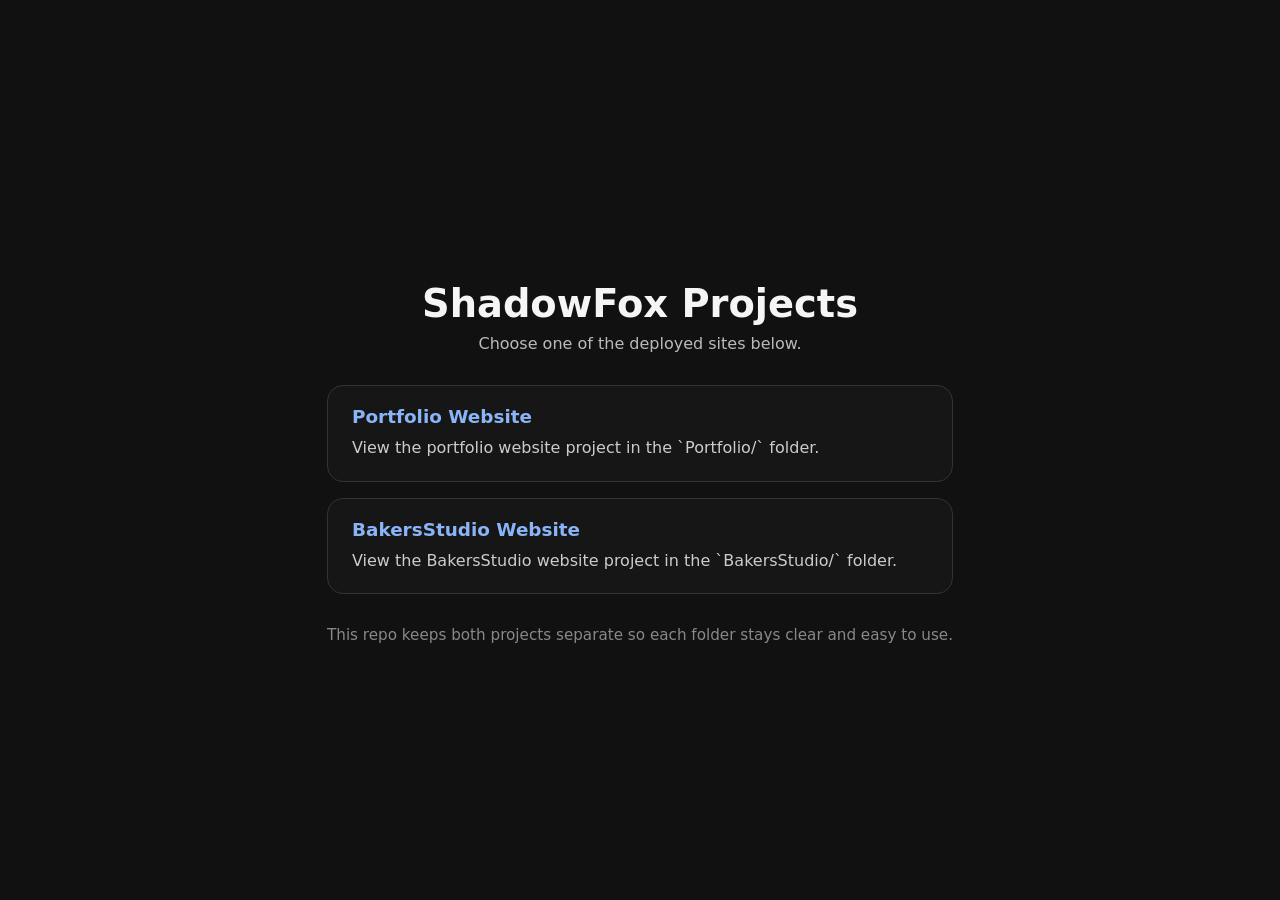
<file: index.html>
﻿<!DOCTYPE html>
<html lang="en">
<head>
  <meta charset="UTF-8">
  <meta name="viewport" content="width=device-width, initial-scale=1.0">
  <title>ShadowFox Projects</title>
  <style>
    body { margin:0; font-family:system-ui, sans-serif; display:flex; align-items:center; justify-content:center; min-height:100vh; background:#111; color:#f5f5f5; }
    .container { text-align:center; padding:2rem; max-width:640px; }
    h1 { margin-bottom:0.5rem; font-size:clamp(2rem, 3vw, 3rem); }
    p { color:#bbb; margin:0 0 2rem; }
    .links { display:grid; gap:1rem; }
    .link-card { background:#161616; border:1px solid #333; border-radius:16px; padding:1.25rem 1.5rem; text-align:left; transition:transform .2s ease, border-color .2s ease; }
    .link-card:hover { transform:translateY(-3px); border-color:#4f8cff; }
    .link-card a { color:#8ab4f8; text-decoration:none; font-size:1.15rem; font-weight:600; }
    .link-card p { margin:0.5rem 0 0; color:#ccc; line-height:1.6; }
    .note { margin-top:2rem; color:#888; font-size:0.95rem; }
  </style>
</head>
<body>
  <div class="container">
    <h1>ShadowFox Projects</h1>
    <p>Choose one of the deployed sites below.</p>
    <div class="links">
      <div class="link-card">
        <a href="/ShadowFox/Portfolio/" target="_blank" rel="noopener">Portfolio Website</a>
        <p>View the portfolio website project in the `Portfolio/` folder.</p>
      </div>
      <div class="link-card">
        <a href="/ShadowFox/BakersStudio/" target="_blank" rel="noopener">BakersStudio Website</a>
        <p>View the BakersStudio website project in the `BakersStudio/` folder.</p>
      </div>
    </div>
    <div class="note">This repo keeps both projects separate so each folder stays clear and easy to use.</div>
  </div>
</body>
</html>
</file>
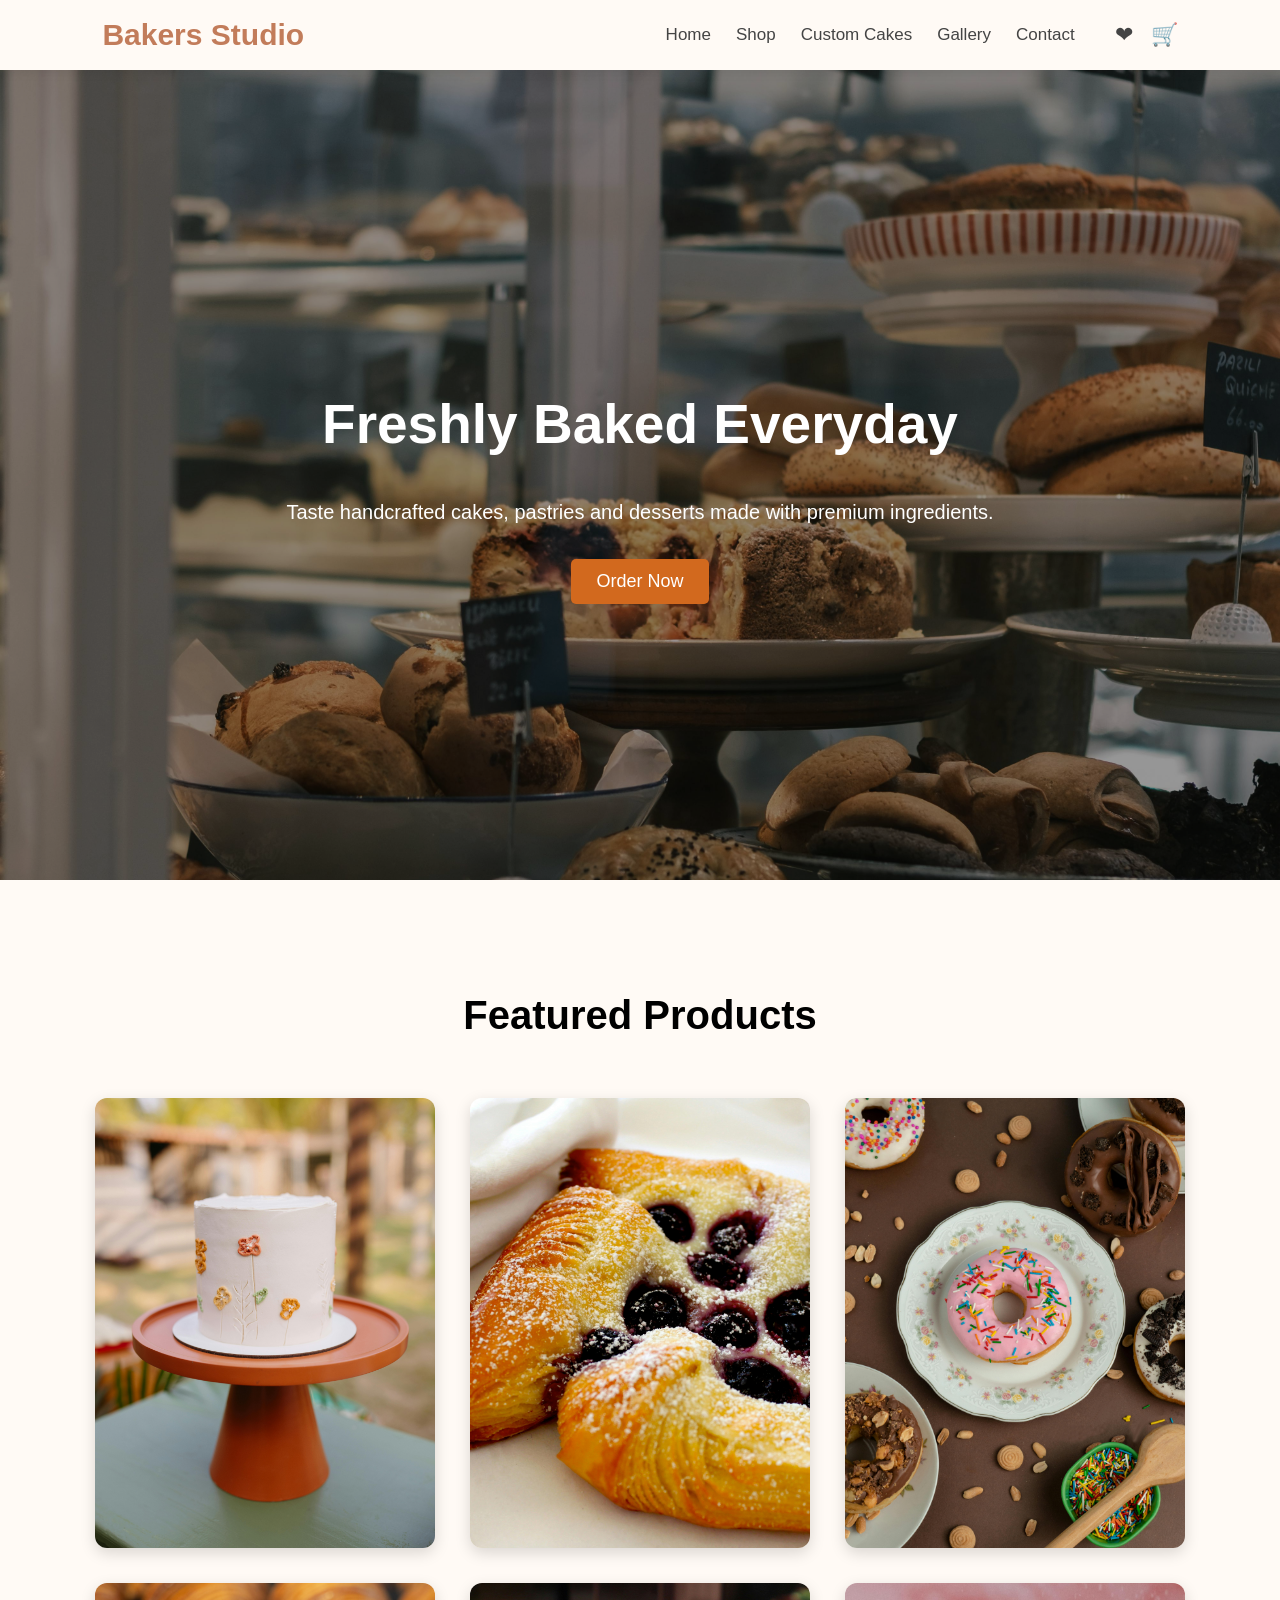
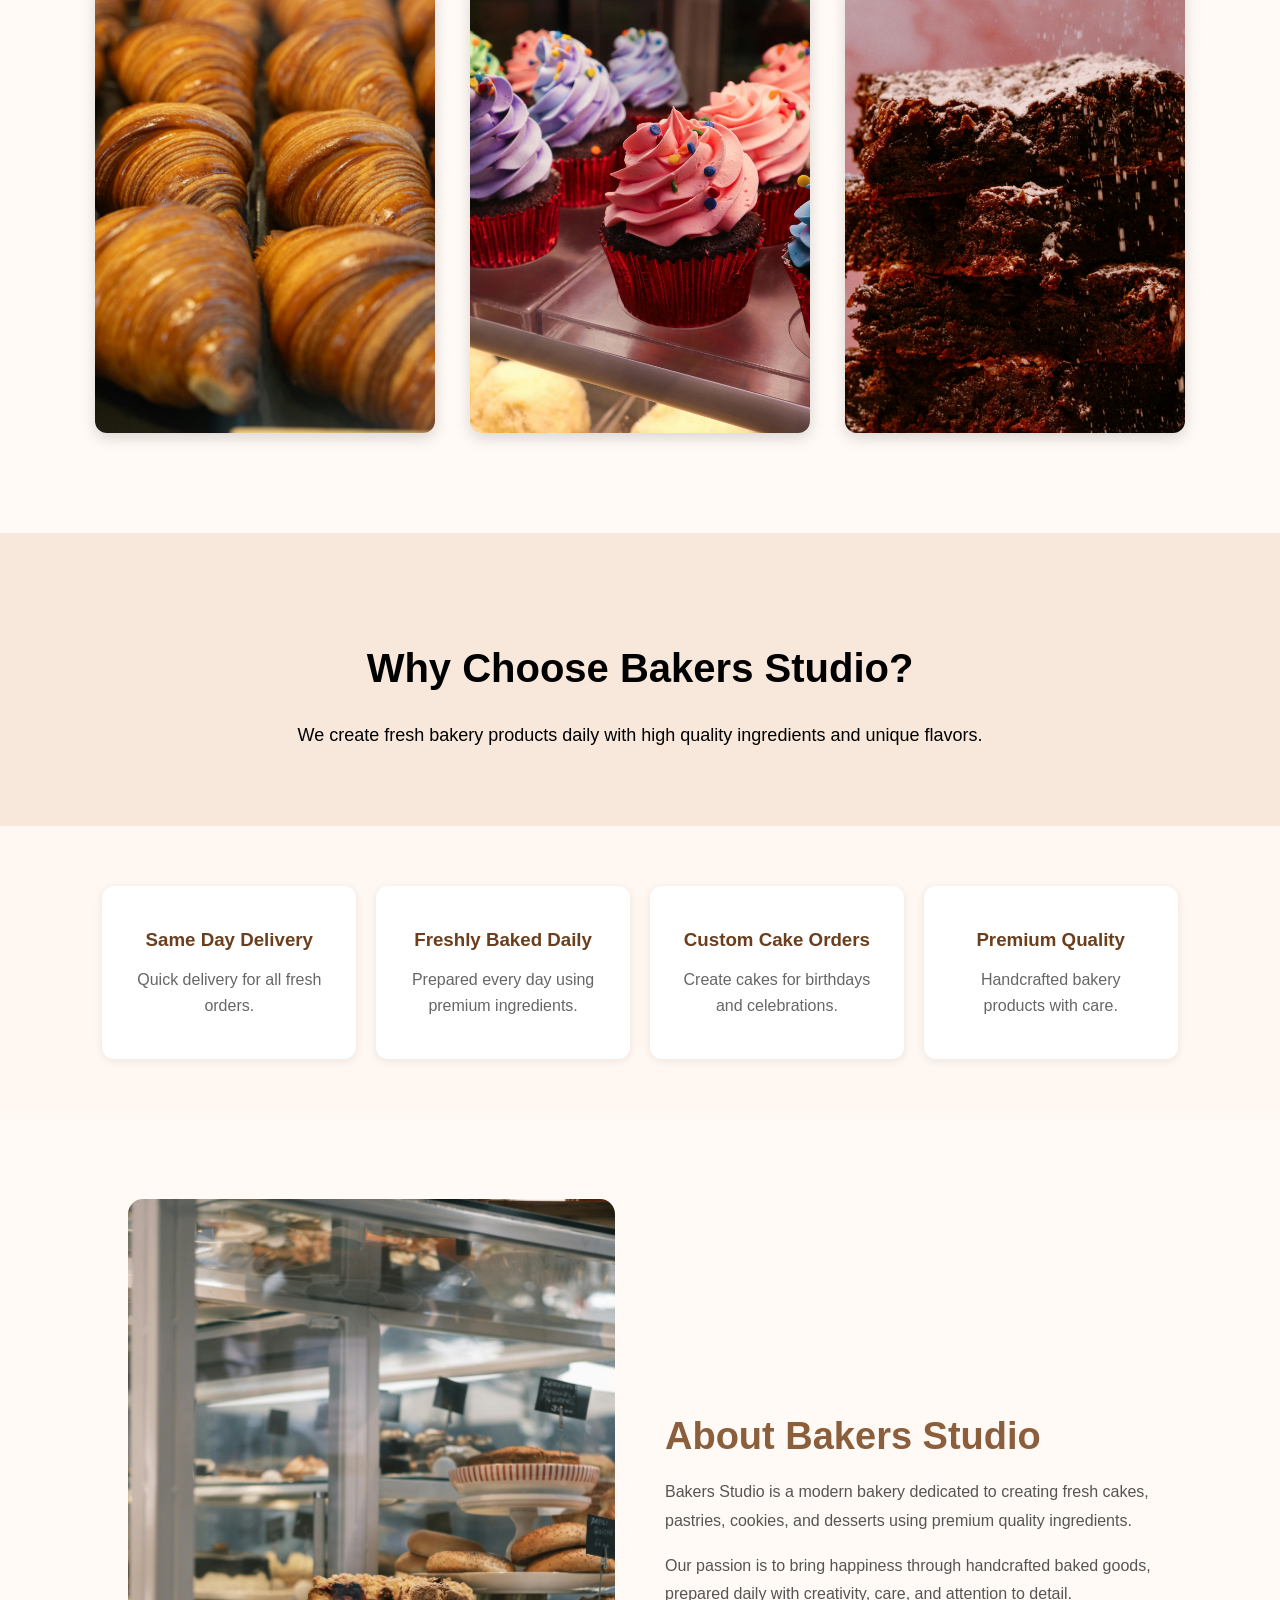
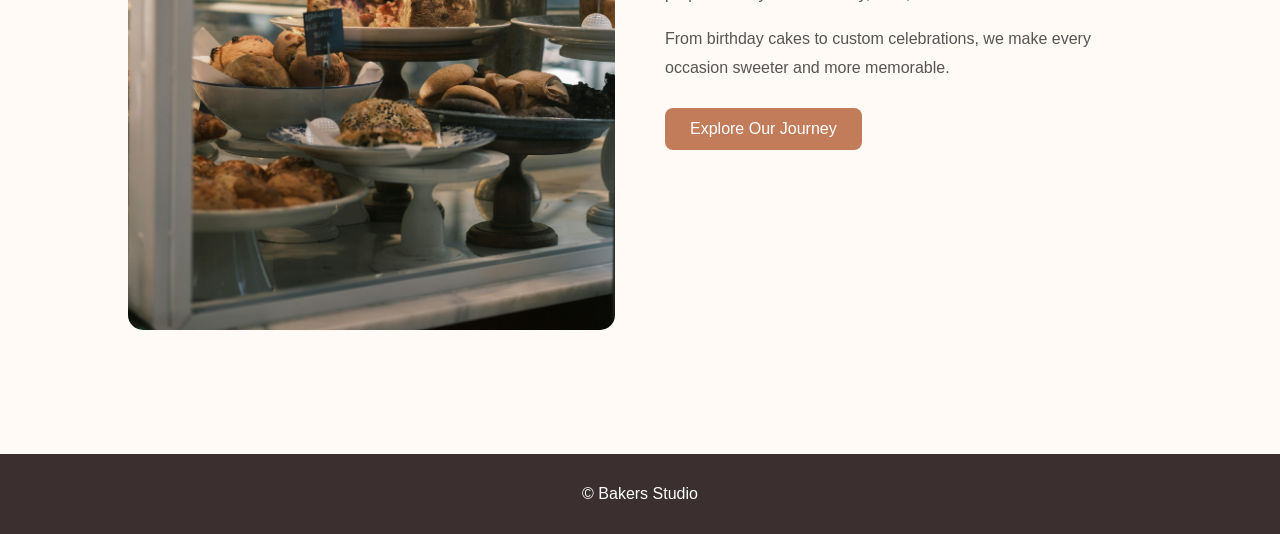
<file: BakersStudio/index.html>
<!DOCTYPE html>
<html>

<head>
<meta name="viewport" content="width=device-width, initial-scale=1.0">
    <title>Bakers Studio</title>
    <link rel="stylesheet" href="style.css">
    <link rel="stylesheet" href="https://cdnjs.cloudflare.com/ajax/libs/font-awesome/6.5.1/css/all.min.css">
</head>

<body>

<header>

    <div class="logo">
        Bakers Studio
    </div>

    <nav>

        <a href="index.html">Home</a>

        <a href="products.html">Shop</a>

        <a href="customcake.html">Custom Cakes</a>

        <a href="gallery.html">Gallery</a>

        <a href="contact.html">Contact</a>

        <div class="nav-icons">

            <a href="wishlist.html">
                ❤
            </a>

            <a href="cart.html">
                🛒
            </a>

        </div>

    </nav>

</header>

<section class="hero">

    <div class="overlay">

        <h1>Freshly Baked Everyday</h1>

        <p>
            Taste handcrafted cakes, pastries and desserts
            made with premium ingredients.
        </p>

        <a href="contact.html" class="btn">Order Now</a>

    </div>

</section>

<section class="products">

    <h2>Featured Products</h2>

    <div class="product-container">

        <div class="card">
            <img src="images/cake.jpg">
            <h3>Chocolate Cake</h3>
            <p>Soft rich chocolate layered cake.</p>
        </div>

        <div class="card">
            <img src="images/Pastry.jpg">
            <h3>Cheese Pastry</h3>
            <p>Fresh creamy cheese pastries.</p>
        </div>

        <div class="card">
            <img src="images/Donut.jpg">
            <h3>Classic Donuts</h3>
            <p>Fresh glazed donuts every day.</p>
        </div>

        <div class="card">
            <img src="images/croissant.jpg">
            <h3>Butter Croissant</h3>
            <p>Fresh flaky french croissants.</p>
        </div>

        <div class="card">
            <img src="images/cupcake.jpg">
            <h3>Vanilla Cupcakes</h3>
            <p>Soft cupcakes with creamy frosting.</p>
        </div>

        <div class="card">
            <img src="images/brownie.jpg">
            <h3>Chocolate Brownies</h3>
            <p>Rich fudgy brownies with chocolate chips.</p>
        </div>

    </div>

</section>

<section class="about-section">

    <h2>Why Choose Bakers Studio?</h2>

    <p>
        We create fresh bakery products daily with
        high quality ingredients and unique flavors.
    </p>

</section>

<section class="features">

    <div class="feature-box">
        <h3>Same Day Delivery</h3>
        <p>Quick delivery for all fresh orders.</p>
    </div>

    <div class="feature-box">
        <h3>Freshly Baked Daily</h3>
        <p>Prepared every day using premium ingredients.</p>
    </div>

    <div class="feature-box">
        <h3>Custom Cake Orders</h3>
        <p>Create cakes for birthdays and celebrations.</p>
    </div>

    <div class="feature-box">
        <h3>Premium Quality</h3>
        <p>Handcrafted bakery products with care.</p>
    </div>

</section>

<section class="home-about">

    <div class="home-about-image">
        <img src="images/about.jpg" alt="Bakery">
    </div>

    <div class="home-about-content">

        <h2>About Bakers Studio</h2>

        <p>
            Bakers Studio is a modern bakery dedicated to creating fresh cakes,
            pastries, cookies, and desserts using premium quality ingredients.
        </p>

        <p>
            Our passion is to bring happiness through handcrafted baked goods,
            prepared daily with creativity, care, and attention to detail.
        </p>

        <p>
            From birthday cakes to custom celebrations, we make every occasion
            sweeter and more memorable.
        </p>

        <a href="about.html" class="about-btn">
    Explore Our Journey
</a>

    </div>

</section>

<footer>

    <p>© Bakers Studio</p>

</footer>

<script src="script.js"></script>

</body>
</html>
</file>
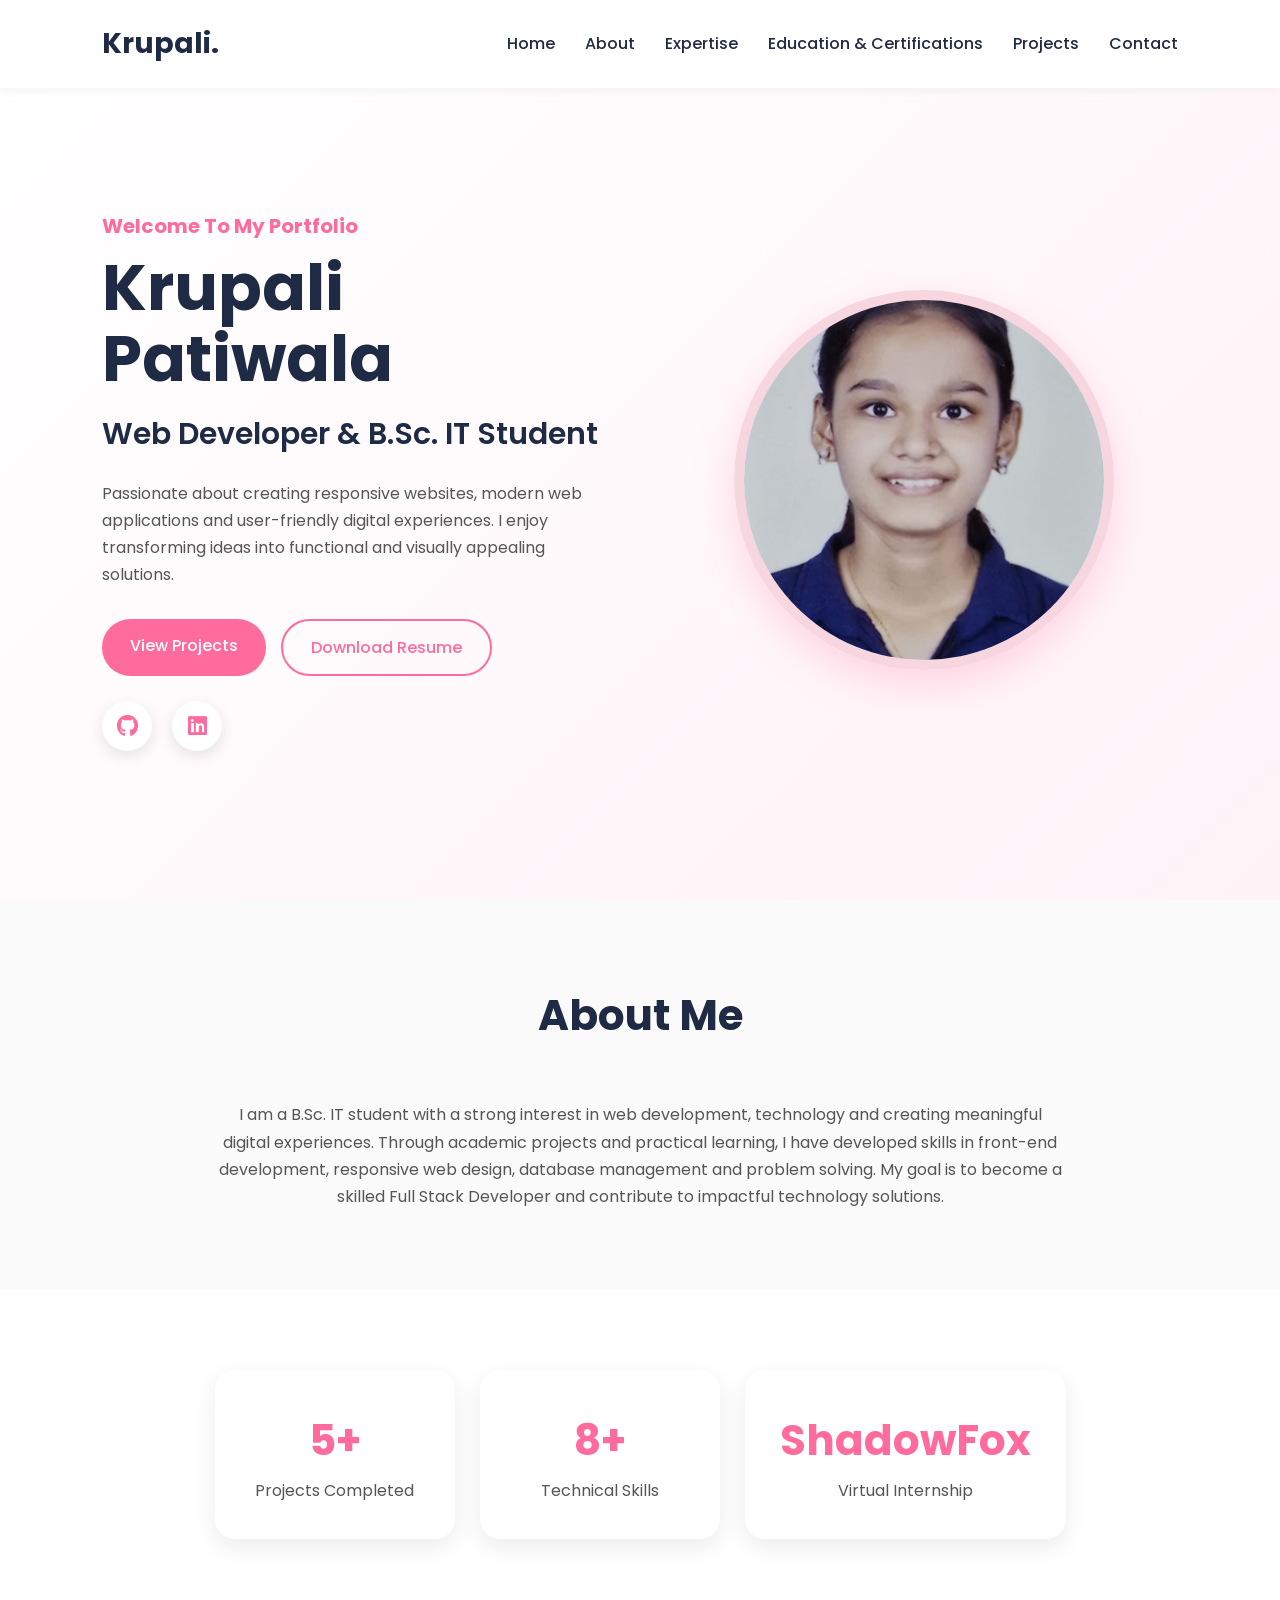
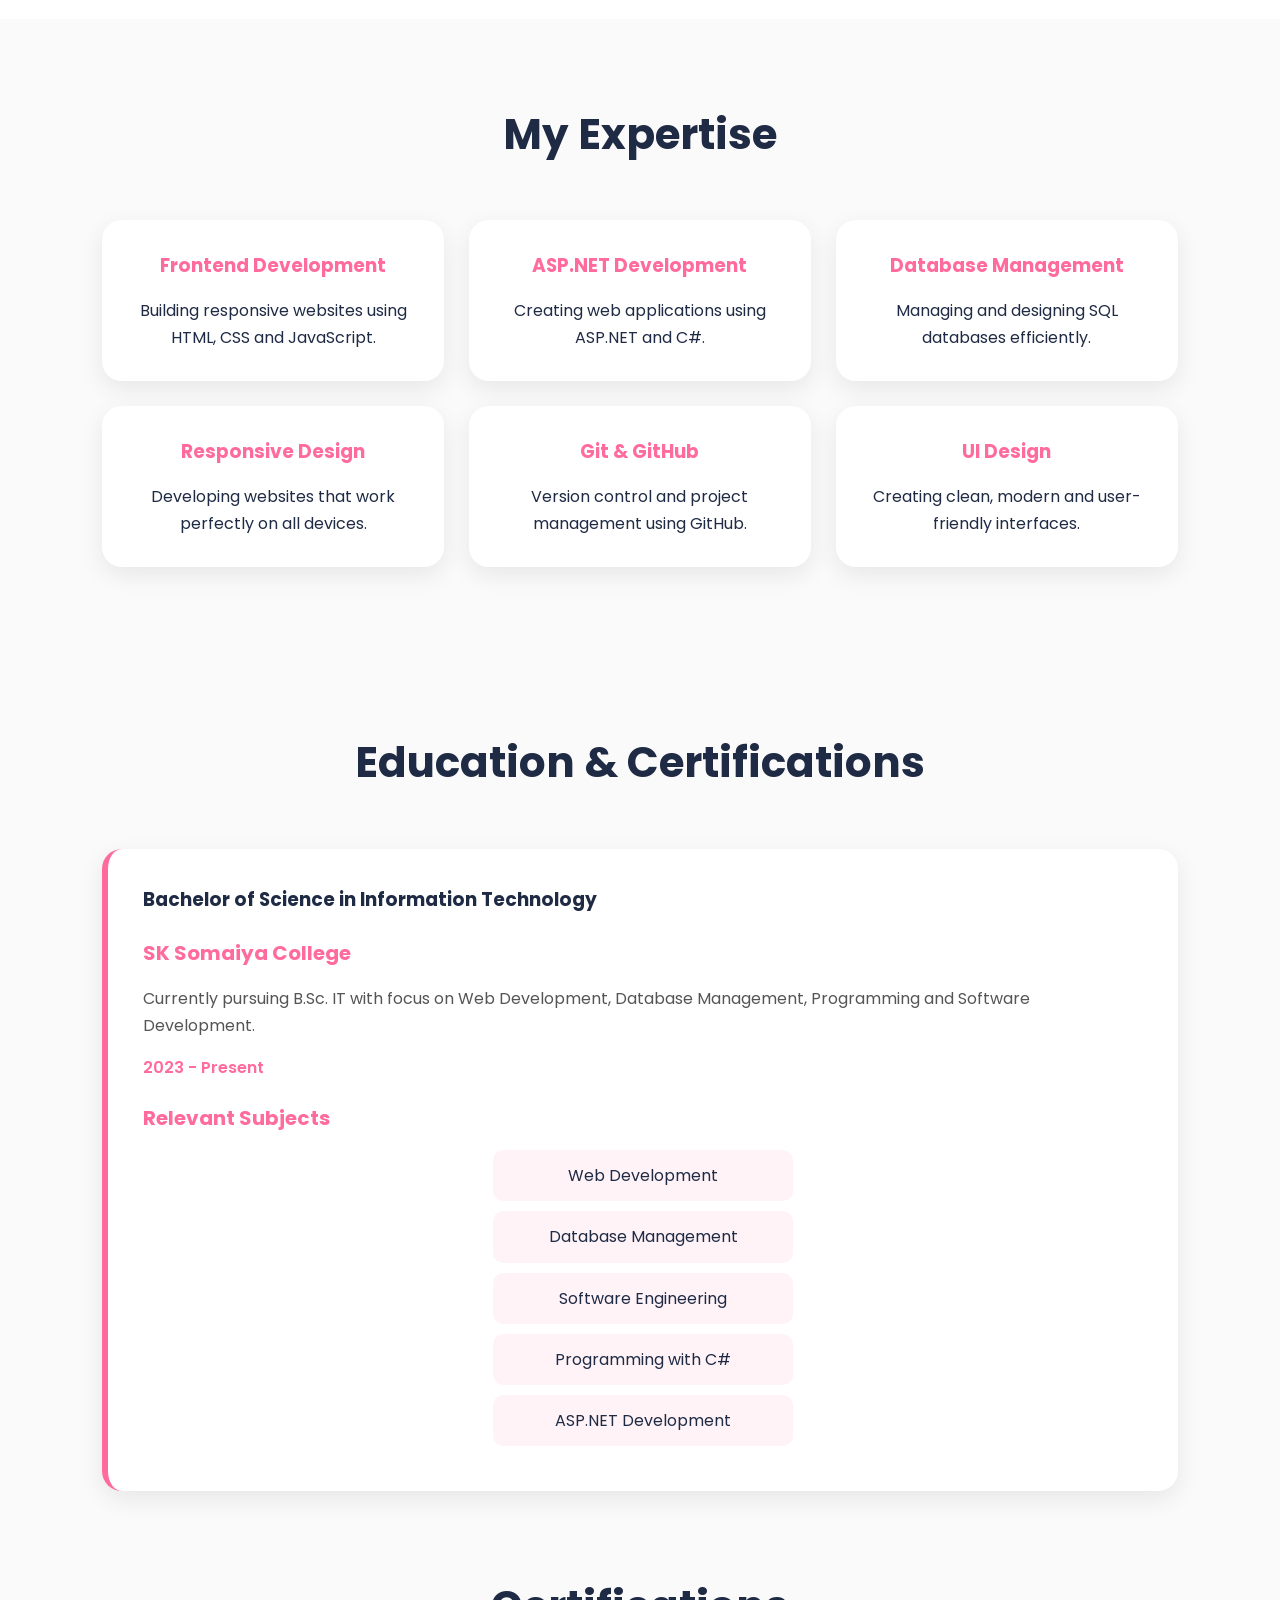
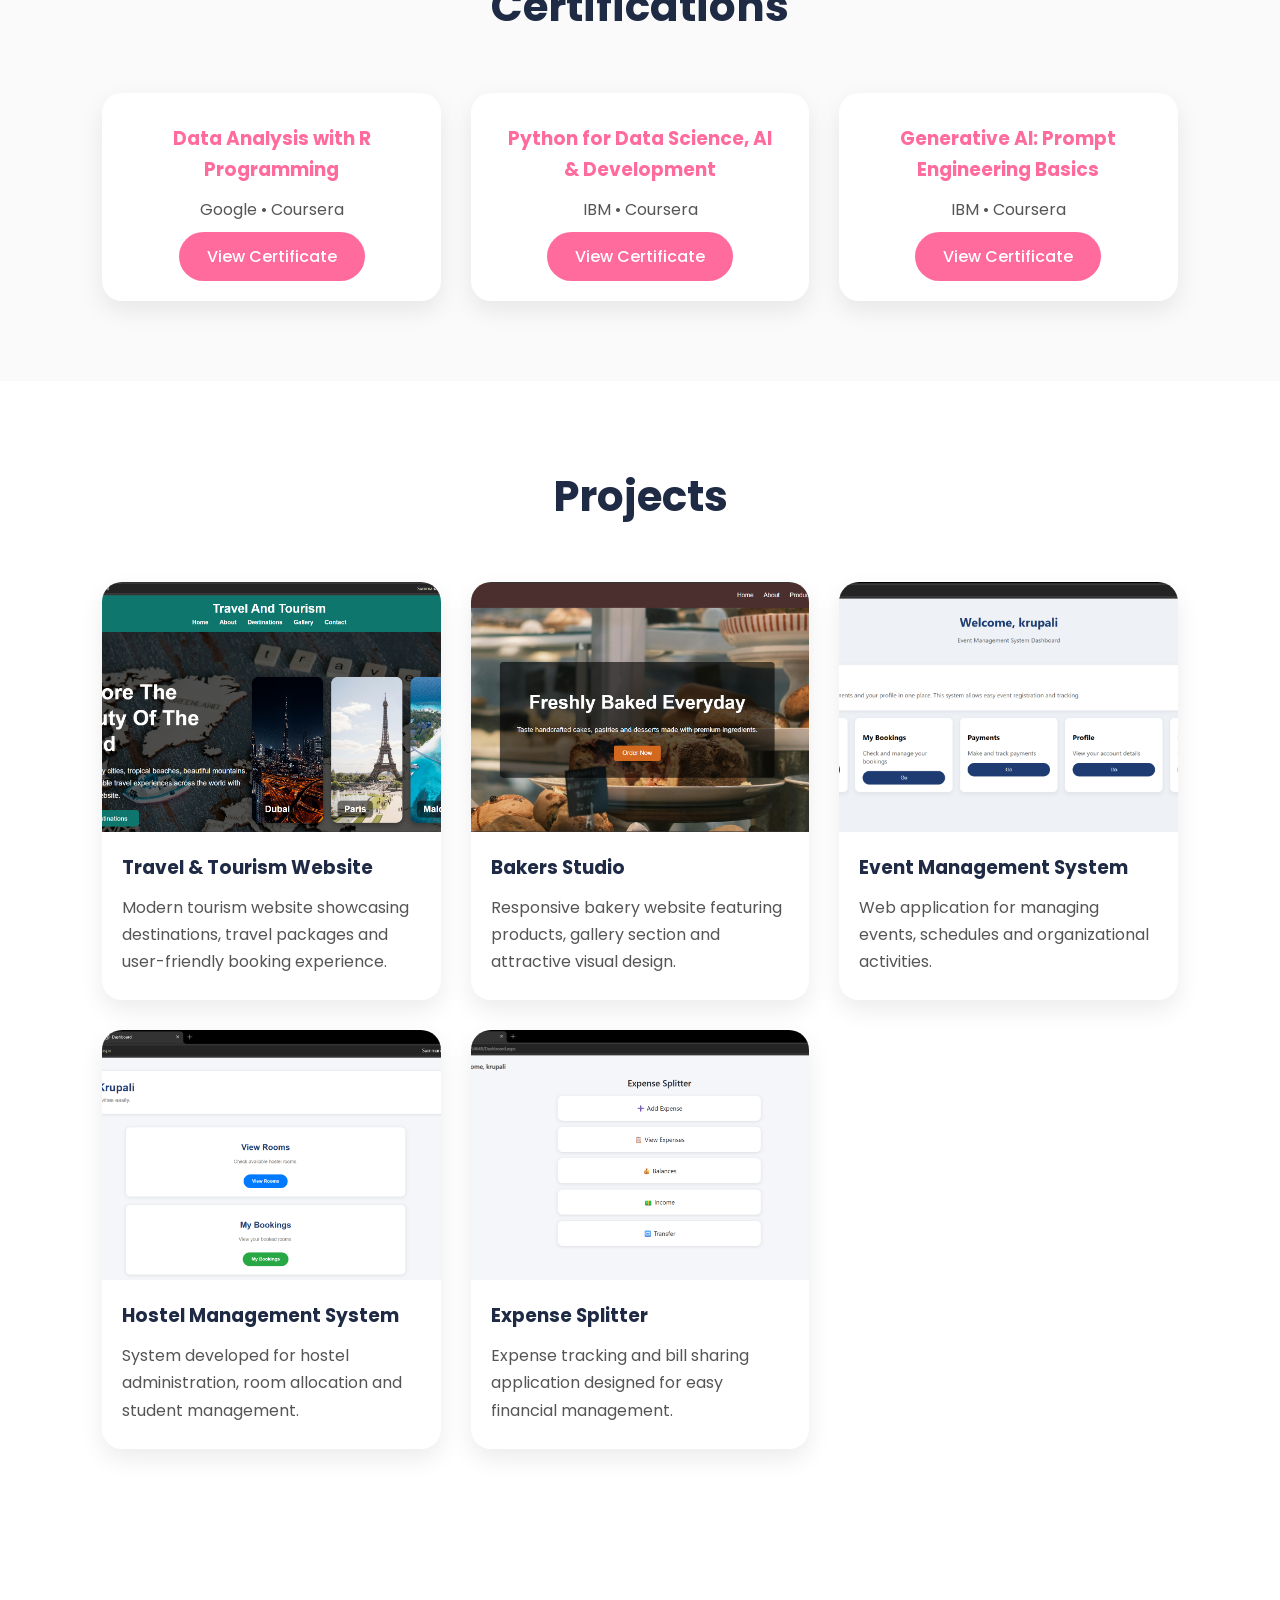
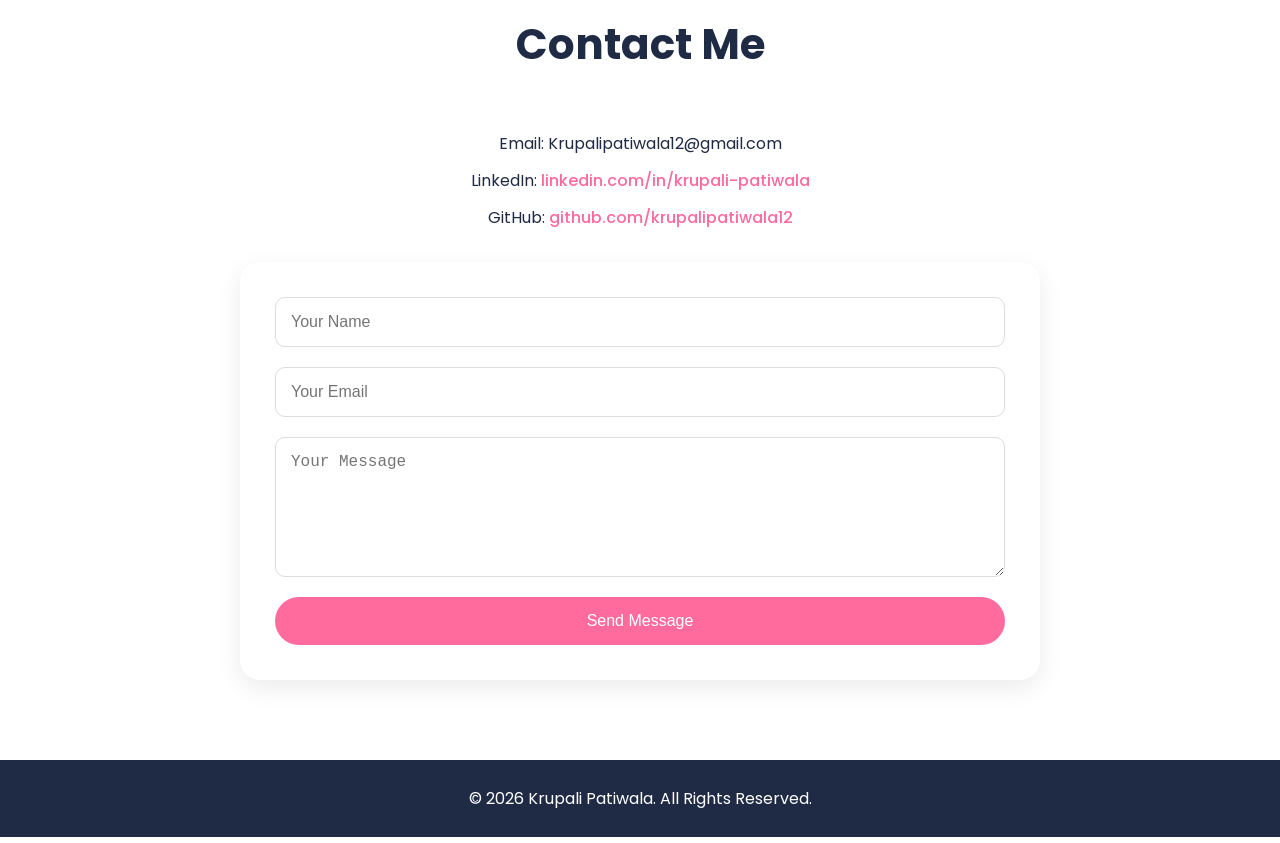
<file: Portfolio/index.html>
<!DOCTYPE html>
<html lang="en">

<head>
    <meta charset="UTF-8">
    <meta name="viewport" content="width=device-width, initial-scale=1.0">
    <title>Krupali Patiwala | Portfolio</title>

    <link rel="stylesheet" href="style.css">

    <link href="https://fonts.googleapis.com/css2?family=Poppins:wght@300;400;500;600;700&display=swap"
        rel="stylesheet">
    <link rel="stylesheet" href="https://cdnjs.cloudflare.com/ajax/libs/font-awesome/6.5.1/css/all.min.css">    
</head>

<body>

    <nav>
        <div class="logo">Krupali.</div>

        <ul class="nav-links">
    <li><a href="#home">Home</a></li>
    <li><a href="#about">About</a></li>
    <li><a href="#skills">Expertise</a></li>
    <li><a href="#education">Education & Certifications</a></li>
    <li><a href="#projects">Projects</a></li>
    <li><a href="#contact">Contact</a></li>
</ul>
    </nav>

    

    <section class="hero" id="home">

        <div class="hero-text">

            <h3>Welcome To My Portfolio</h3>

            <h1>Krupali Patiwala</h1>

            <h2>Web Developer & B.Sc. IT Student</h2>

            <p>
                Passionate about creating responsive websites,
                modern web applications and user-friendly digital experiences.
                I enjoy transforming ideas into functional and visually appealing solutions.
            </p>

          <div class="hero-buttons">

    <a href="#projects" class="btn">
        View Projects
    </a>

    <a href="resume/resume.pdf" class="btn-outline">
        Download Resume
    </a>

</div>

<div class="social-icons">

    <a href="https://github.com/krupalipatiwala12" target="_blank">
        <i class="fab fa-github"></i>
    </a>

    <a href="https://www.linkedin.com/in/krupali-patiwala" target="_blank">
        <i class="fab fa-linkedin"></i>
    </a>

</div>

        </div>

        <div class="hero-image">
            <img src="images/profile.jpg" alt="Profile Photo">
        </div>

    </section>

    

    <section class="about" id="about">

        <div class="section-title">
            <h2>About Me</h2>
        </div>

        <div class="about-content">

            <p>
                I am a B.Sc. IT student with a strong interest in web development,
                technology and creating meaningful digital experiences.

                Through academic projects and practical learning,
                I have developed skills in front-end development,
                responsive web design, database management and problem solving.

                My goal is to become a skilled Full Stack Developer and
                contribute to impactful technology solutions.
            </p>

        </div>

    </section>

    

    <section class="stats">

        <div class="stat-box">
            <h2>5+</h2>
            <p>Projects Completed</p>
        </div>

        <div class="stat-box">
            <h2>8+</h2>
            <p>Technical Skills</p>
        </div>

        <div class="stat-box">
            <h2>ShadowFox</h2>
            <p>Virtual Internship</p>
        </div>

    </section>

    <section class="expertise" id="skills">

    <div class="section-title">
        <h2>My Expertise</h2>
    </div>

    <div class="expertise-grid">

        <div class="expertise-card">
            <h3>Frontend Development</h3>
            <p>Building responsive websites using HTML, CSS and JavaScript.</p>
        </div>

        <div class="expertise-card">
            <h3>ASP.NET Development</h3>
            <p>Creating web applications using ASP.NET and C#.</p>
        </div>

        <div class="expertise-card">
            <h3>Database Management</h3>
            <p>Managing and designing SQL databases efficiently.</p>
        </div>

        <div class="expertise-card">
            <h3>Responsive Design</h3>
            <p>Developing websites that work perfectly on all devices.</p>
        </div>

        <div class="expertise-card">
            <h3>Git & GitHub</h3>
            <p>Version control and project management using GitHub.</p>
        </div>

        <div class="expertise-card">
            <h3>UI Design</h3>
            <p>Creating clean, modern and user-friendly interfaces.</p>
        </div>

    </div>

</section>

<section class="education" id="education">

    <div class="section-title">
        <h2>Education & Certifications</h2>
    </div>

    <div class="education-card">

        <h3>Bachelor of Science in Information Technology</h3>

        <h4>SK Somaiya College</h4>

        <p>
            Currently pursuing B.Sc. IT with focus on
            Web Development, Database Management,
            Programming and Software Development.
        </p>

        <span>2023 - Present</span>

        <h4 class="subject-heading">Relevant Subjects</h4>

        <ul class="subjects-list">
            <li>Web Development</li>
            <li>Database Management</li>
            <li>Software Engineering</li>
            <li>Programming with C#</li>
            <li>ASP.NET Development</li>
        </ul>

    </div>

    <div class="section-title certificate-title">
        <h2>Certifications</h2>
    </div>

    <div class="certificate-container">

        <div class="certificate-card">
            <h3>Data Analysis with R Programming</h3>
            <p>Google • Coursera</p>
            <a href="certificate/Data-Analysis-with-R-Programming.pdf"
               target="_blank"
               class="btn">
               View Certificate
            </a>
        </div>

        <div class="certificate-card">
            <h3>Python for Data Science, AI & Development</h3>
            <p>IBM • Coursera</p>
            <a href="certificate/Python-for-Data-Science-AI-and-Development.pdf"
               target="_blank"
               class="btn">
               View Certificate
            </a>
        </div>

        <div class="certificate-card">
            <h3>Generative AI: Prompt Engineering Basics</h3>
            <p>IBM • Coursera</p>
            <a href="certificate/Generative-AI-Prompt-Engineering-Basics.pdf"
               target="_blank"
               class="btn">
               View Certificate
            </a>
        </div>

    </div>

</section>

    <section class="projects" id="projects">

        <div class="section-title">
            <h2>Projects</h2>
        </div>

        <div class="project-container">

            <div class="project-card">

                <img src="images/travel-tourism.png" alt="Travel & Tourism">

                <h3>Travel & Tourism Website</h3>

                <p>
                    Modern tourism website showcasing destinations,
                    travel packages and user-friendly booking experience.
                </p>

            </div>

            <div class="project-card">

                <img src="images/bakers-studio.png" alt="Bakers Studio">

                <h3>Bakers Studio</h3>

                <p>
                    Responsive bakery website featuring products,
                    gallery section and attractive visual design.
                </p>

            </div>

            <div class="project-card">

                <img src="images/event-management.png" alt="Event Management">

                <h3>Event Management System</h3>

                <p>
                    Web application for managing events,
                    schedules and organizational activities.
                </p>

            </div>

            <div class="project-card">

                <img src="images/hostel-management.png" alt="Hostel Management">

                <h3>Hostel Management System</h3>

                <p>
                    System developed for hostel administration,
                    room allocation and student management.
                </p>

            </div>

            <div class="project-card">

                <img src="images/Expense-Splitter.png" alt="Expense Splitter">

                <h3>Expense Splitter</h3>

                <p>
                    Expense tracking and bill sharing application
                    designed for easy financial management.
                </p>

            </div>

        </div>

    </section>



    <section class="contact" id="contact">

        <div class="section-title">
            <h2>Contact Me</h2>
        </div>

        <div class="contact-container">

            <div class="contact-info">

                <p>Email: Krupalipatiwala12@gmail.com</p>

                <p>LinkedIn:
                <a href="https://www.linkedin.com/in/krupali-patiwala" target="_blank">
                linkedin.com/in/krupali-patiwala
        </a>
                </p>

                <p>GitHub:
                <a href="https://github.com/krupalipatiwala12" target="_blank">
                github.com/krupalipatiwala12
        </a>
           </p>

            </div>

            <form>

                <input type="text" placeholder="Your Name" required>

                <input type="email" placeholder="Your Email" required>

                <textarea rows="6" placeholder="Your Message"></textarea>

                <button type="submit">
                    Send Message
                </button>

            </form>
       <p id="success-message">
          Message Sent Successfully 
      </p>
        </div>

    </section>

    

    <footer>

        <p>
            © 2026 Krupali Patiwala. All Rights Reserved.
        </p>

    </footer>

    <script src="script.js"></script>

</body>

</html>
</file>
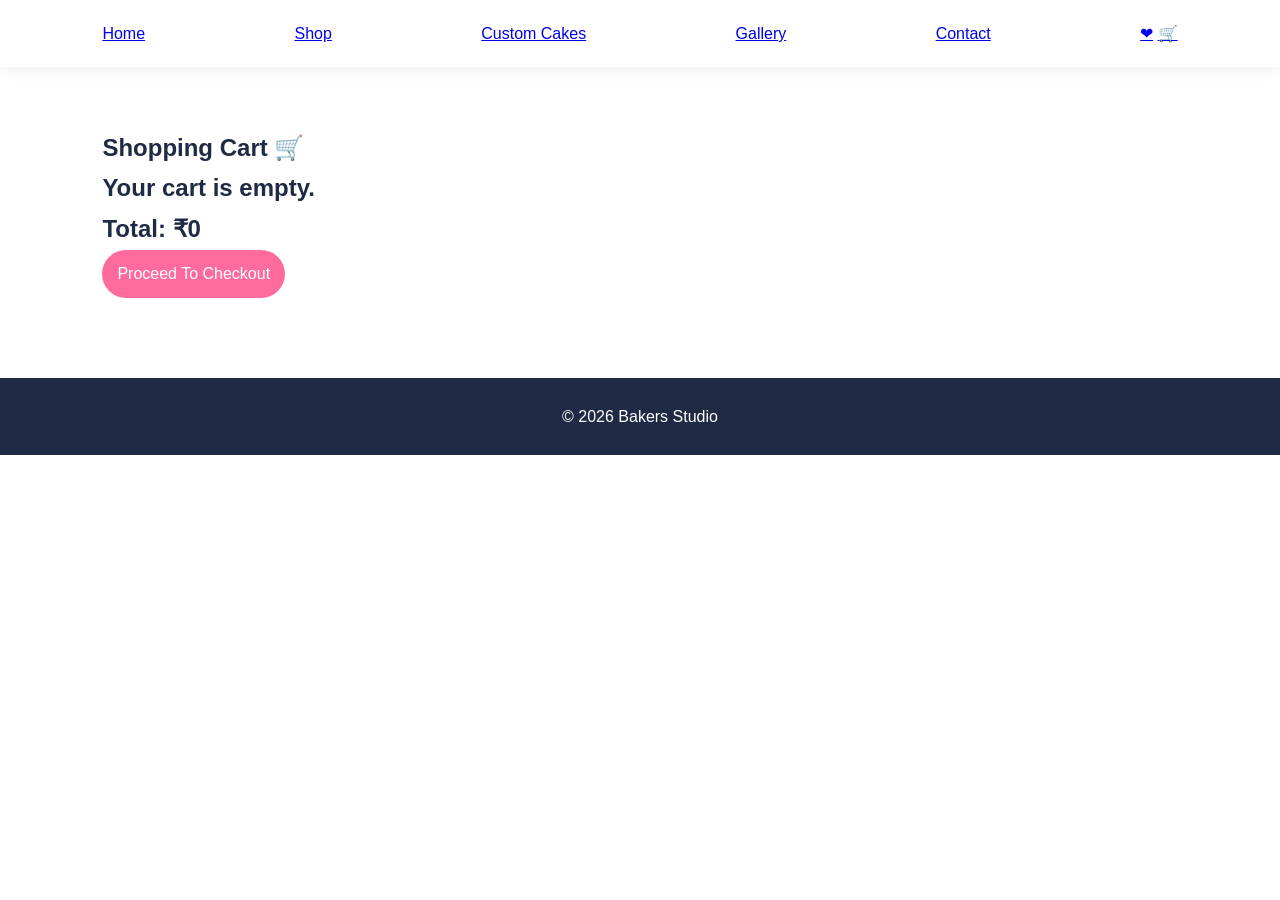
<file: cart.html>
<!DOCTYPE html>
<html>

<head>
    <meta name="viewport" content="width=device-width, initial-scale=1.0">
    <title>Cart - Bakers Studio</title>
    <link rel="stylesheet" href="style.css">
</head>

<body>

<header>

    <div class="logo">
        Bakers Studio
    </div>

    <nav>
        <a href="index.html">Home</a>
        <a href="products.html">Shop</a>
        <a href="customcake.html">Custom Cakes</a>
        <a href="gallery.html">Gallery</a>
        <a href="contact.html">Contact</a>

        <div class="nav-icons">
            <a href="wishlist.html">❤</a>
            <a href="cart.html">🛒</a>
        </div>
    </nav>

</header>

<section class="cart-page">

    <h1>Shopping Cart 🛒</h1>

    <div id="cart-items" class="cart-container"></div>

    <div class="cart-total">
        <h2 id="total-price">Total: ₹0</h2>

        <button class="checkout-btn"
        onclick="window.location.href='checkout.html'">

            Proceed To Checkout

        </button>
    </div>

</section>

<footer>

    <p>© 2026 Bakers Studio</p>

</footer>

<script>


let cart = JSON.parse(localStorage.getItem("cart")) || [];
let container = document.getElementById("cart-items");

let total = 0;


function renderCart() {

    container.innerHTML = "";
    total = 0;

    if (cart.length === 0) {
        container.innerHTML = "<h2>Your cart is empty.</h2>";
        document.getElementById("total-price").innerText = "Total: ₹0";
        return;
    }

    cart.forEach(function(product, index) {

        let price = Number(product.price);
        let qty = Number(product.quantity || 1);

        total += price * qty;

        container.innerHTML += `
        <div class="cart-card">

            <img src="${product.image}" alt="${product.name}">

            <h3>${product.name}</h3>

            <p>₹${price}</p>

            <div class="quantity-box">

                <button onclick="decreaseQty(${index})">−</button>

                <span>${qty}</span>

                <button onclick="increaseQty(${index})">+</button>

            </div>

            <p>Subtotal: ₹${price * qty}</p>

            <button class="remove-btn" onclick="removeCart(${index})">
                Remove
            </button>

        </div>
        `;
    });

    document.getElementById("total-price").innerText = "Total: ₹" + total;
}


function increaseQty(index) {

    cart[index].quantity = Number(cart[index].quantity || 1) + 1;

    localStorage.setItem("cart", JSON.stringify(cart));

    renderCart();
}

function decreaseQty(index) {

    let qty = Number(cart[index].quantity || 1);

    if (qty > 1) {
        cart[index].quantity = qty - 1;
    } else {
        cart.splice(index, 1);
    }

    localStorage.setItem("cart", JSON.stringify(cart));

    renderCart();
}


function removeCart(index) {

    cart.splice(index, 1);

    localStorage.setItem("cart", JSON.stringify(cart));

    renderCart();
}

renderCart();

</script>

</body>
</html>
</file>
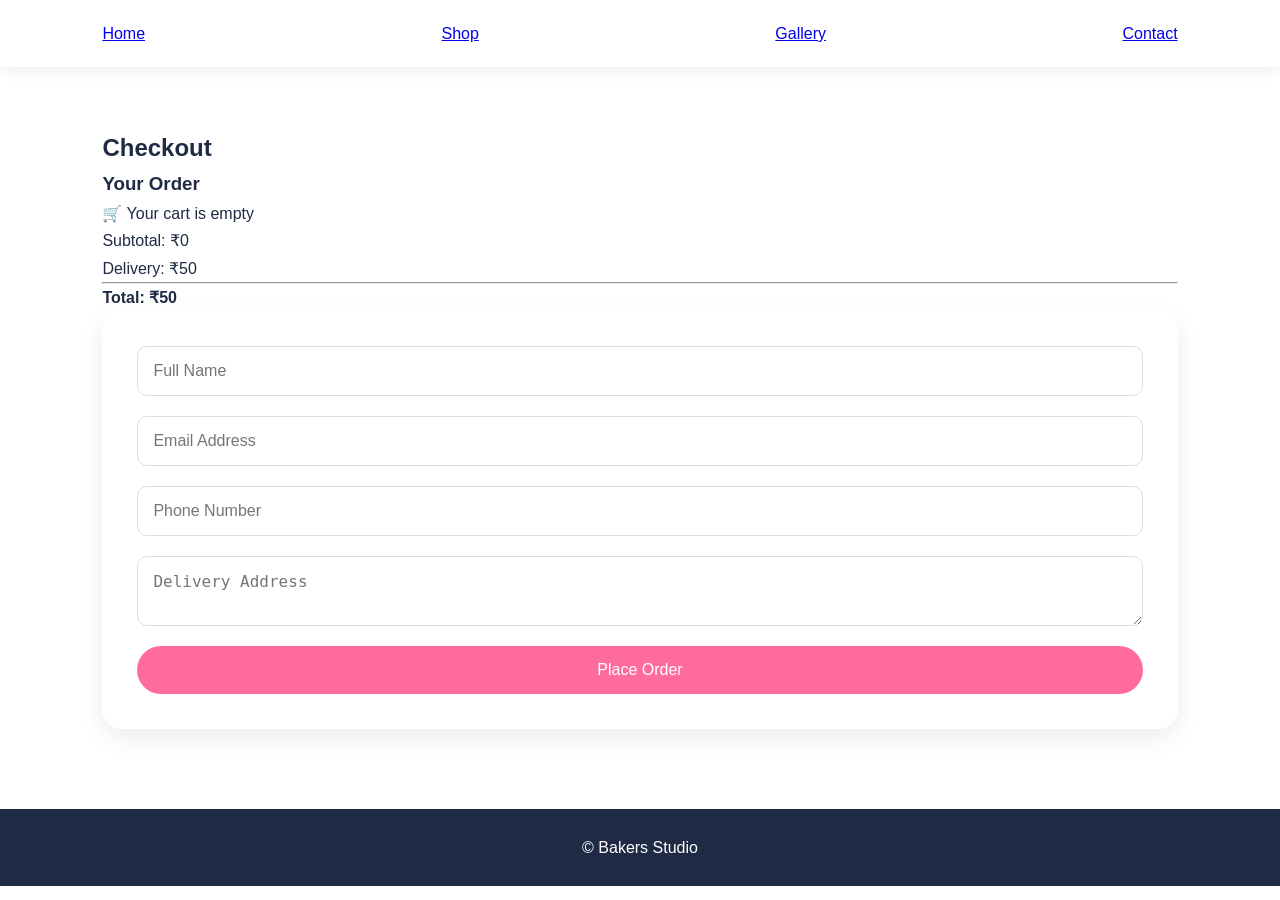
<file: checkout.html>
<!DOCTYPE html>
<html>

<head>
    <meta name="viewport" content="width=device-width, initial-scale=1.0">
    <title>Checkout - Bakers Studio</title>
    <link rel="stylesheet" href="style.css">
</head>

<body>

<header>

    <div class="logo">
        Bakers Studio
    </div>

    <nav>
        <a href="index.html">Home</a>
        <a href="products.html">Shop</a>
        <a href="gallery.html">Gallery</a>
        <a href="contact.html">Contact</a>
    </nav>

</header>

<section class="checkout-page">

    <h1>Checkout</h1>

    <div class="order-summary">

        <h3>Your Order</h3>

        <div id="cartItems"></div>

        <div class="summary-box">
            <p id="subtotal">Subtotal: ₹0</p>
            <p>Delivery: ₹50</p>
            <hr>
            <h4 id="total">Total: ₹50</h4>
        </div>

    </div>

    <form id="checkoutForm">

        <input type="text" placeholder="Full Name" required>
        <input type="email" placeholder="Email Address" required>
        <input type="tel" placeholder="Phone Number" required>
        <textarea placeholder="Delivery Address" required></textarea>

        <button type="submit">Place Order</button>

    </form>

    <h2 id="successMessage" style="display:none;"></h2>

</section>


<footer>

    <p>© Bakers Studio</p>

</footer>

<script>

let cart = JSON.parse(localStorage.getItem("cart")) || [];

let cartItemsDiv = document.getElementById("cartItems");
let subtotalText = document.getElementById("subtotal");
let totalText = document.getElementById("total");

const delivery = 50;

function renderCheckout() {

    cartItemsDiv.innerHTML = "";

    let subtotal = 0;

    if (cart.length === 0) {

        cartItemsDiv.innerHTML = "<p>🛒 Your cart is empty</p>";

        subtotalText.innerText = "Subtotal: ₹0";
        totalText.innerText = "Total: ₹50";

        return;
    }

cart.forEach(function(item){

    let price = Number(item.price);
    let quantity = Number(item.quantity);

    let itemTotal = price * quantity;

    subtotal += itemTotal;

    cartItemsDiv.innerHTML += `

    <div class="checkout-item">

        <img src="${item.image}" alt="${item.name}">

        <div class="checkout-details">

            <h4>${item.name}</h4>

            <p>Quantity: ${quantity}</p>

            <p>Price: ₹${price}</p>

            <p>Total: ₹${itemTotal}</p>

        </div>

    </div>

    `;

});

    subtotalText.innerText = "Subtotal: ₹" + subtotal;

    totalText.innerText = "Total: ₹" + (subtotal + delivery);

}

renderCheckout();

document.getElementById("checkoutForm")
.addEventListener("submit", function(e){

    e.preventDefault();

    if(cart.length === 0){

        alert("🛒 Your cart is empty!");

        return;
    }

    let totalAmount = 0;

    cart.forEach(function(item){

        totalAmount += Number(item.price) * Number(item.quantity);

    });

    totalAmount += delivery;

    localStorage.removeItem("cart");

    cart = [];

    renderCheckout();

    document.getElementById("successMessage").style.display = "block";

    document.getElementById("successMessage").innerText =
    "🎉 Order Placed Successfully! Total Paid: ₹" + totalAmount;

    this.reset();

});

</script>

</body>
</html>
</file>
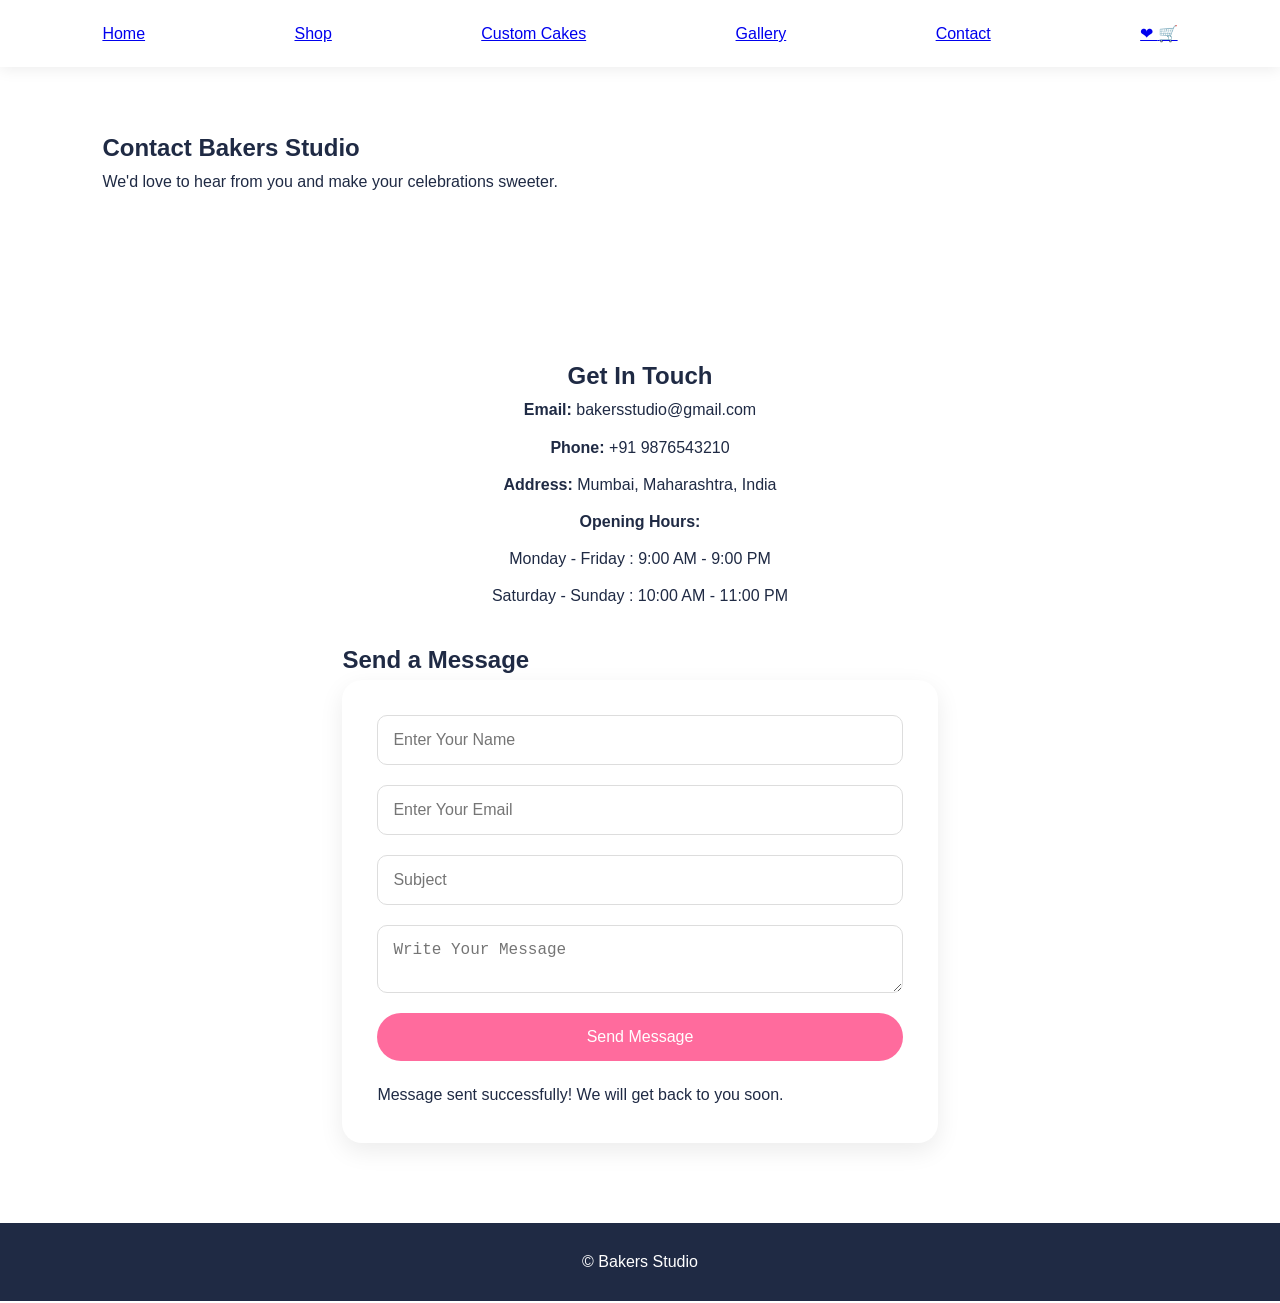
<file: contact.html>
<!DOCTYPE html>
<html>

<head>
    <meta name="viewport" content="width=device-width, initial-scale=1.0">
    <title>Contact - Bakers Studio</title>
    <link rel="stylesheet" href="style.css">
</head>

<body>

<header>

    <div class="logo">
        Bakers Studio
    </div>

    <nav>

        <a href="index.html">Home</a>

        <a href="products.html">Shop</a>

        <a href="customcake.html">Custom Cakes</a>

        <a href="gallery.html">Gallery</a>

        <a href="contact.html">Contact</a>

        <div class="nav-icons">

            <a href="wishlist.html">
                ❤
            </a>

            <a href="cart.html">
                🛒
            </a>

        </div>

    </nav>

</header>

<section class="contact-banner">

    <h1>Contact Bakers Studio</h1>

    <p>
        We'd love to hear from you and make your celebrations sweeter.
    </p>

</section>

<section class="contact-container">

    <div class="contact-info">

        <h2>Get In Touch</h2>

        <p><strong>Email:</strong> bakersstudio@gmail.com</p>

        <p><strong>Phone:</strong> +91 9876543210</p>

        <p><strong>Address:</strong> Mumbai, Maharashtra, India</p>

        <p><strong>Opening Hours:</strong></p>

        <p>Monday - Friday : 9:00 AM - 9:00 PM</p>

        <p>Saturday - Sunday : 10:00 AM - 11:00 PM</p>

    </div>

    <div class="contact-form">

        <h2>Send a Message</h2>

        <form id="contactForm" onsubmit="showMessage(event)">

    <input type="text" placeholder="Enter Your Name" required>

    <input type="email" placeholder="Enter Your Email" required>

    <input type="text" placeholder="Subject" required>

    <textarea placeholder="Write Your Message" required></textarea>

    <button type="submit">Send Message</button>

    <p id="contactSuccess" class="success-message">
        Message sent successfully! We will get back to you soon.
    </p>

</form>

    </div>

</section>

<footer>

    <p>© Bakers Studio</p>

</footer>
<script>
function showMessage(event){
    event.preventDefault();

    document.getElementById("contactSuccess").style.display = "block";

    document.getElementById("contactForm").reset();
}
</script>
</body>
</html>
</file>
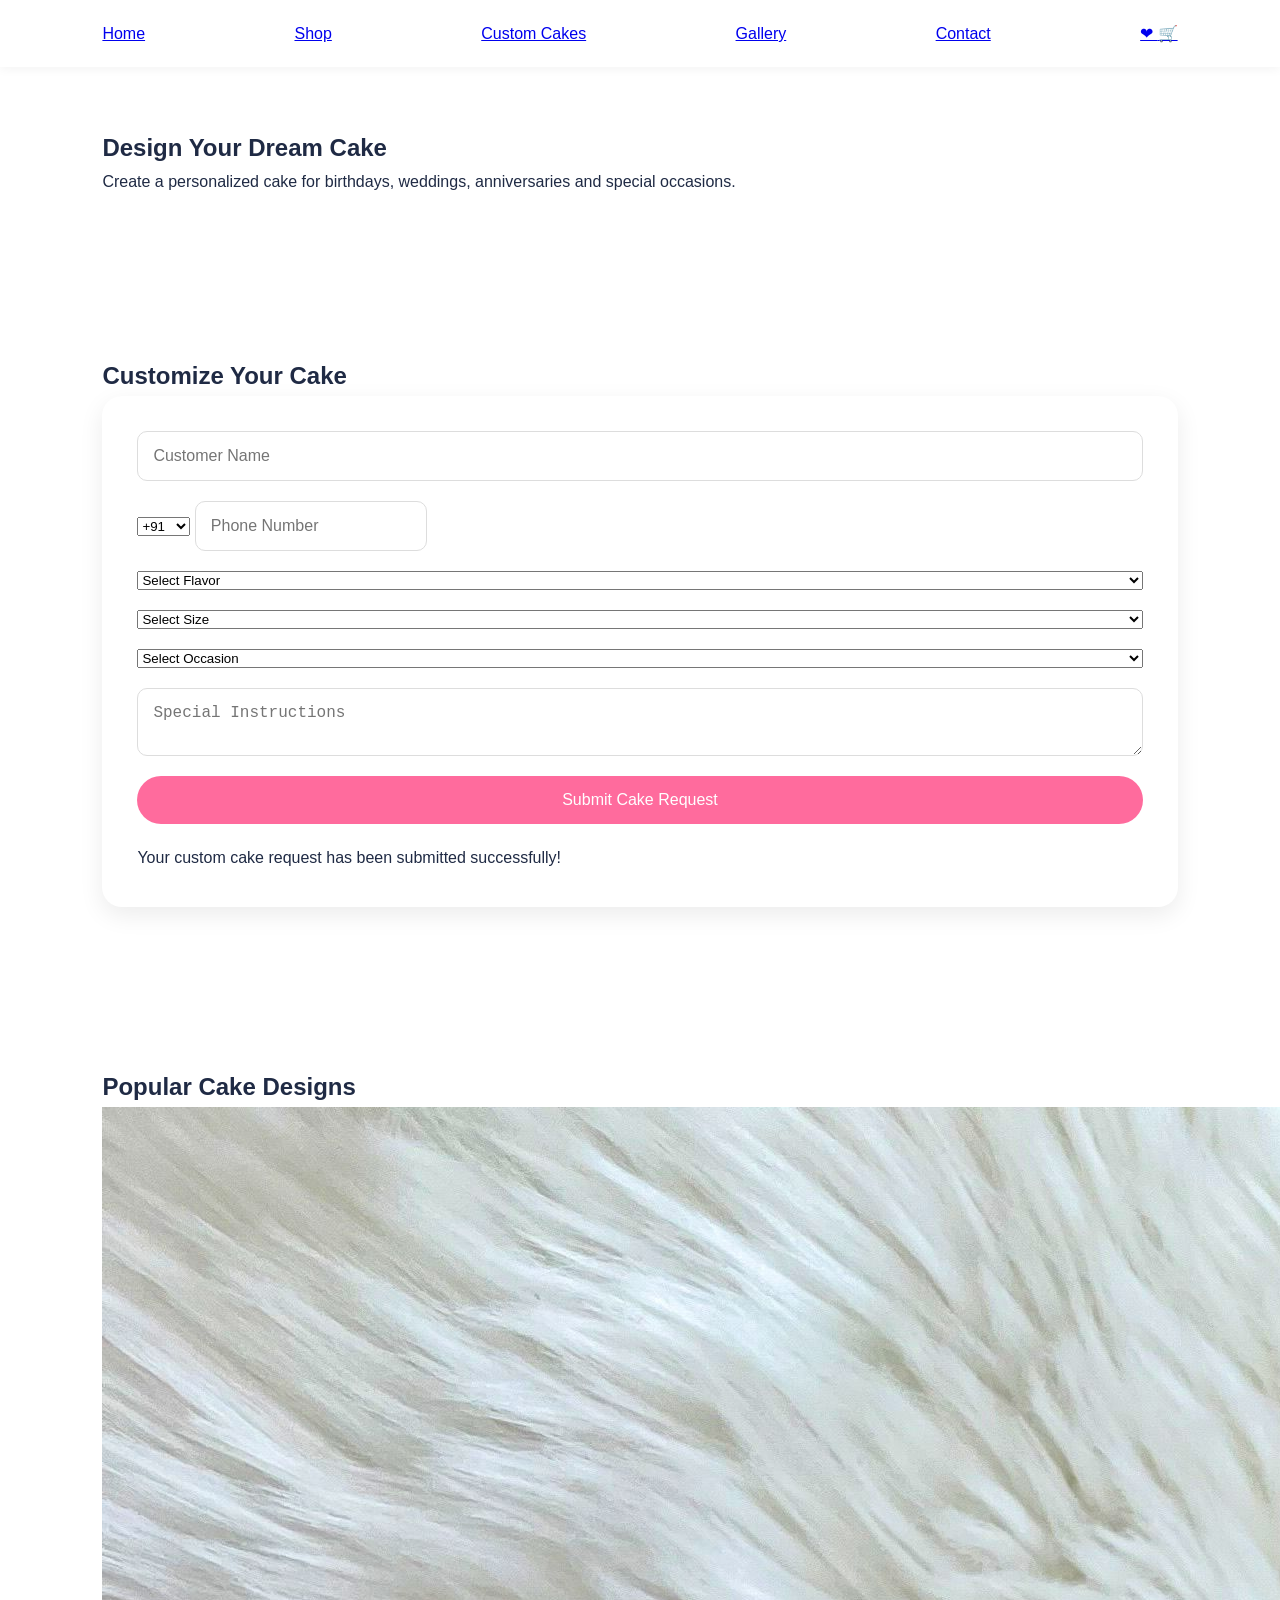
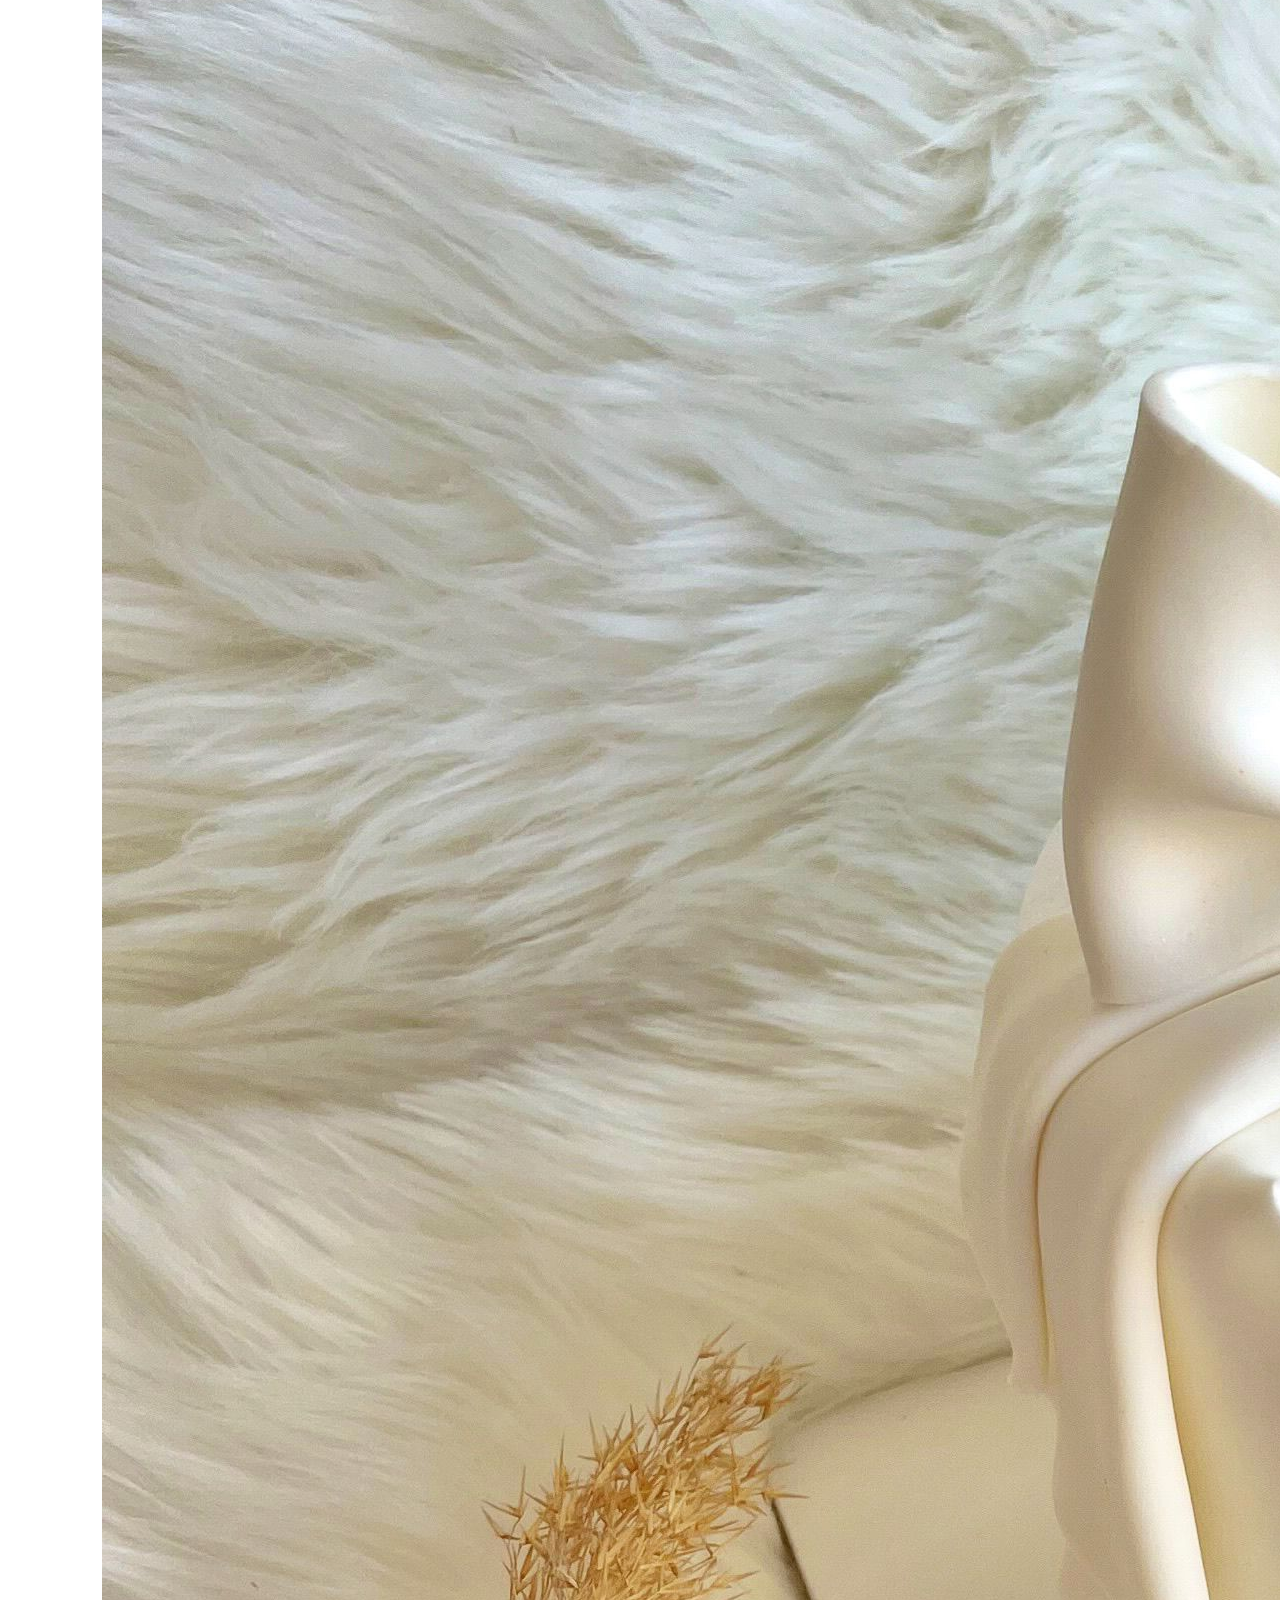
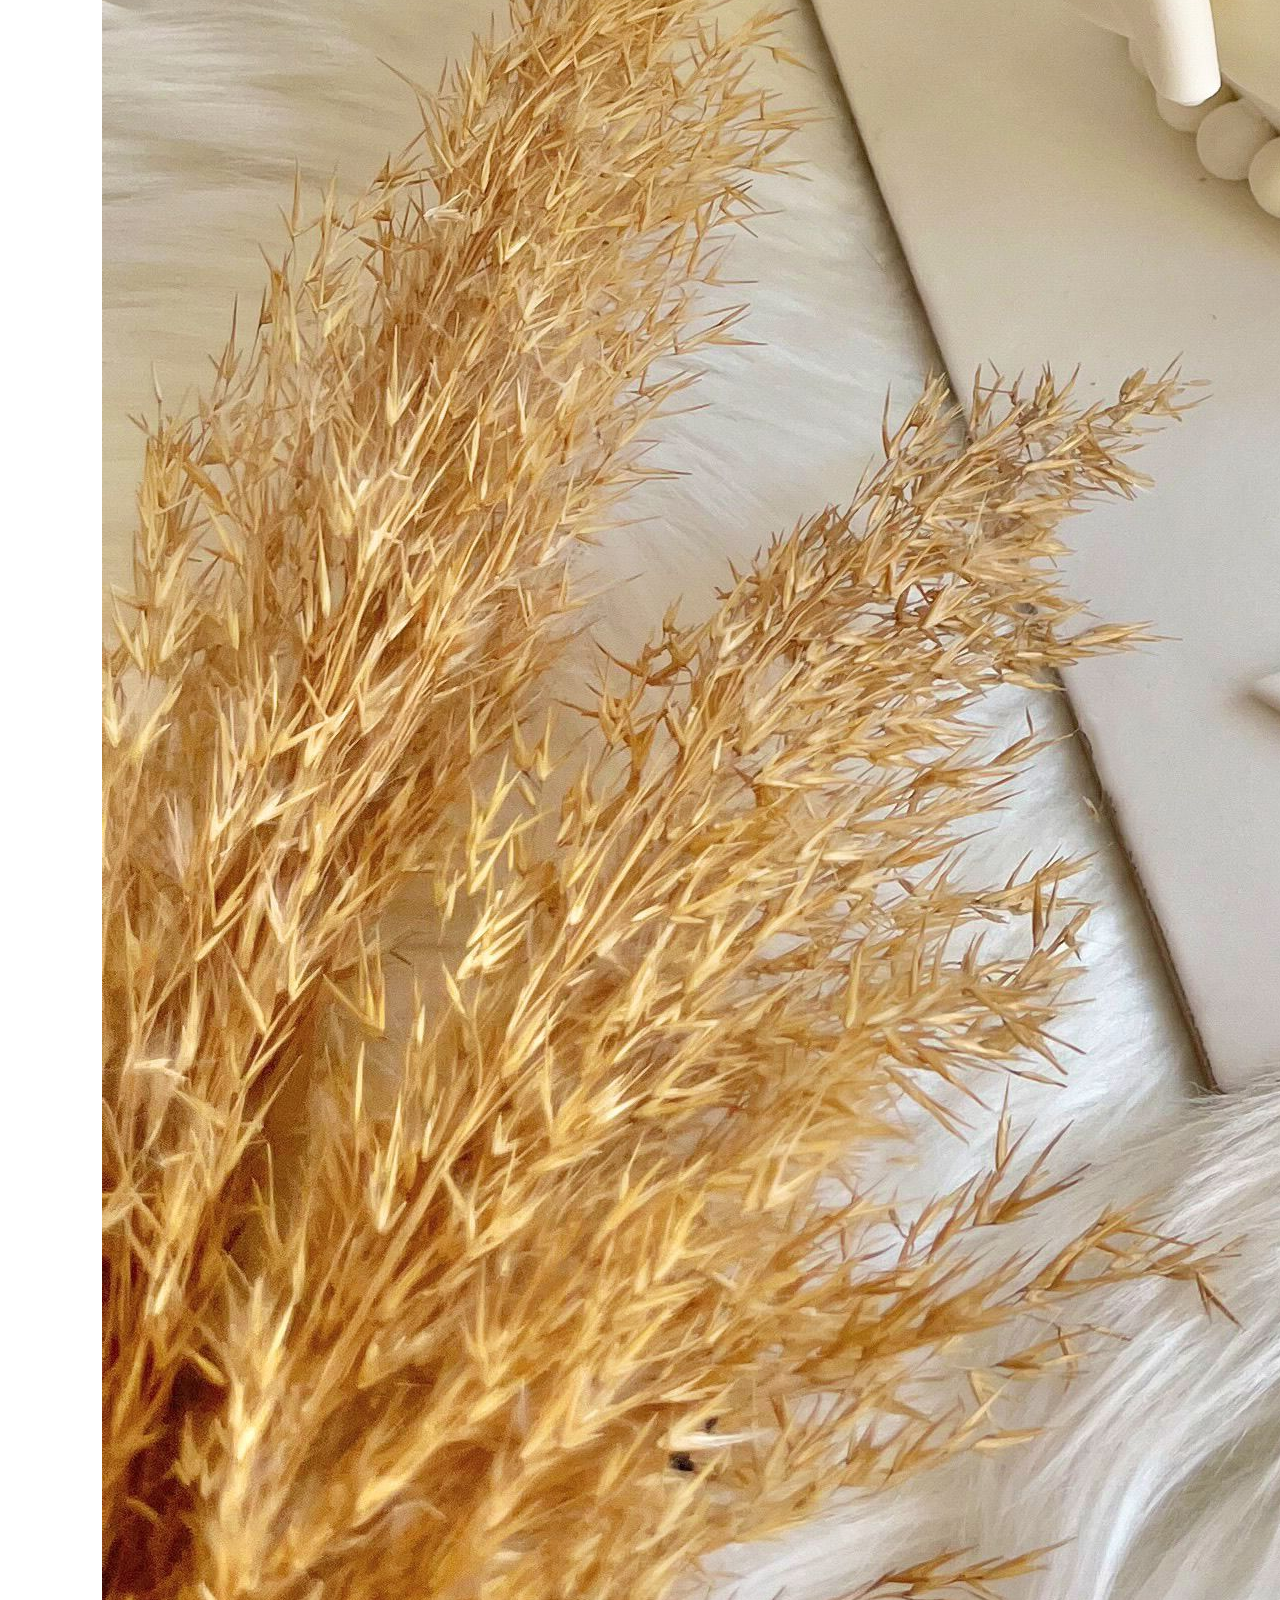
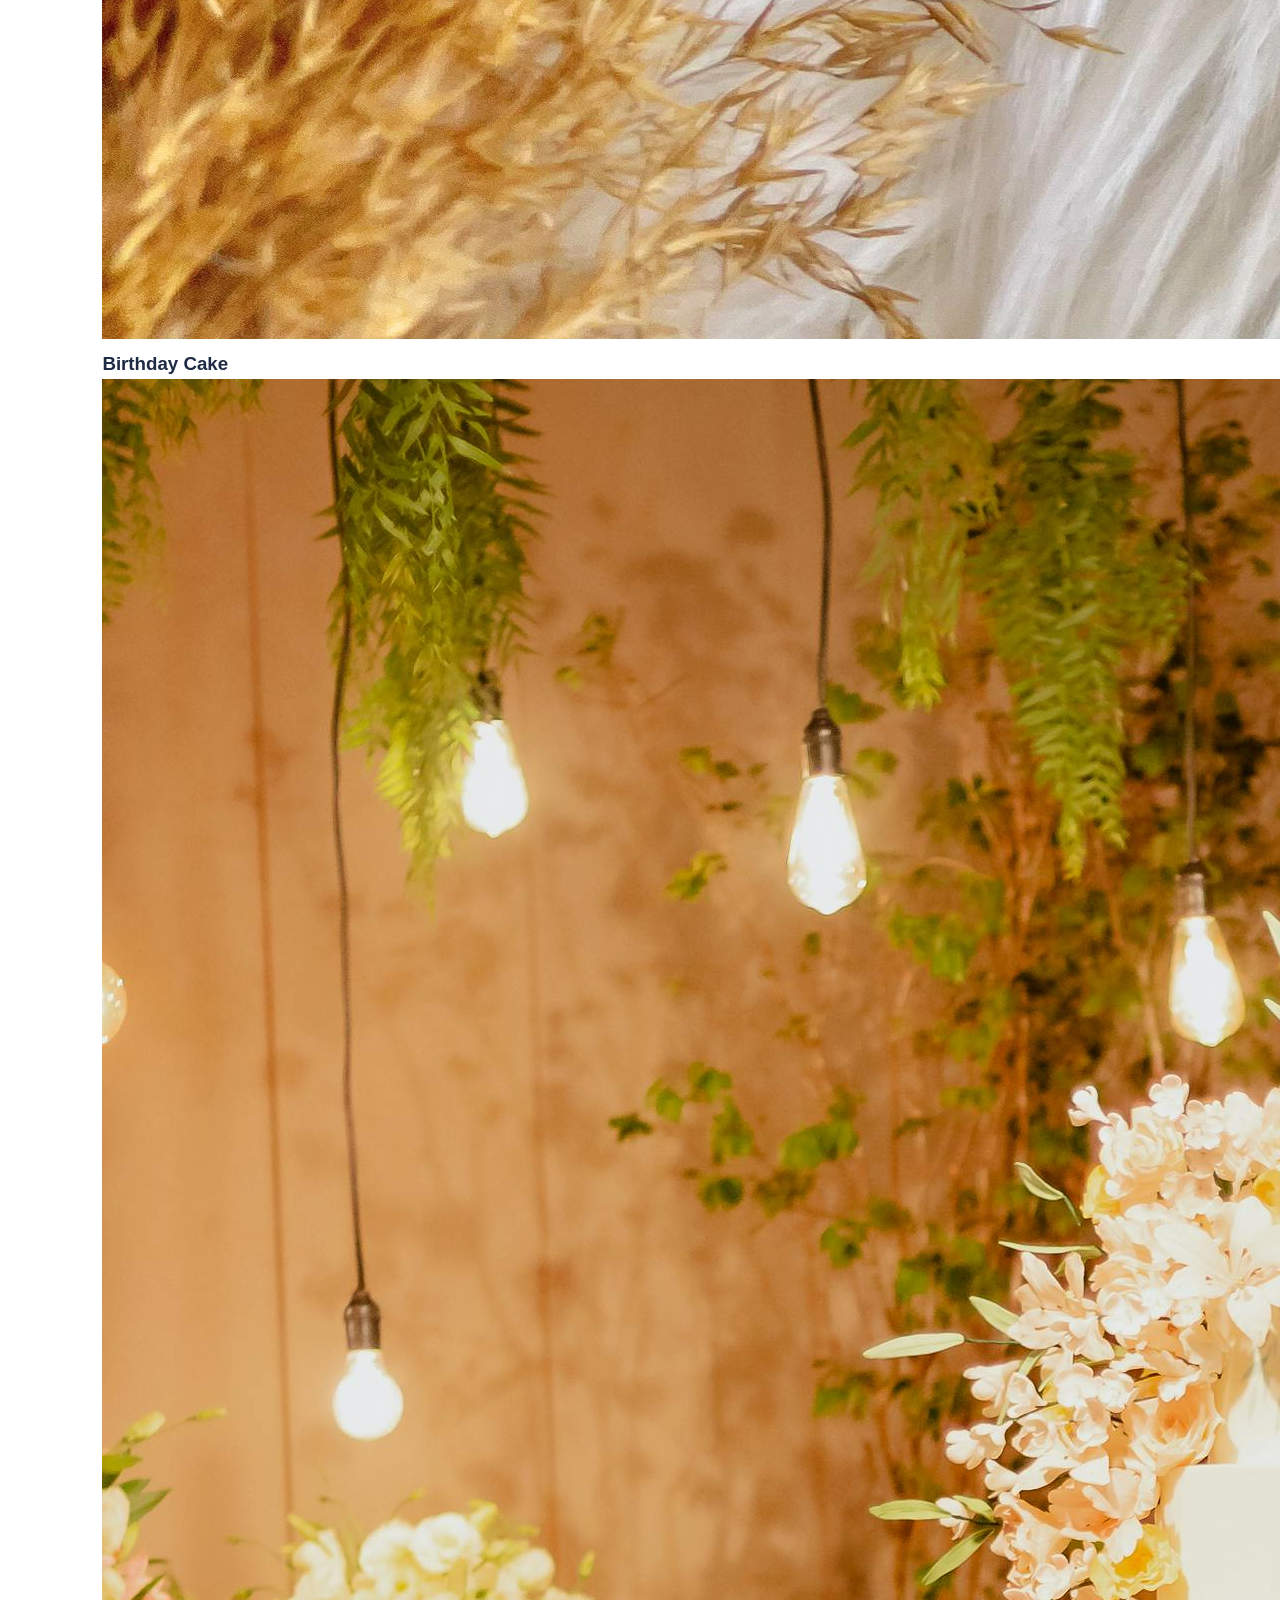
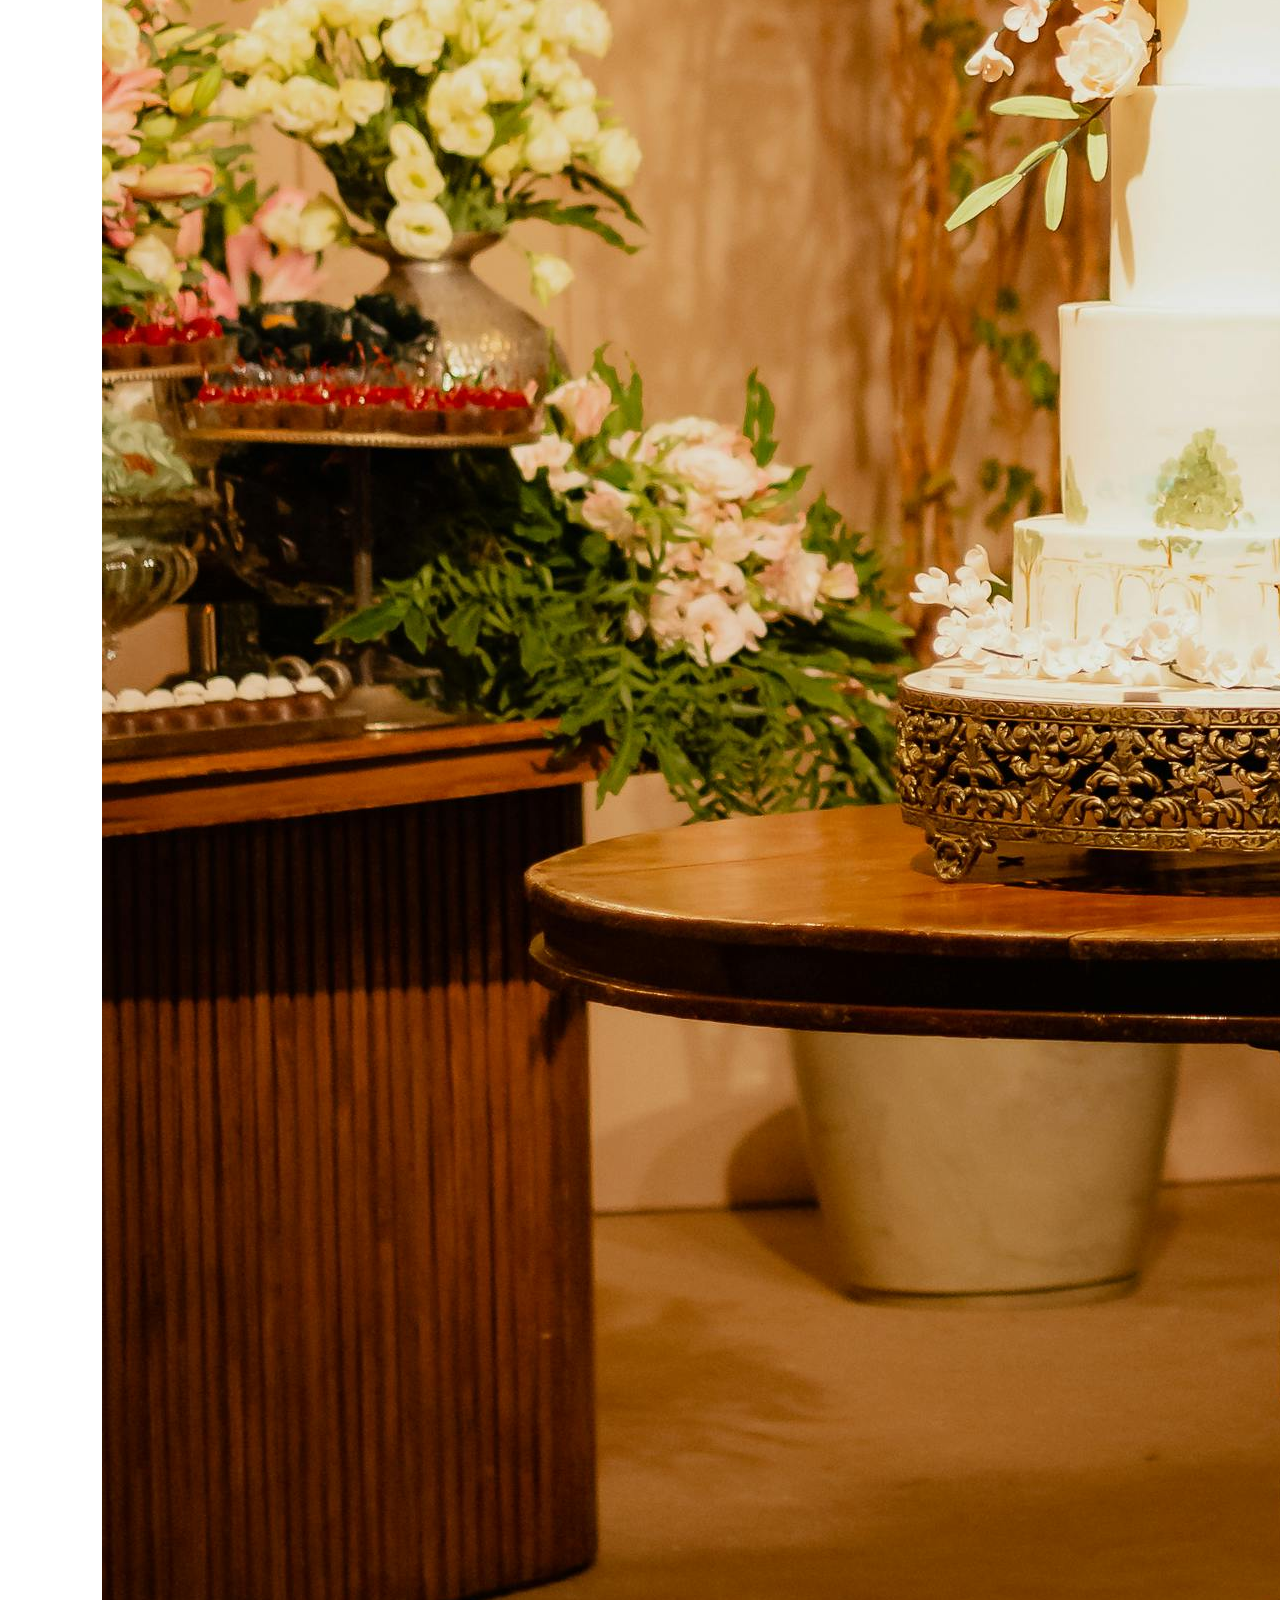
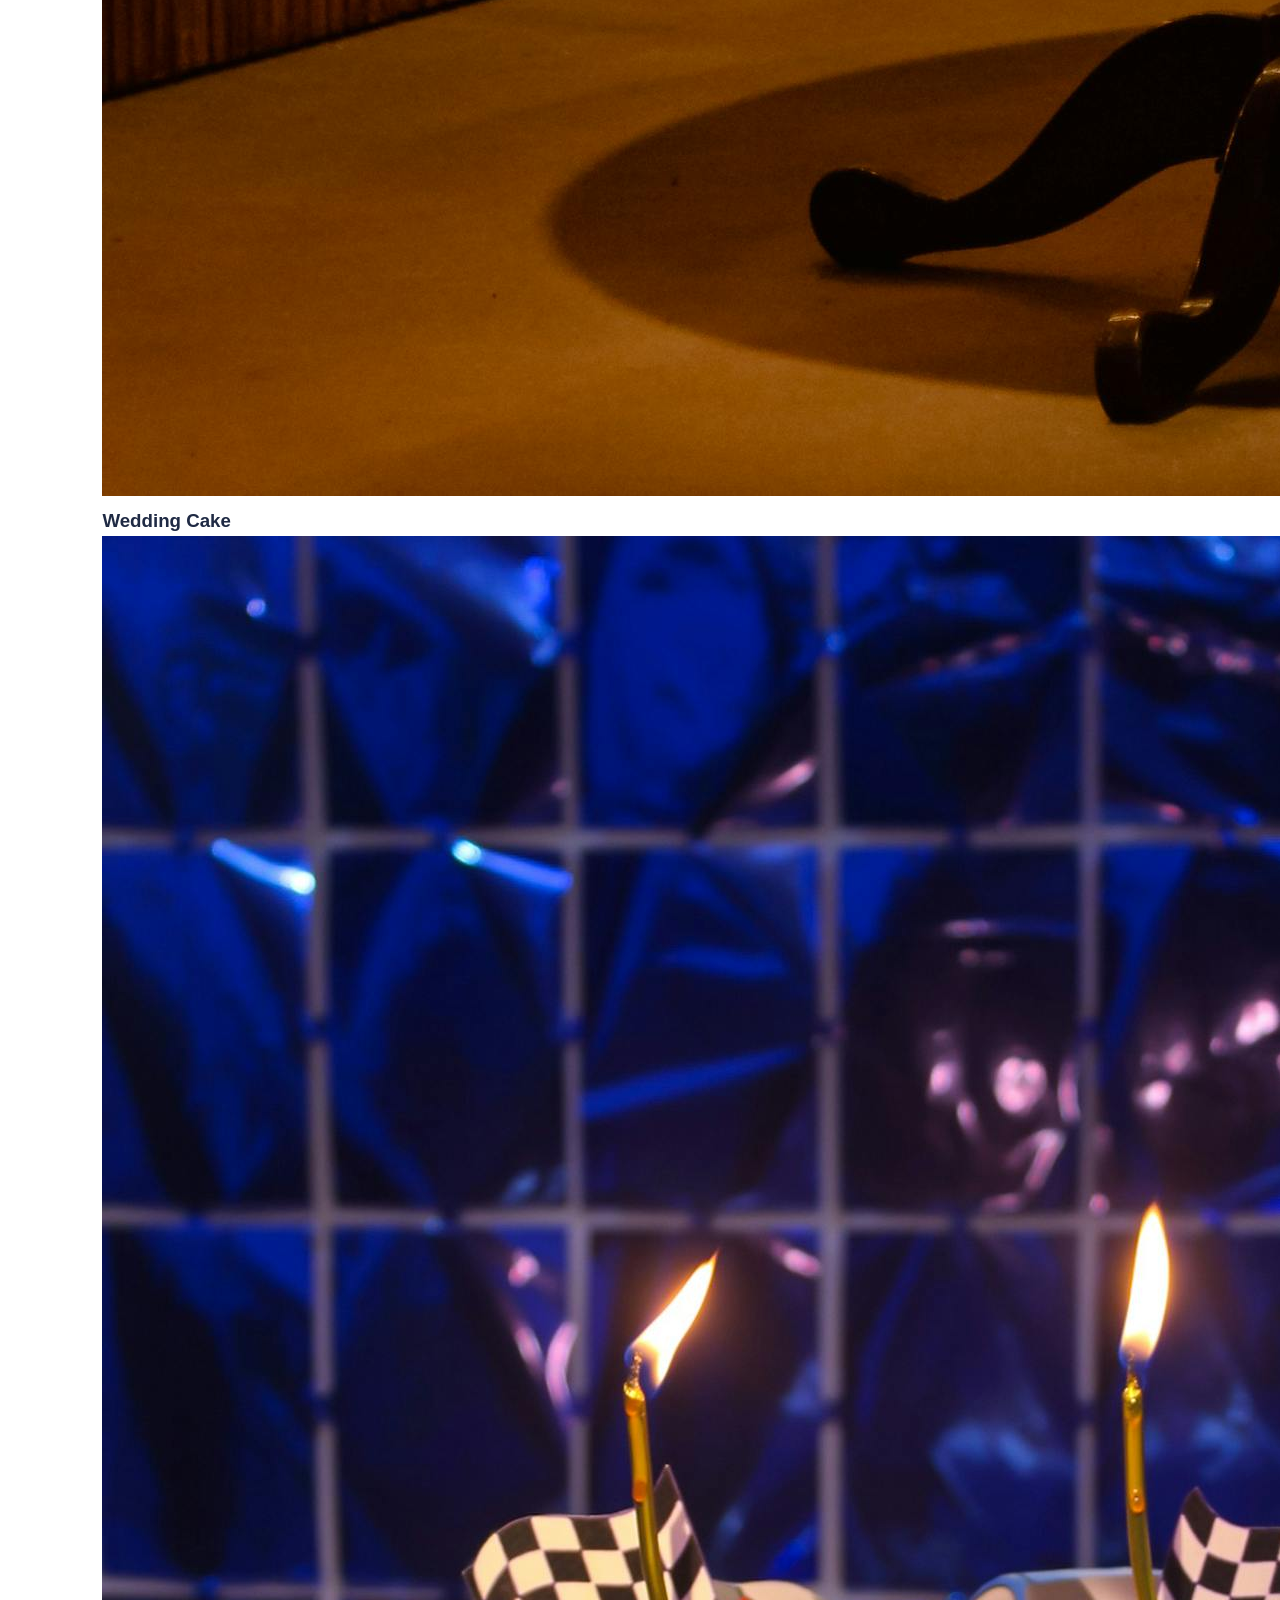
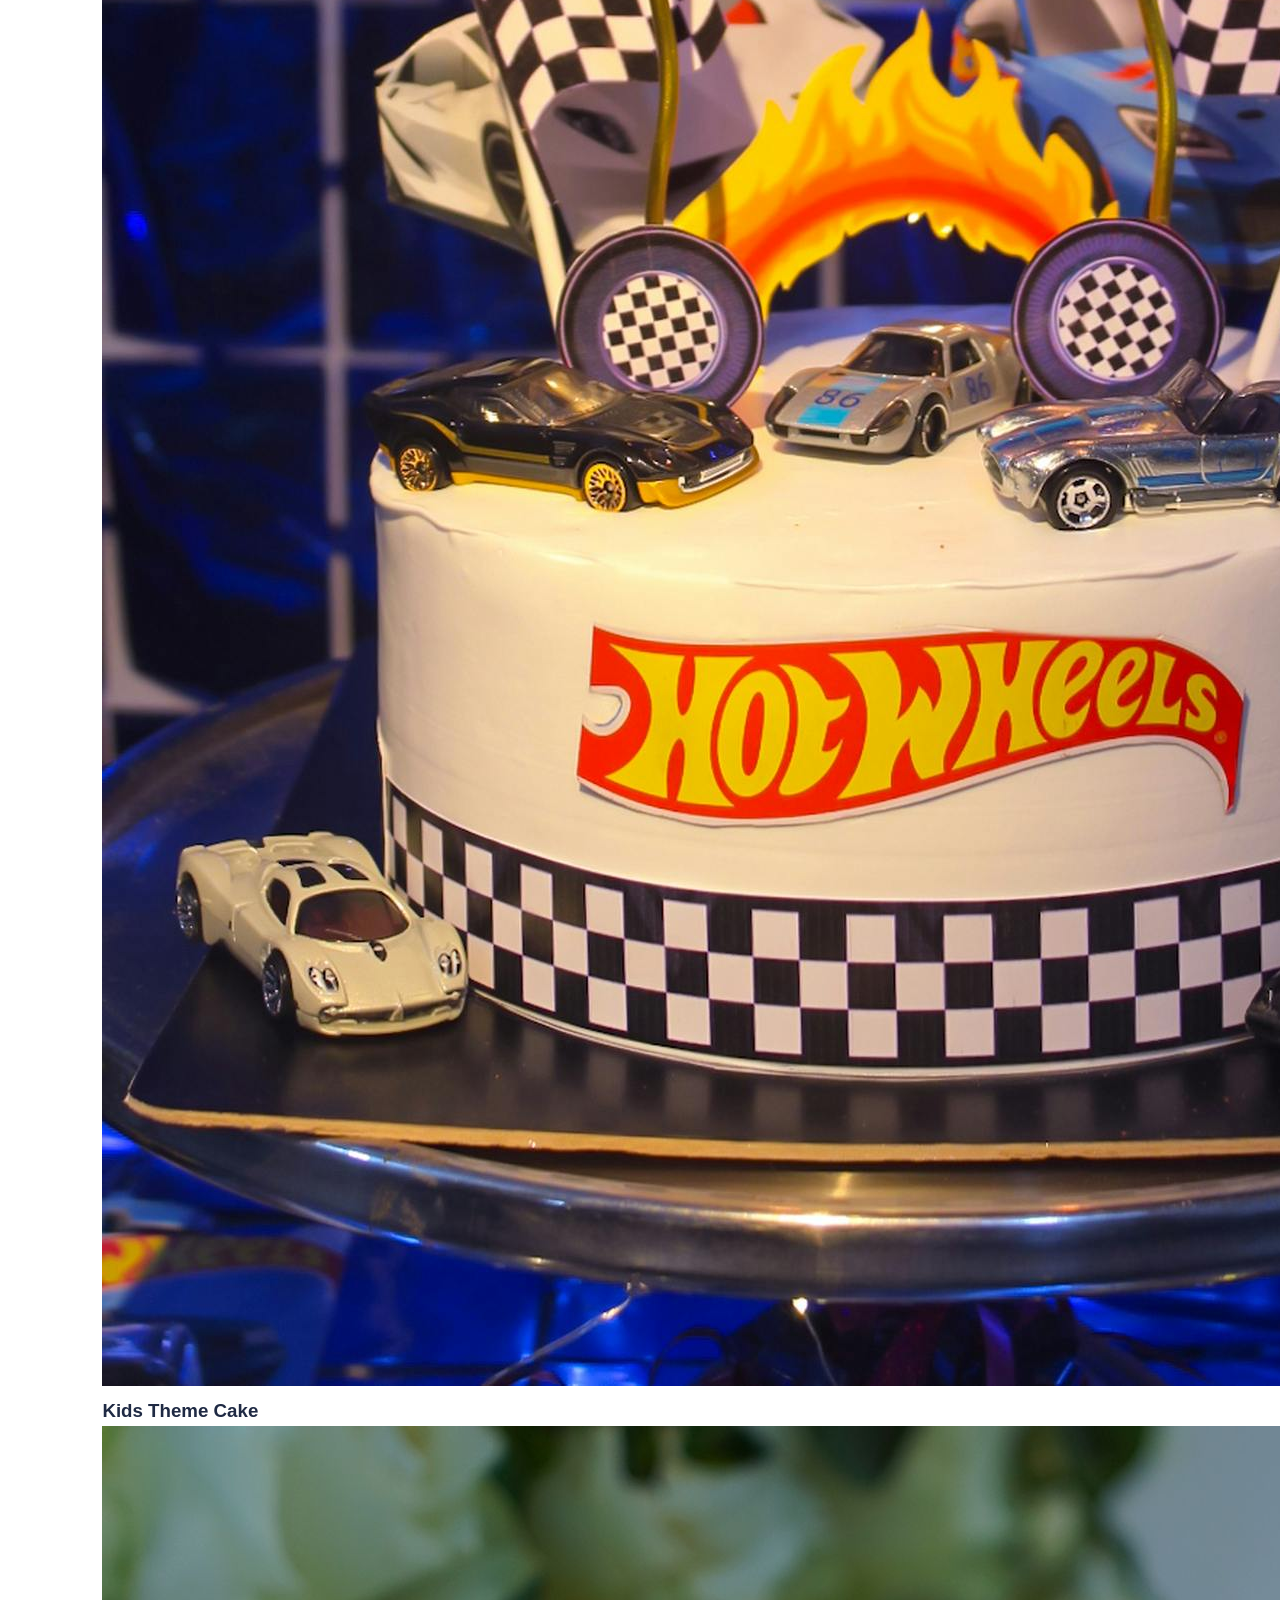
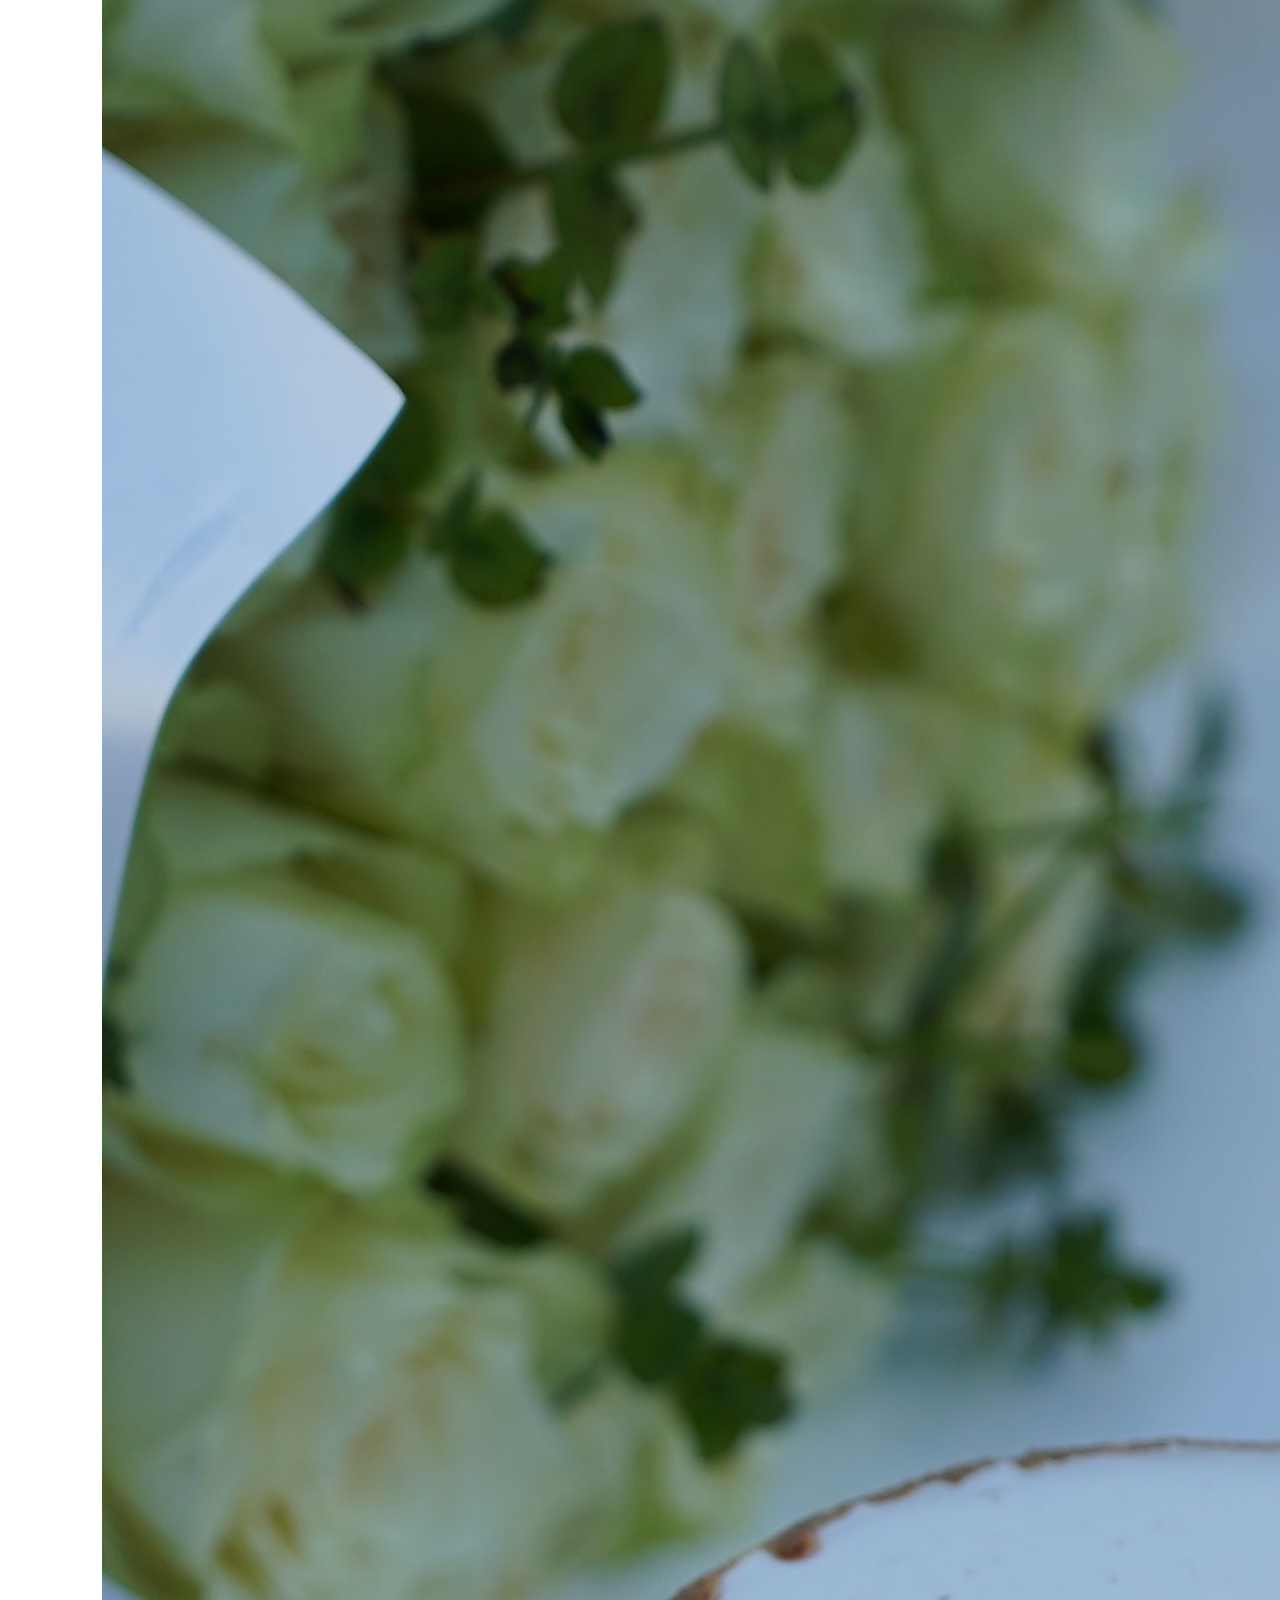
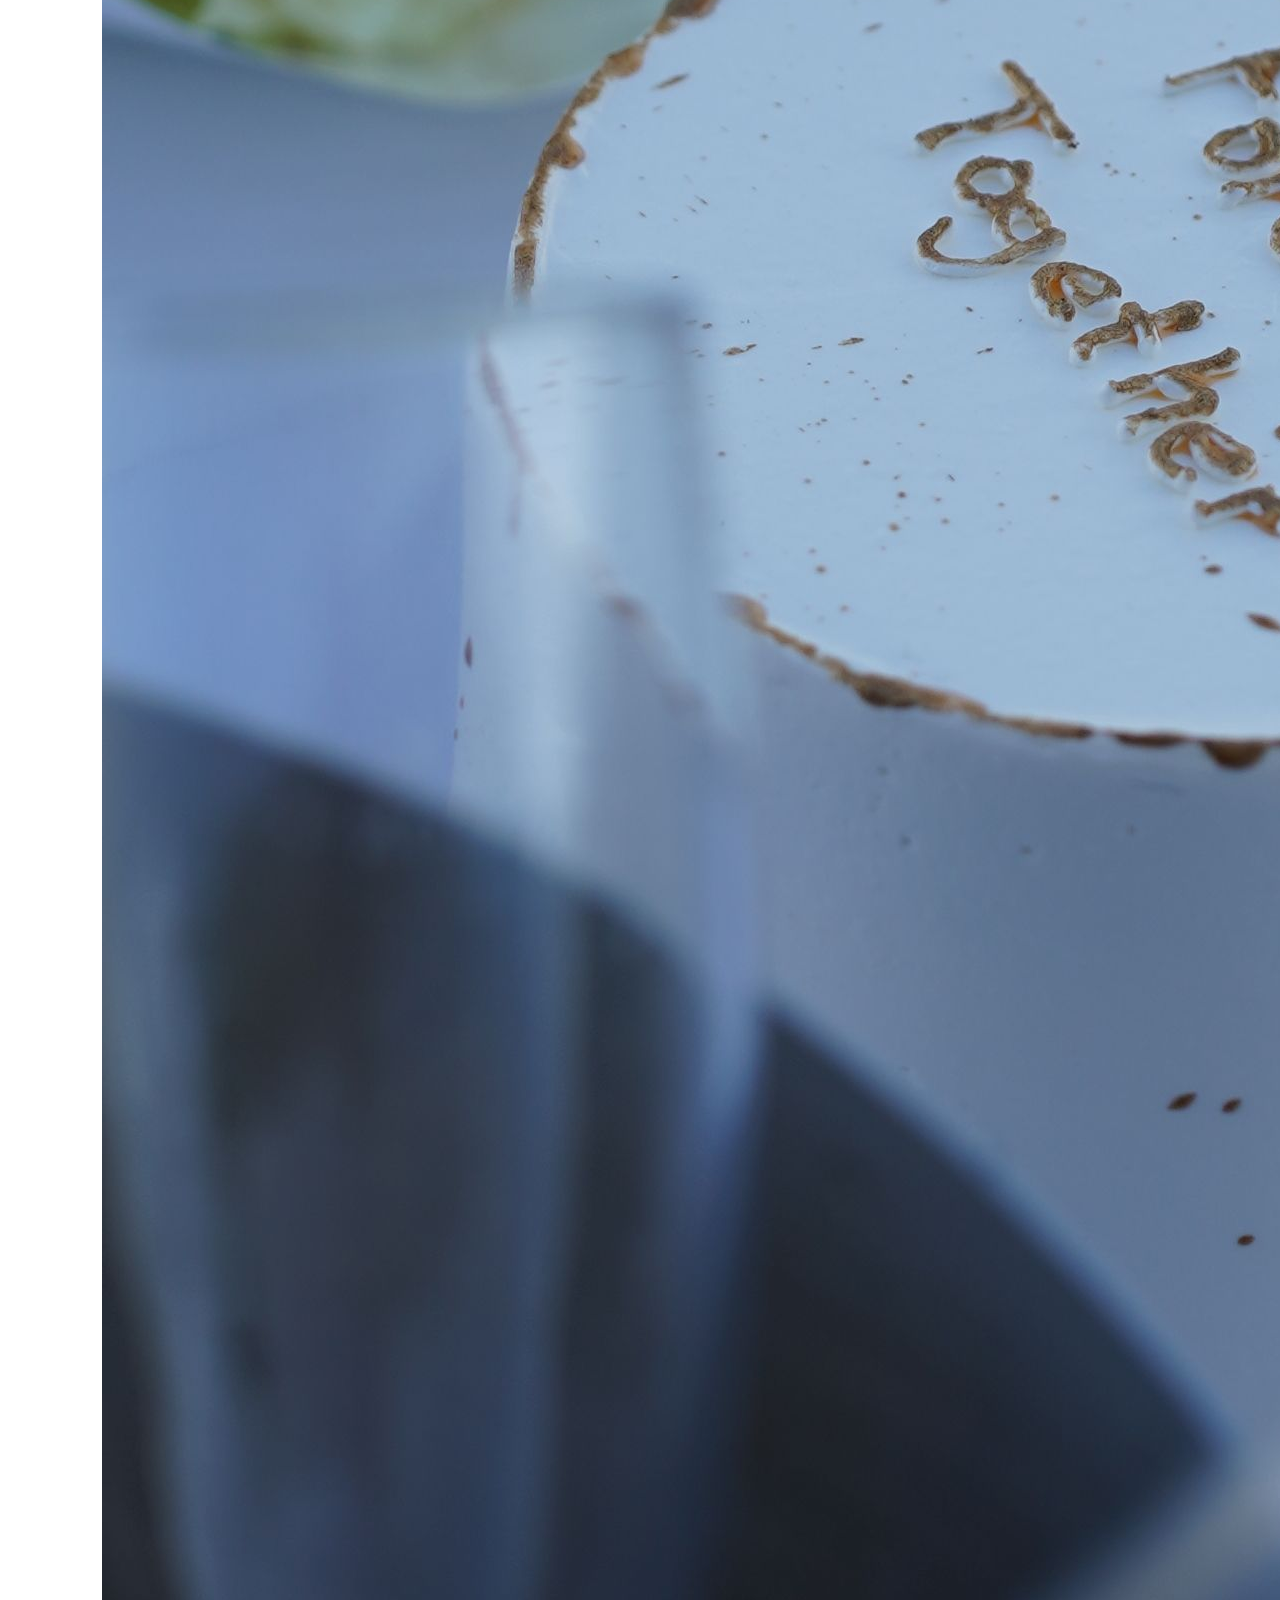
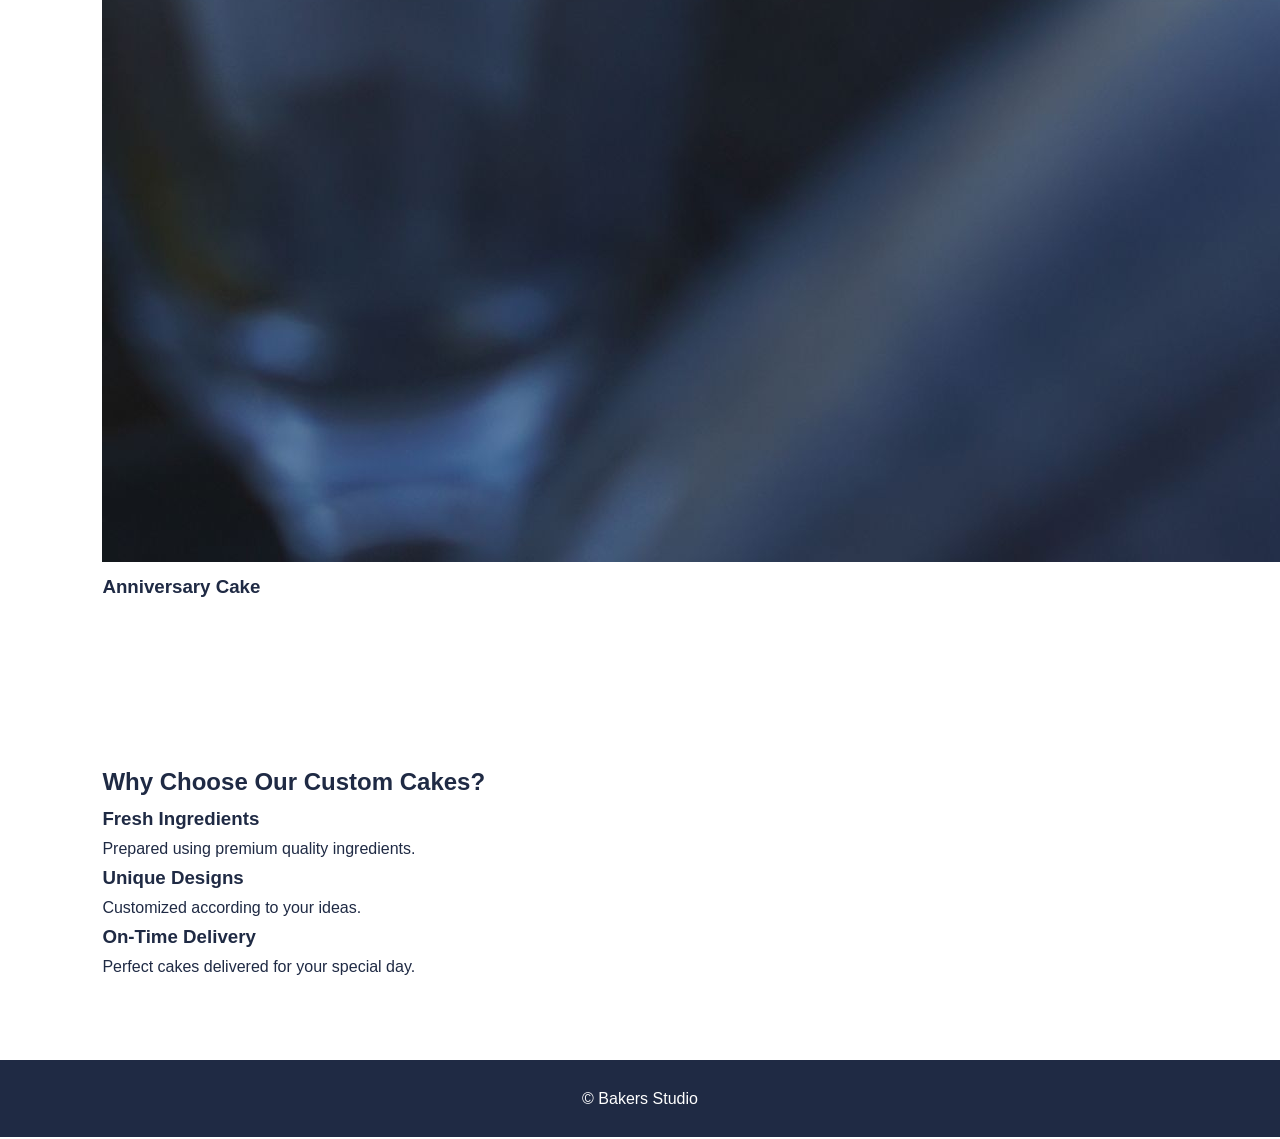
<file: customcake.html>
<!DOCTYPE html>
<html>

<head>
    <meta name="viewport" content="width=device-width, initial-scale=1.0">
    <title>Custom Cake - Bakers Studio</title>
    <link rel="stylesheet" href="style.css">
</head>

<body>

<header>

    <div class="logo">
        Bakers Studio
    </div>

    <nav>

        <a href="index.html">Home</a>

        <a href="products.html">Shop</a>

        <a href="customcake.html">Custom Cakes</a>

        <a href="gallery.html">Gallery</a>

        <a href="contact.html">Contact</a>

        <div class="nav-icons">

            <a href="wishlist.html">
                ❤
            </a>

            <a href="cart.html">
                🛒
            </a>

        </div>

    </nav>

</header>

<section class="custom-banner">

    <h1>Design Your Dream Cake</h1>

    <p>
        Create a personalized cake for birthdays,
        weddings, anniversaries and special occasions.
    </p>

</section>

<section class="cake-form-section">

    <h2>Customize Your Cake</h2>

    <form class="cake-form" id="cakeForm">

        <input type="text" placeholder="Customer Name">

        <div class="phone-group">

    <select>
        <option>+91</option>
        <option>+1</option>
        <option>+44</option>
        <option>+971</option>
        <option>+1</option>
        <option>+61</option>
    </select>

    <input type="tel" placeholder="Phone Number">

</div>

        <select>
            <option>Select Flavor</option>
            <option>Chocolate</option>
            <option>Vanilla</option>
            <option>Red Velvet</option>
            <option>Butterscotch</option>
            <option>Black Forest</option>
        </select>

        <select>
            <option>Select Size</option>
            <option>1 Kg</option>
            <option>2 Kg</option>
            <option>3 Kg</option>
            <option>5 Kg</option>
        </select>

        <select>
            <option>Select Occasion</option>
            <option>Birthday</option>
            <option>Anniversary</option>
            <option>Wedding</option>
            <option>Baby Shower</option>
        </select>

        <textarea placeholder="Special Instructions"></textarea>

        <button type="submit">
            Submit Cake Request
        </button>

        <p id="successMessage" class="success-message">
             Your custom cake request has been submitted successfully!
        </p>

    </form>

</section>

<section class="cake-gallery">

    <h2>Popular Cake Designs</h2>

    <div class="cake-gallery-container">

        <div class="cake-item">
            <img src="images/customcake1.jpg">
            <h3>Birthday Cake</h3>
        </div>

        <div class="cake-item">
            <img src="images/customcake2.jpg">
            <h3>Wedding Cake</h3>
        </div>

        <div class="cake-item">
            <img src="images/customcake3.jpg">
            <h3>Kids Theme Cake</h3>
        </div>

        <div class="cake-item">
            <img src="images/customcake4.jpg">
            <h3>Anniversary Cake</h3>
        </div>

    </div>

</section>

<section class="cake-features">

    <h2>Why Choose Our Custom Cakes?</h2>

    <div class="feature-boxes">

        <div class="feature">
            <h3>Fresh Ingredients</h3>
            <p>Prepared using premium quality ingredients.</p>
        </div>

        <div class="feature">
            <h3>Unique Designs</h3>
            <p>Customized according to your ideas.</p>
        </div>

        <div class="feature">
            <h3>On-Time Delivery</h3>
            <p>Perfect cakes delivered for your special day.</p>
        </div>

    </div>

</section>

<footer>

    <p>© Bakers Studio</p>

</footer>

<script src="script.js"></script>

</body>

</html>
</file>
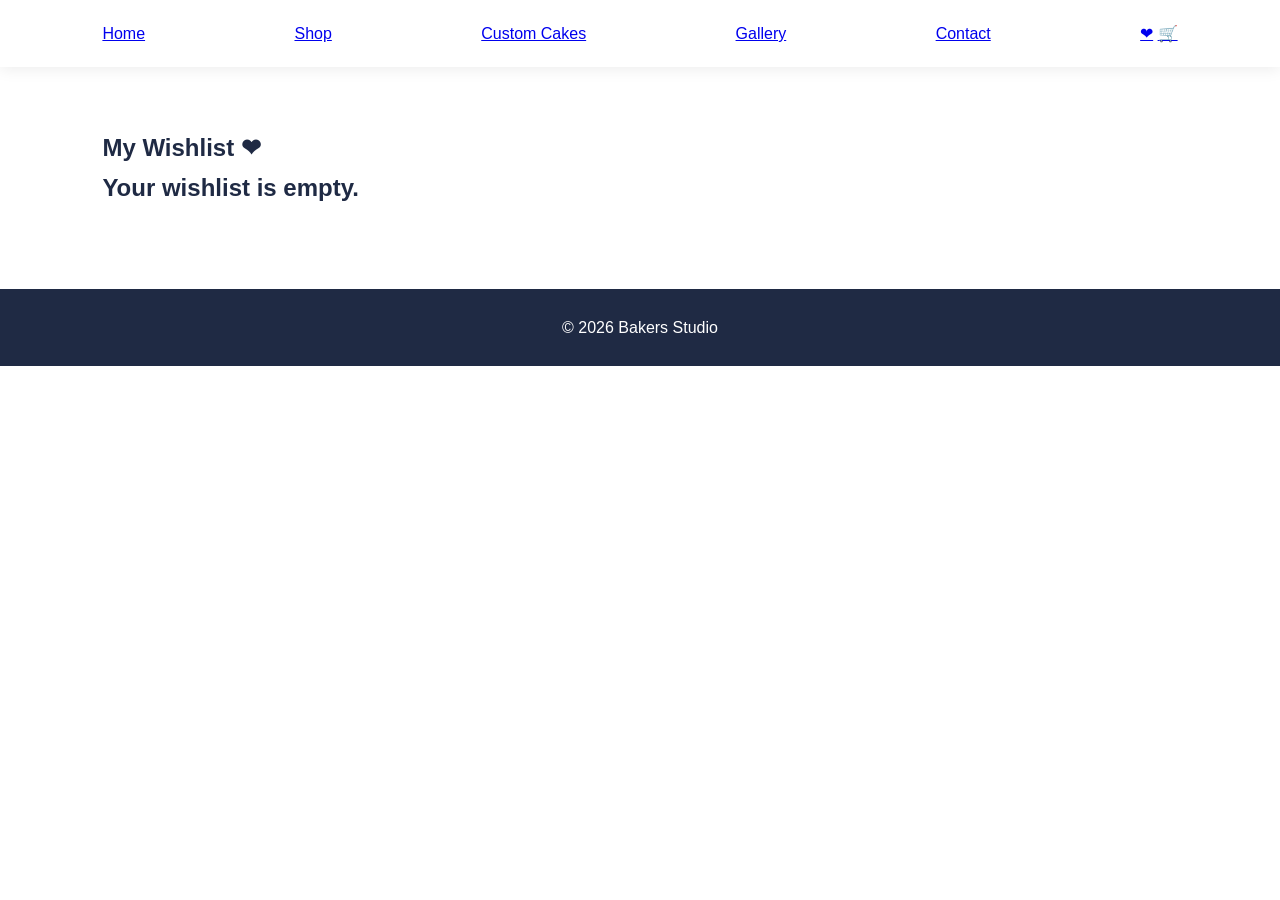
<file: wishlist.html>
<!DOCTYPE html>
<html>

<head>
    <meta name="viewport" content="width=device-width, initial-scale=1.0">
    <title>Wishlist - Bakers Studio</title>
    <link rel="stylesheet" href="style.css">
</head>

<body>

<header>

    <div class="logo">
        Bakers Studio
    </div>

    <nav>
        <a href="index.html">Home</a>
        <a href="products.html">Shop</a>
        <a href="customcake.html">Custom Cakes</a>
        <a href="gallery.html">Gallery</a>
        <a href="contact.html">Contact</a>

        <div class="nav-icons">
            <a href="wishlist.html">❤</a>
            <a href="cart.html">🛒</a>
        </div>
    </nav>

</header>

<section class="wishlist-page">

    <h1>My Wishlist ❤</h1>

    <div id="wishlist-items" class="wishlist-container"></div>

</section>

<footer>

    <p>© 2026 Bakers Studio</p>

</footer>

<script>

let wishlist = JSON.parse(localStorage.getItem("wishlist")) || [];

let container = document.getElementById("wishlist-items");

if(wishlist.length === 0){

    container.innerHTML = "<h2>Your wishlist is empty.</h2>";

}

wishlist.forEach(function(product,index){

    container.innerHTML += `

<div class="wishlist-card">

    <img src="${product.image}">

    <h3>${product.name}</h3>

    <p>₹${product.price}</p>

    <button onclick="addToCart(${index})">
        Add To Cart
    </button>

    <button class="remove-btn" onclick="removeWishlist(${index})">
        Remove
    </button>

</div>

`;

});

function removeWishlist(index){

    wishlist.splice(index,1);

    localStorage.setItem("wishlist", JSON.stringify(wishlist));

    location.reload();

}

function addToCart(index){

    let cart = JSON.parse(localStorage.getItem("cart")) || [];

    let product = wishlist[index];

    let existing = cart.find(item => item.name === product.name);

    if(existing){

        existing.quantity++;

    }
    else{

        cart.push({

            name: product.name,
            price: Number(product.price),
            image: product.image,
            quantity: 1

        });

    }

    localStorage.setItem("cart", JSON.stringify(cart));

    alert(product.name + " added to cart 🛒");

}

</script>

</body>
</html>
</file>
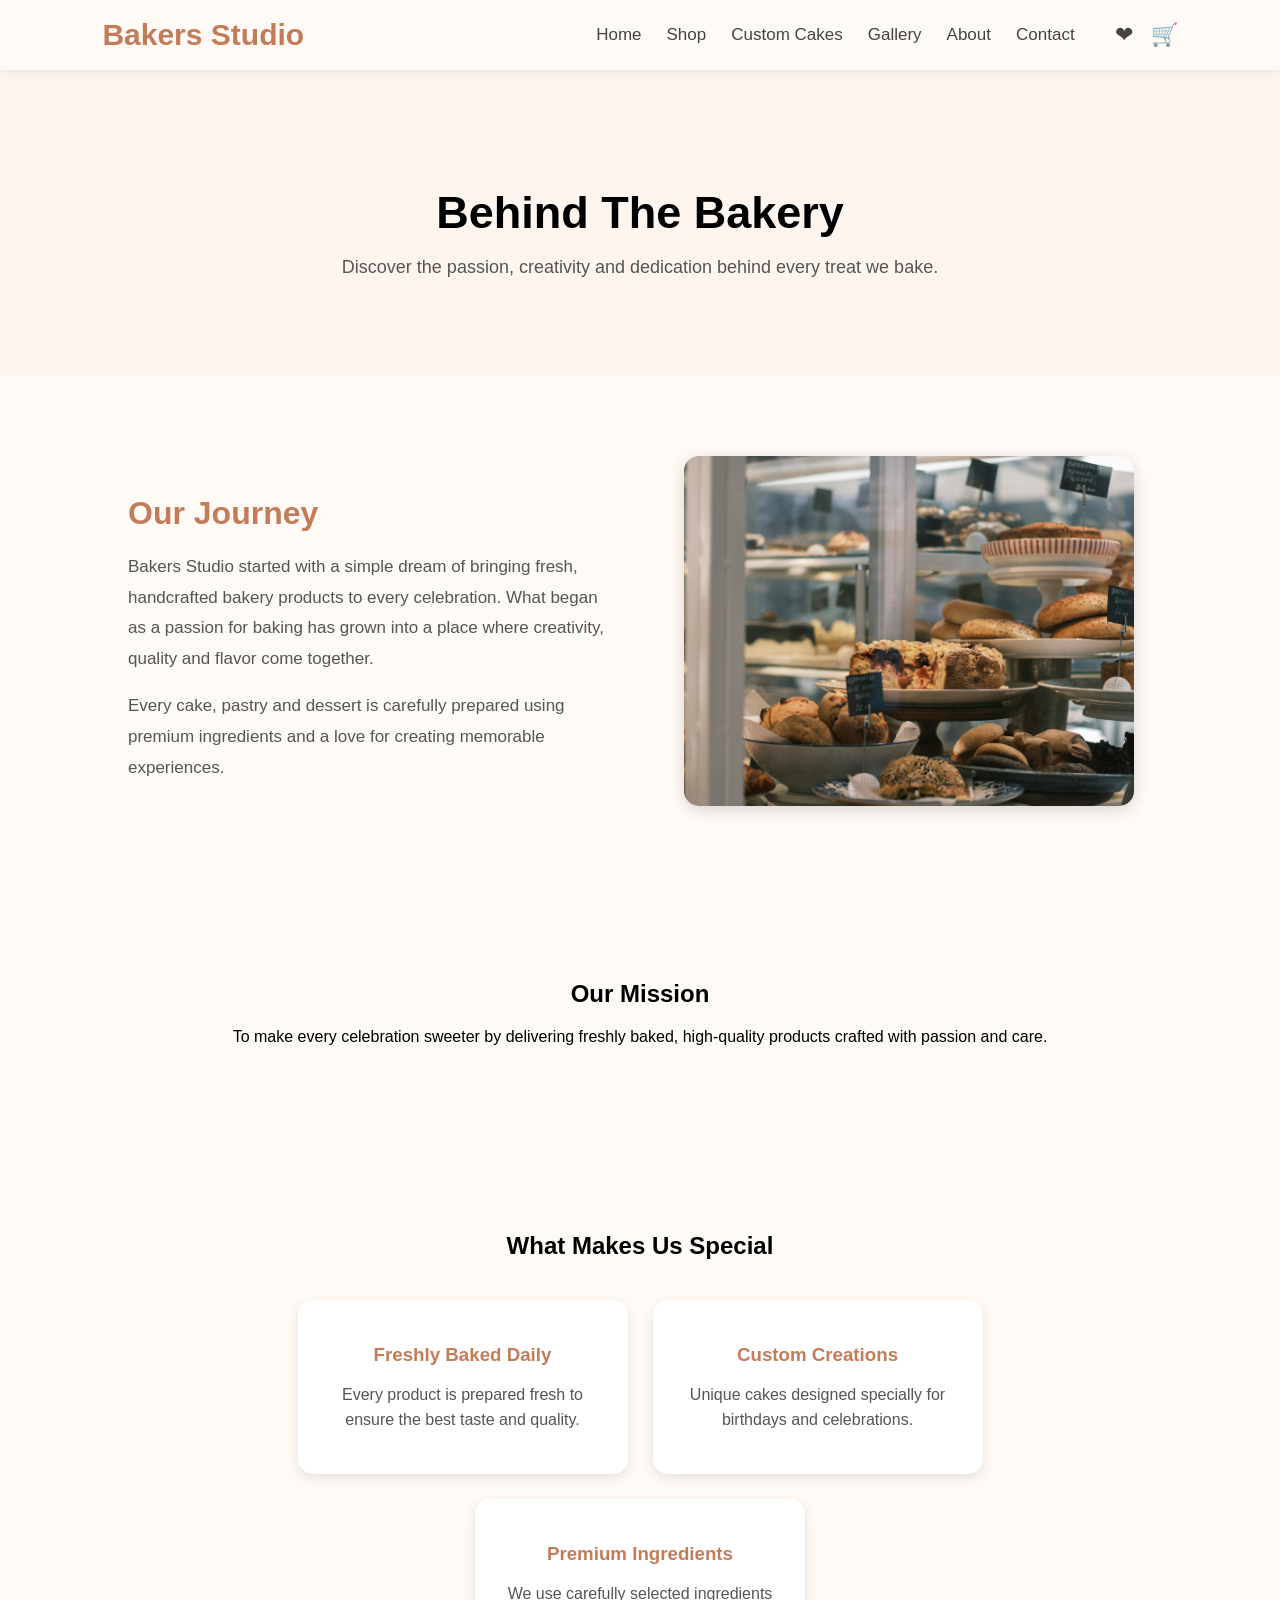
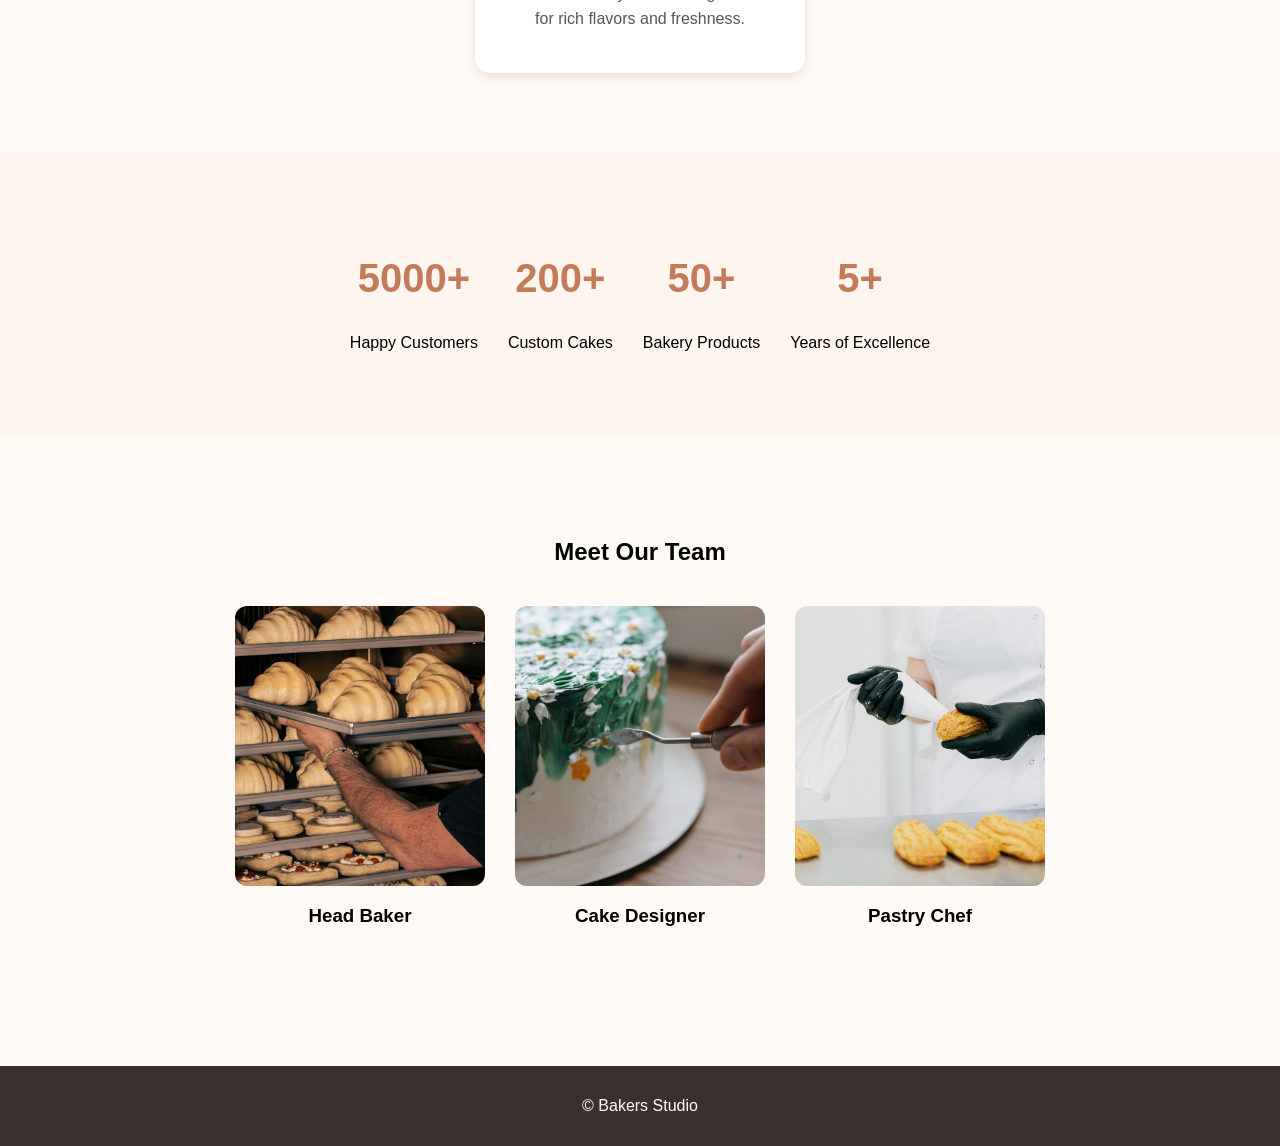
<file: BakersStudio/about.html>
<!DOCTYPE html>
<html>

<head>
    <meta name="viewport" content="width=device-width, initial-scale=1.0">
    <title>About - Bakers Studio</title>
    <link rel="stylesheet" href="style.css">
</head>

<body>

<header>

    <div class="logo">
        Bakers Studio
    </div>

    <nav>
        <a href="index.html">Home</a>
        <a href="products.html">Shop</a>
        <a href="customcake.html">Custom Cakes</a>
        <a href="gallery.html">Gallery</a>
        <a href="about.html" class="active">About</a>
        <a href="contact.html">Contact</a>

        <div class="nav-icons">
            <a href="wishlist.html">❤</a>
            <a href="cart.html">🛒</a>
        </div>
    </nav>

</header>

<section class="about-banner">

    <h1>Behind The Bakery</h1>

    <p>
        Discover the passion, creativity and dedication behind every treat we bake.
    </p>

</section>

<section class="journey-section">

    <div class="journey-text">

        <h2>Our Journey</h2>

        <p>
            Bakers Studio started with a simple dream of bringing fresh,
            handcrafted bakery products to every celebration. What began
            as a passion for baking has grown into a place where creativity,
            quality and flavor come together.
        </p>

        <p>
            Every cake, pastry and dessert is carefully prepared using
            premium ingredients and a love for creating memorable experiences.
        </p>

    </div>

    <div class="journey-image">

        <img src="images/about.jpg">

    </div>

</section>

<section class="mission-section">

    <h2>Our Mission</h2>

    <p>
        To make every celebration sweeter by delivering freshly baked,
        high-quality products crafted with passion and care.
    </p>

</section>

<section class="special-section">

    <h2>What Makes Us Special</h2>

    <div class="special-container">

        <div class="special-card">
            <h3>Freshly Baked Daily</h3>
            <p>Every product is prepared fresh to ensure the best taste and quality.</p>
        </div>

        <div class="special-card">
            <h3>Custom Creations</h3>
            <p>Unique cakes designed specially for birthdays and celebrations.</p>
        </div>

        <div class="special-card">
            <h3>Premium Ingredients</h3>
            <p>We use carefully selected ingredients for rich flavors and freshness.</p>
        </div>

    </div>

</section>

<section class="stats-section">

    <div class="stat-box">
        <h2>5000+</h2>
        <p>Happy Customers</p>
    </div>

    <div class="stat-box">
        <h2>200+</h2>
        <p>Custom Cakes</p>
    </div>

    <div class="stat-box">
        <h2>50+</h2>
        <p>Bakery Products</p>
    </div>

    <div class="stat-box">
        <h2>5+</h2>
        <p>Years of Excellence</p>
    </div>

</section>

<section class="team-section">

    <h2>Meet Our Team</h2>

    <div class="team-container">

        <div class="team-card">
            <img src="images/baker1.jpg">
            <h3>Head Baker</h3>
        </div>

        <div class="team-card">
            <img src="images/baker2.jpg">
            <h3>Cake Designer</h3>
        </div>

        <div class="team-card">
            <img src="images/baker3.jpg">
            <h3>Pastry Chef</h3>
        </div>

    </div>

</section>

<footer>
    <p>© Bakers Studio</p>
</footer>

<script src="script.js"></script>

</body>
</html>
</file>
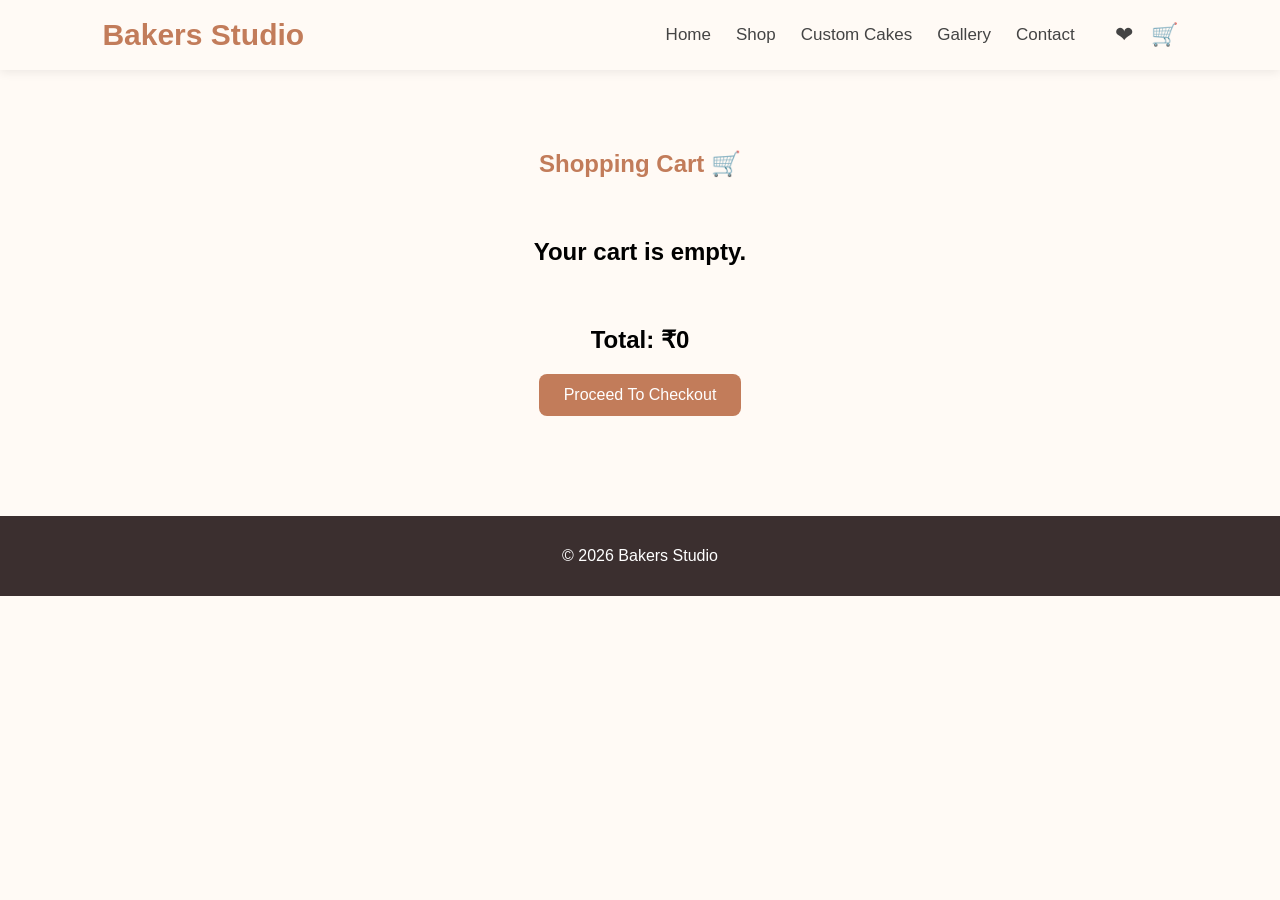
<file: BakersStudio/cart.html>
<!DOCTYPE html>
<html>

<head>
    <meta name="viewport" content="width=device-width, initial-scale=1.0">
    <title>Cart - Bakers Studio</title>
    <link rel="stylesheet" href="style.css">
</head>

<body>

<header>

    <div class="logo">
        Bakers Studio
    </div>

    <nav>
        <a href="index.html">Home</a>
        <a href="products.html">Shop</a>
        <a href="customcake.html">Custom Cakes</a>
        <a href="gallery.html">Gallery</a>
        <a href="contact.html">Contact</a>

        <div class="nav-icons">
            <a href="wishlist.html">❤</a>
            <a href="cart.html">🛒</a>
        </div>
    </nav>

</header>

<section class="cart-page">

    <h1>Shopping Cart 🛒</h1>

    <div id="cart-items" class="cart-container"></div>

    <div class="cart-total">
        <h2 id="total-price">Total: ₹0</h2>

        <button class="checkout-btn"
        onclick="window.location.href='checkout.html'">

            Proceed To Checkout

        </button>
    </div>

</section>

<footer>

    <p>© 2026 Bakers Studio</p>

</footer>

<script>


let cart = JSON.parse(localStorage.getItem("cart")) || [];
let container = document.getElementById("cart-items");

let total = 0;


function renderCart() {

    container.innerHTML = "";
    total = 0;

    if (cart.length === 0) {
        container.innerHTML = "<h2>Your cart is empty.</h2>";
        document.getElementById("total-price").innerText = "Total: ₹0";
        return;
    }

    cart.forEach(function(product, index) {

        let price = Number(product.price);
        let qty = Number(product.quantity || 1);

        total += price * qty;

        container.innerHTML += `
        <div class="cart-card">

            <img src="${product.image || 'images/cake.jpg'}" alt="${product.name}">

            <h3>${product.name}</h3>

            <p>₹${price}</p>

            <div class="quantity-box">

                <button onclick="decreaseQty(${index})">−</button>

                <span>${qty}</span>

                <button onclick="increaseQty(${index})">+</button>

            </div>

            <p>Subtotal: ₹${price * qty}</p>

            <button class="remove-btn" onclick="removeCart(${index})">
                Remove
            </button>

        </div>
        `;
    });

    document.getElementById("total-price").innerText = "Total: ₹" + total;
}


function increaseQty(index) {

    cart[index].quantity = Number(cart[index].quantity || 1) + 1;

    localStorage.setItem("cart", JSON.stringify(cart));

    renderCart();
}

function decreaseQty(index) {

    let qty = Number(cart[index].quantity || 1);

    if (qty > 1) {
        cart[index].quantity = qty - 1;
    } else {
        cart.splice(index, 1);
    }

    localStorage.setItem("cart", JSON.stringify(cart));

    renderCart();
}


function removeCart(index) {

    cart.splice(index, 1);

    localStorage.setItem("cart", JSON.stringify(cart));

    renderCart();
}

renderCart();

</script>

</body>
</html>
</file>
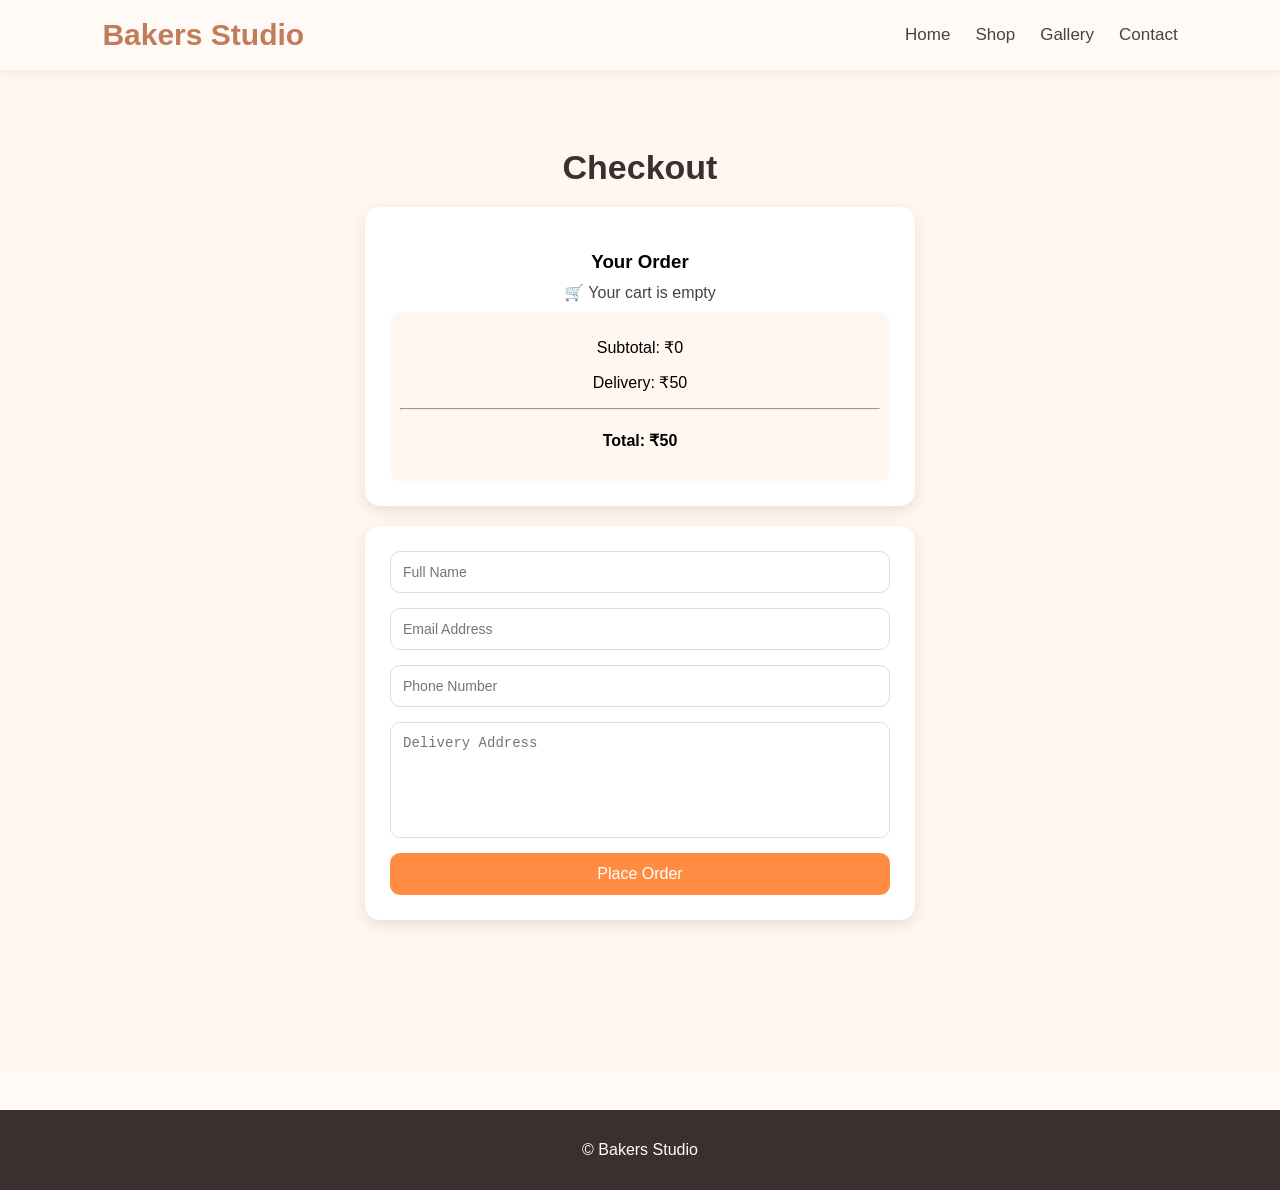
<file: BakersStudio/checkout.html>
<!DOCTYPE html>
<html>

<head>
    <meta name="viewport" content="width=device-width, initial-scale=1.0">
    <title>Checkout - Bakers Studio</title>
    <link rel="stylesheet" href="style.css">
</head>

<body>

<header>

    <div class="logo">
        Bakers Studio
    </div>

    <nav>
        <a href="index.html">Home</a>
        <a href="products.html">Shop</a>
        <a href="gallery.html">Gallery</a>
        <a href="contact.html">Contact</a>
    </nav>

</header>

<section class="checkout-page">

    <h1>Checkout</h1>

    <div class="order-summary">

        <h3>Your Order</h3>

        <div id="cartItems"></div>

        <div class="summary-box">
            <p id="subtotal">Subtotal: ₹0</p>
            <p>Delivery: ₹50</p>
            <hr>
            <h4 id="total">Total: ₹50</h4>
        </div>

    </div>

    <form id="checkoutForm">

        <input type="text" placeholder="Full Name" required>
        <input type="email" placeholder="Email Address" required>
        <input type="tel" placeholder="Phone Number" required>
        <textarea placeholder="Delivery Address" required></textarea>

        <button type="submit">Place Order</button>

    </form>

    <h2 id="successMessage" style="display:none;"></h2>

</section>


<footer>

    <p>© Bakers Studio</p>

</footer>

<script>

let cart = JSON.parse(localStorage.getItem("cart")) || [];

let cartItemsDiv = document.getElementById("cartItems");
let subtotalText = document.getElementById("subtotal");
let totalText = document.getElementById("total");

const delivery = 50;

function renderCheckout() {

    cartItemsDiv.innerHTML = "";

    let subtotal = 0;

    if (cart.length === 0) {

        cartItemsDiv.innerHTML = "<p>🛒 Your cart is empty</p>";

        subtotalText.innerText = "Subtotal: ₹0";
        totalText.innerText = "Total: ₹50";

        return;
    }

cart.forEach(function(item){

    let price = Number(item.price);
    let quantity = Number(item.quantity);

    let itemTotal = price * quantity;

    subtotal += itemTotal;

    cartItemsDiv.innerHTML += `

    <div class="checkout-item">

        <img src="${item.image || 'images/cake.jpg'}" alt="${item.name}">

        <div class="checkout-details">

            <h4>${item.name}</h4>

            <p>Quantity: ${quantity}</p>

            <p>Price: ₹${price}</p>

            <p>Total: ₹${itemTotal}</p>

        </div>

    </div>

    `;

});

    subtotalText.innerText = "Subtotal: ₹" + subtotal;

    totalText.innerText = "Total: ₹" + (subtotal + delivery);

}

renderCheckout();

document.getElementById("checkoutForm")
.addEventListener("submit", function(e){

    e.preventDefault();

    if(cart.length === 0){

        alert("🛒 Your cart is empty!");

        return;
    }

    let totalAmount = 0;

    cart.forEach(function(item){

        totalAmount += Number(item.price) * Number(item.quantity);

    });

    totalAmount += delivery;

    localStorage.removeItem("cart");

    cart = [];

    renderCheckout();

    document.getElementById("successMessage").style.display = "block";

    document.getElementById("successMessage").innerText =
    "🎉 Order Placed Successfully! Total Paid: ₹" + totalAmount;

    this.reset();

});

</script>

</body>
</html>
</file>
<file: BakersStudio/style.css>
body{
    margin:0;
    font-family:Arial,sans-serif;
    background:#fffaf5;
}

header{
    display:flex;
    justify-content:space-between;
    align-items:center;
    padding:18px 8%;
    background:#fffaf5;
    box-shadow:0 2px 10px rgba(0,0,0,0.08);
    position:sticky;
    top:0;
    z-index:1000;
}

.logo{
    font-size:30px;
    font-weight:bold;
    color:#c27c5a;
}

nav{
    display:flex;
    align-items:center;
    gap:25px;
}

nav a{
    text-decoration:none;
    color:#444;
    font-size:17px;
    font-weight:500;
    transition:0.3s;
}

nav a:hover{
    color:#c27c5a;
}

.nav-icons{
    display:flex;
    align-items:center;
    gap:18px;
    margin-left:15px;
}

.nav-icons a{
    font-size:22px;
}

.nav-icons a:hover{
    transform:scale(1.15);
}

.hero{
    position: relative;
    background-image: url("images/banner.jpg");
    background-size: cover;
    background-position: center;
    background-repeat: no-repeat;
    height: 90vh;
    display: flex;
    justify-content: center;
    align-items: center;
}

.hero::before{
    content: "";
    position: absolute;
    inset: 0;
    background: rgba(0,0,0,0.35);
    z-index: 0;
}

.overlay{
    position: relative;
    z-index: 1;
    text-align: center;
    color: white;
    padding: 20px;
}

.overlay h1{
    font-size:55px;
}

.overlay p{
    font-size:20px;
}

.btn{
    display:inline-block;
    padding:12px 25px;
    background:#d2691e;
    color:white;
    text-decoration:none;
    font-size:18px;
    border-radius:5px;
    margin-top:15px;
    transition:0.3s;
}

.btn:hover{
    background:#a0522d;
}

.about-btn{
    display:inline-block;
    margin-top:10px;
    padding:12px 25px;
    background:#c27c5a;
    color:white;
    text-decoration:none;
    border-radius:8px;
    transition:0.3s;
}

.about-btn:hover{
    background:#a86444;
}

.cart-btn{
    background:#6b3f1d;
    color:white;
    border:none;
    padding:10px 15px;
    border-radius:5px;
    cursor:pointer;
    margin-top:10px;
}

.cart-btn:hover{
    background:#8b5a2b;
}

.wish-btn{
    background:#f4f4f4;
    color:#333;
    border:none;
    padding:10px 15px;
    border-radius:5px;
    cursor:pointer;
    margin-top:10px;
    margin-left:5px;
}

.wish-btn:hover{
    background:#ddd;
}

.products{
    padding:80px 40px;
    text-align:center;
}

.products h2{
    font-size:40px;
    margin-bottom:40px;
}

.product-container{
    display:flex;
    justify-content:center;
    gap:35px;
    flex-wrap:wrap;
    padding:20px;
}

.card{
    width:340px;
    height:450px;
    position:relative;
    overflow:hidden;
    border-radius:12px;
    box-shadow:0 5px 15px rgba(0,0,0,0.15);
    cursor:pointer;
    transition:0.4s ease;
}

.card:hover{
    transform:translateY(-15px);
    box-shadow:0 12px 30px rgba(0,0,0,0.2);
}

.card img{
    width:100%;
    height:100%;
    object-fit:cover;
    transition:0.5s;
}

.card-content{
    position:absolute;
    bottom:0;
    left:0;
    width:100%;
    text-align:center;
    color:white;
    padding:25px 20px;
    box-sizing:border-box;
    background:linear-gradient(
        to top,
        rgba(0,0,0,0.75),
        rgba(0,0,0,0.45),
        rgba(0,0,0,0)
    );
}

.card-content h3{
    margin:0 0 10px;
    font-size:22px;
    line-height:1.3;
}

.card-content p{
    margin:0;
    font-size:15px;
    line-height:1.5;
}

.product-hover{
    position:absolute;
    top:0;
    left:0;
    width:100%;
    height:100%;
    background:rgba(75,46,46,0.92);
    color:white;
    display:flex;
    flex-direction:column;
    justify-content:center;
    align-items:center;
    text-align:center;
    opacity:0;
    visibility:hidden;
    transition:0.5s;
    box-sizing:border-box;
    padding:40px 25px;
}

.product-hover h3{
    font-size:30px;
    line-height:1.3;
    margin:0 0 20px;
}

.product-hover p{
    font-size:17px;
    line-height:1.7;
    margin:0;
}

.product-hover span{
    margin-top:25px;
    font-size:28px;
    font-weight:bold;
    color:#ffd27f;
}

.card:hover .product-hover{
    opacity:1;
    visibility:visible;
}

.card:hover img{
    transform:scale(1.1);
}

.home-about{
    display:flex;
    align-items:center;
    justify-content:center;
    gap:50px;
    padding:80px 10%;
    background:#fffaf5;
    flex-wrap:wrap;
}

.home-about-image{
    flex:1;
}

.home-about-image img{
    width:100%;
    max-width:500px;
    border-radius:15px;
}

.home-about-content{
    flex:1;
}

.home-about-content h2{
    font-size:38px;
    margin-bottom:20px;
    color:#8b5e3c;
}

.home-about-content p{
    line-height:1.8;
    margin-bottom:15px;
    color:#555;
}

.features{
    display:grid;
    grid-template-columns:repeat(auto-fit,minmax(220px,1fr));
    gap:20px;
    padding:60px 8%;
    background:#fff7f2;
}

.feature-box{
    background:white;
    padding:25px;
    text-align:center;
    border-radius:12px;
    box-shadow:0 2px 10px rgba(0,0,0,0.08);
    transition:0.3s;
}

.feature-box:hover{
    transform:translateY(-5px);
}

.feature-box h3{
    margin-bottom:10px;
    color:#6b3f1d;
}

.feature-box p{
    color:#666;
    line-height:1.6;
}

footer{
    text-align:center;
    padding:15px;
    background:#3b2f2f;
    color:white;
    margin-top:40px;
}
.about-hero{
    height:300px;
    background:url("images/about.jpg") center/cover;
    display:flex;
    justify-content:center;
    align-items:center;
    position:relative;
    color:white;
    text-align:center;
}

.about-overlay{
    background:rgba(0,0,0,0.5);
    width:100%;
    height:100%;
    display:flex;
    flex-direction:column;
    justify-content:center;
}

.about-banner{
    text-align:center;
    padding:80px 10%;
    background:#fff5ef;
}

.about-banner h1{
    font-size:45px;
    margin-bottom:15px;
}

.about-banner p{
    font-size:18px;
    color:#555;
}

.about-content{
    display:flex;
    justify-content:center;
    align-items:center;
    gap:50px;
    padding:80px;
    flex-wrap:wrap;
}

.about-text{
    width:500px;
}

.about-text h2{
    font-size:40px;
    color:#4b2e2e;
}

.about-text p{
    font-size:18px;
    line-height:1.8;
    color:#555;
}

.about-image img{
    width:500px;
    border-radius:10px;
    box-shadow:0 5px 15px rgba(0,0,0,0.2);
}

.about-section{
    padding:80px;
    text-align:center;
    background:#f8e8dc;
}

.about-section h2{
    font-size:40px;
}

.about-section p{
    font-size:18px;
    width:70%;
    margin:auto;
}

.journey-section{
    display:flex;
    align-items:center;
    justify-content:center;
    gap:50px;
    padding:80px 10%;
    flex-wrap:wrap;
}

.journey-text{
    flex:1;
    min-width:300px;
}

.journey-text h2{
    color:#c27c5a;
    font-size:32px;
    margin-bottom:20px;
}

.journey-text p{
    font-size:17px;
    line-height:1.8;
    color:#555;
    margin-bottom:15px;
}

.journey-image{
    flex:1;
    min-width:300px;
    text-align:center;
}

.journey-image img{
    width:100%;
    max-width:450px;
    height:350px;
    object-fit:cover;
    border-radius:15px;
    box-shadow:0 4px 15px rgba(0,0,0,0.15);
}

.mission{
    padding:40px 10%;
    text-align:center;
}

.mission h2{
    font-size:32px;
    margin-bottom:20px;
}

.mission p{
    max-width:900px;
    margin:auto;
    line-height:1.8;
    font-size:18px;
}

.mission-section{
    text-align:center;
    padding:70px 10%;
    background:#fffaf5;
}

.mission-section h2{
    margin-bottom:20px;
}

.special{
    text-align:center;
    padding:70px 8%;
}

.special h2{
    color:#c27c5a;
    font-size:32px;
    margin-bottom:20px;
}

.special > p{
    max-width:800px;
    margin:0 auto 40px;
    line-height:1.8;
    color:#555;
}

.special-section{
    padding:80px 10%;
    text-align:center;
}

.special-container{
    display:flex;
    justify-content:center;
    gap:25px;
    flex-wrap:wrap;
    margin-top:40px;
}
.special-card{
    width:280px;
    background:white;
    padding:25px;
    border-radius:15px;
    box-shadow:0 4px 12px rgba(0,0,0,0.1);
    transition:0.4s ease;
}

.special-card:hover{
    transform:translateY(-15px);
    box-shadow:0 10px 25px rgba(0,0,0,0.2);
}

.special-card h3{
    color:#c27c5a;
    margin-bottom:10px;
    transition:0.3s ease;
}
.special-card:hover h3{
    color:#a86444;
}
.special-card p{
    color:#555;
    line-height:1.6;
}

.stats-section{
    display:flex;
    justify-content:center;
    gap:30px;
    flex-wrap:wrap;
    padding:70px 10%;
    background:#fff5ef;
}

.stat-box{
    text-align:center;
}

.stat-box h2{
    color:#c27c5a;
    font-size:40px;
}

.team-section{
    padding:80px 10%;
    text-align:center;
}

.team-container{
    display:flex;
    justify-content:center;
    gap:30px;
    flex-wrap:wrap;
    margin-top:40px;
}

.team-card{
    width:250px;
    transition:0.4s ease;
}

.team-card:hover{
    transform:translateY(-15px);
}

.team-card img{
    width:100%;
    height:280px;
    object-fit:cover;
    border-radius:12px;
    transition:0.4s ease;
}

.team-card:hover img{
    box-shadow:0 10px 25px rgba(0,0,0,0.2);
}

.team-card h3{
    margin-top:15px;
}

.gallery-banner{
    text-align:center;
    padding:60px;
    background:#f8e8dc;
}

.gallery-banner h1{
    font-size:50px;
    color:#4b2e2e;
}

.gallery-banner p{
    font-size:18px;
    color:#555;
}

.gallery-container{
    display:grid;
    grid-template-columns:repeat(auto-fit,minmax(300px,1fr));
    gap:25px;
    padding:60px;
}

.gallery-item{
    overflow:hidden;
    border-radius:10px;
    box-shadow:0 5px 15px rgba(0,0,0,0.1);
}

.gallery-item img{
    width:100%;
    height:300px;
    object-fit:cover;
    transition:0.4s;
}

.gallery-item img:hover{
    transform:scale(1.08);
}

.contact-banner{
    text-align:center;
    padding:60px;
    background:#f8e8dc;
}

.contact-banner h1{
    font-size:50px;
    color:#4b2e2e;
}

.contact-banner p{
    font-size:18px;
    color:#555;
}

.contact-container{
    display:flex;
    justify-content:center;
    gap:60px;
    padding:80px;
    flex-wrap:wrap;
}

.contact-info{
    width:400px;
}

.contact-info h2{
    font-size:35px;
    color:#4b2e2e;
}

.contact-info p{
    font-size:18px;
    color:#555;
    line-height:1.8;
}

.contact-form{
    width:450px;
}

.contact-form h2{
    font-size:35px;
    color:#4b2e2e;
}

.contact-form form{
    display:flex;
    flex-direction:column;
}

.contact-form input,
.contact-form textarea{
    margin-bottom:20px;
    padding:15px;
    font-size:16px;
    border:1px solid #ccc;
    border-radius:5px;
}

.contact-form textarea{
    height:150px;
}

.contact-form button{
    padding:15px;
    border:none;
    background:#a0522d;
    color:white;
    font-size:18px;
    border-radius:5px;
    cursor:pointer;
}

.success-message{
    display:none;
    margin-top:15px;
    color:green;
    font-weight:bold;
    font-size:16px;
}

.search-box{
    text-align:center;
    margin:20px 0 10px;
}

.search-box input{
    width:260px;
    padding:10px;
    border:1px solid #ccc;
    border-radius:25px;
}

.filter-buttons{
    text-align:center;
    margin-bottom:30px;
}

.filter-buttons button{
    padding:10px 18px;
    margin:5px;
    border:none;
    border-radius:20px;
    cursor:pointer;
    background:#6b3f1d;
    color:white;
    font-weight:600;
    transition:0.3s;
}

.filter-buttons button:hover{
    background:#8b5a2b;
}

.product-count{
    text-align:center;
    font-size:14px;
    color:#777;
    margin:10px 0 20px;
}

.best-sellers{
    margin-top:20px;
    text-align:center;
}

.best-sellers h2{
    margin-bottom:30px;
}

.best-sellers .product-container{
    display:flex;
    justify-content:center;
    gap:20px;
    flex-wrap:wrap;
}
.best-card{
    width:250px;
    background:white;
    border-radius:10px;
    overflow:hidden;
    box-shadow:0 2px 10px rgba(0,0,0,0.1);
    transition:0.4s ease;
}

.best-card:hover{
    transform:translateY(-15px);
    box-shadow:0 10px 25px rgba(0,0,0,0.2);
}

.best-card img{
    width:100%;
    height:220px;
    object-fit:cover;
}

.best-card h3{
    padding-top:10px;
}

.best-card p{
    padding-bottom:15px;
}

.all-products-title{
    text-align:center;
    margin:40px 0 20px;
}

.custom-cake-banner{
    text-align:center;
    padding:80px 20px;
    background:#f8e8dc;
}

.custom-cake-banner h1{
    margin-bottom:15px;
    color:#6b3f1d;
}

.custom-cake-container{
    display:grid;
    grid-template-columns:1fr 1fr;
    gap:40px;
    padding:60px 8%;
    align-items:center;
}

.custom-banner{
    background:url("images/customcakebanner.jpg");
    background-size:cover;
    background-position:center;
    height:400px;
    display:flex;
    flex-direction:column;
    justify-content:center;
    align-items:center;
    text-align:center;
    color:white;
}

.custom-banner h1{
    font-size:50px;
    margin-bottom:15px;
}

.custom-banner p{
    font-size:20px;
    width:60%;
}

.cake-form-section{
    padding:60px 10%;
    text-align:center;
}

.cake-form-section h2{
    margin-bottom:30px;
    font-size:35px;
}

.cake-form{
    background:white;
    max-width:700px;
    margin:auto;
    padding:30px;
    display:flex;
    flex-direction:column;
    gap:15px;
    border-radius:12px;
    box-shadow:0 2px 10px rgba(0,0,0,0.1);
}

.cake-form h2{
    margin-bottom:20px;
    color:#6b3f1d;
}

.cake-form label{
    display:block;
    margin-top:15px;
    margin-bottom:5px;
    font-weight:bold;
}

.cake-form input,
.cake-form select,
.cake-form textarea{
    padding:15px;
    border:1px solid #ddd;
    border-radius:8px;
    font-size:16px;
}

.cake-form textarea{
    height:120px;
    resize:none;
}

.cake-form button{
    width:100%;
    margin-top:20px;
    padding:15px;
    border:none;
    border-radius:8px;
    background:#8b5e3c;
    color:white;
    font-size:18px;
    cursor:pointer;
    transition:0.3s;
}

.cake-form button:hover{
    background:#6f472c;
}

.cake-preview img{
    width:100%;
    border-radius:12px;
}

.cake-preview h3{
    margin-top:20px;
    color:#6b3f1d;
}

.cake-preview p{
    margin-top:10px;
    line-height:1.7;
}

.cake-preview ul{
    margin-top:15px;
    padding-left:20px;
}

.cake-preview li{
    margin-bottom:8px;
}

.cake-gallery{
    padding:60px 10%;
    text-align:center;
}

.cake-gallery h2{
    margin-bottom:30px;
    font-size:35px;
}

.cake-gallery-container{
    display:grid;
    grid-template-columns:repeat(auto-fit,minmax(250px,1fr));
    gap:25px;
}
.cake-item{
    background:white;
    border-radius:10px;
    overflow:hidden;
    box-shadow:0 2px 10px rgba(0,0,0,0.1);
    transition:0.4s ease;
}

.cake-item:hover{
    transform:translateY(-15px);
    box-shadow:0 10px 25px rgba(0,0,0,0.2);
}

.cake-item img{
    width:100%;
    height:280px;
    object-fit:cover;
}

.cake-item h3{
    padding:15px;
}

.cake-features{
    padding:60px 10%;
    text-align:center;
}

.cake-features h2{
    margin-bottom:30px;
    font-size:35px;
}

.feature-boxes{
    display:grid;
    grid-template-columns:repeat(auto-fit,minmax(250px,1fr));
    gap:25px;
}

.feature{
    background:#fff5ee;
    padding:30px;
    border-radius:10px;
}

.feature h3{
    margin-bottom:15px;
}

.feature p{
    color:#555;
}

.phone-group{
    display:flex;
    gap:10px;
    width:100%;
}

.phone-group select{
    width:90px;
    padding:15px 10px;
    border:1px solid #ddd;
    border-radius:8px;
    font-size:16px;
    background:white;
    cursor:pointer;
}

.phone-group input{
    flex:1;
    padding:15px;
    border:1px solid #ddd;
    border-radius:8px;
    font-size:16px;
}

.wishlist-page{
    padding:60px 8%;
    text-align:center;
}

.wishlist-page h1{
    margin-bottom:40px;
    color:#c27c5a;
}

.wishlist-container{
    display:flex;
    flex-wrap:wrap;
    justify-content:center;
    gap:30px;
}

.wishlist-card{
    width:280px;
    background:white;
    border-radius:12px;
    overflow:hidden;
    box-shadow:0 0 15px rgba(0,0,0,0.08);
    padding-bottom:20px;
}

.wishlist-card img{
    width:100%;
    height:220px;
    object-fit:cover;
}

.wishlist-card h3{
    margin:15px 0 10px;
}

.wishlist-card p{
    margin-bottom:15px;
    font-weight:bold;
}

.wishlist-card button{
    padding:10px 18px;
    border:none;
    border-radius:6px;
    cursor:pointer;
    margin:5px;
}

.remove-btn{
    background:#e74c3c;
    color:white;
}

.cart-page{
    padding:60px 8%;
    text-align:center;
}

.cart-page h1{
    margin-bottom:40px;
    color:#c27c5a;
}

.cart-container{
    display:flex;
    flex-wrap:wrap;
    justify-content:center;
    gap:30px;
}

.cart-card{
    width:280px;
    background:white;
    border-radius:12px;
    overflow:hidden;
    box-shadow:0 0 15px rgba(0,0,0,0.08);
    padding-bottom:20px;
}

.cart-card img{
    width:100%;
    height:220px;
    object-fit:cover;
}

.cart-card h3{
    margin:15px 0 10px;
}

.cart-card p{
    font-size:18px;
    font-weight:bold;
    margin-bottom:15px;
}

.cart-total{
    margin-top:40px;
}

.checkout-btn{
    background:#c27c5a;
    color:white;
    border:none;
    padding:12px 25px;
    border-radius:8px;
    cursor:pointer;
    font-size:16px;
}

.checkout-btn:hover{
    opacity:0.9;
}

.quantity-box{
    display:flex;
    justify-content:center;
    align-items:center;
    gap:15px;
    margin:15px 0;
}

.quantity-box button{
    width:35px;
    height:35px;
    border:none;
    border-radius:50%;
    background:#c27c5a;
    color:white;
    font-size:18px;
    cursor:pointer;
}

.quantity-box span{
    font-size:18px;
    font-weight:bold;
}

.cart-section{
    padding:60px 8%;
    text-align:center;
}

.cart-section table{
    width:100%;
    border-collapse:collapse;
    margin:30px 0;
}

.cart-section th,
.cart-section td{
    border:1px solid #ddd;
    padding:15px;
}

.cart-section th{
    background:#6b3f1d;
    color:white;
}

.checkout-page{
    min-height:100vh;
    padding:50px 20px;
    background:#fff7f0;
    text-align:center;
}

.checkout-page h1{
    font-size:34px;
    margin-bottom:20px;
    color:#3b2f2f;
}

#checkoutForm{
    max-width:500px;
    margin:20px auto;
    background:white;
    padding:25px;
    border-radius:15px;
    box-shadow:0 5px 15px rgba(0,0,0,0.1);
    display:flex;
    flex-direction:column;
    gap:15px;
}

#checkoutForm input,
#checkoutForm textarea{
    padding:12px;
    border:1px solid #ddd;
    border-radius:10px;
    font-size:14px;
    outline:none;
    transition:0.3s;
}

#checkoutForm input:focus,
#checkoutForm textarea:focus{
    border-color:#ff8c42;
    box-shadow:0 0 5px rgba(255,140,66,0.3);
}

#checkoutForm textarea{
    resize:none;
    height:90px;
}

#checkoutForm button{
    background:#ff8c42;
    color:white;
    border:none;
    padding:12px;
    font-size:16px;
    border-radius:10px;
    cursor:pointer;
    transition:0.3s;
}

#checkoutForm button:hover{
    background:#e6762f;
}

#successMessage{
    margin-top:20px;
    color:green;
    font-size:18px;
    font-weight:bold;
    background:#eaffea;
    padding:10px 15px;
    border-radius:10px;
    border:1px solid #b7f5b7;
}

.order-summary{
    max-width:500px;
    margin:20px auto;
    background:white;
    padding:25px;
    border-radius:15px;
    box-shadow:0 5px 15px rgba(0,0,0,0.1);
}

.order-summary h3{
    margin-bottom:10px;
}

#cartItems p{
    margin:5px 0;
    color:#444;
}

.summary-box{
    margin-top:10px;
    padding:10px;
    background:#fff7f0;
    border-radius:10px;
}

@media(max-width:768px){

    nav{
        flex-direction:column;
        gap:15px;
    }

    .custom-cake-container{
        grid-template-columns:1fr;
    }

    .gallery-container{
        grid-template-columns:1fr;
    }

    .wishlist-container{
        grid-template-columns:1fr;
    }

    .cart-container{
        grid-template-columns:1fr;
    }

    .card,
    .wishlist-card,
    .cart-card,
    .best-card{
        width:100%;
    }

    .hero h1{
        font-size:32px;
    }

    .hero p{
        font-size:16px;
    }

    .filter-buttons{
        flex-wrap:wrap;
    }

    .contact-container{
        flex-direction:column;
    }

    form{
        width:100%;
    }

    .search-box input{
        width:90%;
    }
}

@media screen and (max-width:768px){

    header{
        flex-direction:column;
        padding:15px;
    }

    nav{
        flex-wrap:wrap;
        justify-content:center;
        gap:15px;
        margin-top:15px;
    }

    .nav-icons{
        margin-left:0;
    }

    .hero{
        height:70vh;
    }

    .overlay{
        padding:25px;
        width:85%;
    }

    .overlay h1{
        font-size:32px;
    }

    .overlay p{
        font-size:16px;
    }

    .products h2,
    .gallery-banner h1,
    .contact-banner h1,
    .about-banner h1,
    .custom-banner h1{
        font-size:32px;
    }

    .card,
    .best-card,
    .wishlist-card,
    .cart-card{
        width:100%;
        max-width:350px;
    }

    .product-container,
    .wishlist-container,
    .cart-container,
    .team-container,
    .special-container{
        gap:20px;
    }

    .about-content,
    .home-about,
    .journey-section,
    .contact-container{
        flex-direction:column;
        padding:40px 20px;
        text-align:center;
    }

    .about-text,
    .contact-info,
    .contact-form{
        width:100%;
    }

    .about-image img,
    .journey-image img{
        width:100%;
        max-width:100%;
    }

    .custom-cake-container{
        grid-template-columns:1fr;
    }

    .gallery-container{
        grid-template-columns:1fr;
        padding:30px 20px;
    }

    .cake-gallery-container{
        grid-template-columns:1fr;
    }

    .feature-boxes{
        grid-template-columns:1fr;
    }

    .features{
        grid-template-columns:1fr;
    }

    .stats-section{
        flex-direction:column;
    }

    .phone-group{
        flex-direction:column;
    }

    .phone-group select{
        width:100%;
    }

    .search-box input{
        width:90%;
    }

    .custom-banner p{
        width:90%;
        font-size:16px;
    }

    .cake-form{
        padding:20px;
    }

    .cart-section{
        overflow-x:auto;
    }

    .cart-section table{
        min-width:600px;
    }

    .order-summary{
        width:90%;
    }

    #checkoutForm{
        width:90%;
    }

    .team-card{
        width:100%;
        max-width:300px;
    }
}

@media screen and (max-width:480px){

    .overlay h1{
        font-size:26px;
    }

    .overlay p{
        font-size:14px;
    }

    .logo{
        font-size:24px;
    }

    nav a{
        font-size:15px;
    }

    .gallery-banner h1,
    .contact-banner h1,
    .about-banner h1,
    .custom-banner h1{
        font-size:28px;
    }

    .products h2,
    .about-text h2,
    .contact-info h2,
    .contact-form h2,
    .cake-form-section h2,
    .cake-gallery h2,
    .cake-features h2{
        font-size:26px;
    }

    .btn,
    .cart-btn,
    .wish-btn,
    .checkout-btn{
        width:100%;
    }

    .gallery-item img{
        height:220px;
    }

    .team-card img{
        height:250px;
    }

    .card{
        height:400px;
    }
}
.checkout-item{
    display:flex;
    flex-direction:row;
    align-items:center;
    gap:20px;
    background:white;
    padding:20px;
    margin-bottom:20px;
    border-radius:15px;
    box-shadow:0 5px 15px rgba(0,0,0,0.1);
}

.checkout-item img{
    width:100px;
    height:100px;
    object-fit:cover;
    border-radius:12px;
    flex-shrink:0;
}

.checkout-details{
    flex:1;
    text-align:left;
}

.checkout-details h4{
    margin-bottom:10px;
    color:#4b2e2e;
}
.hero {
    position: relative;
    background-image: url("images/banner.jpg");
    background-size: cover;
    background-position: center;
    background-repeat: no-repeat;
}

.hero::before {
    content: "";
    position: absolute;
    top: 0;
    left: 0;
    width: 100%;
    height: 100%;
    background: rgba(0,0,0,0.4);
}

.hero .overlay {
    position: relative;
    z-index: 1;
}
.checkout-details p{
    margin:5px 0;
}
</file>
<file: Portfolio/style.css>
*{
    margin:0;
    padding:0;
    box-sizing:border-box;
}

html{
    scroll-behavior:smooth;
}

body{
    font-family:'Poppins',sans-serif;
    background:#ffffff;
    color:#1F2A44;
    line-height:1.7;
}

nav{
    position:fixed;
    top:0;
    width:100%;
    background:#ffffff;
    display:flex;
    justify-content:space-between;
    align-items:center;
    padding:20px 8%;
    box-shadow:0 2px 15px rgba(0,0,0,0.08);
    z-index:1000;
}

.logo{
    font-size:28px;
    font-weight:700;
    color:#1F2A44;
}

.nav-links{
    display:flex;
    list-style:none;
    gap:30px;
}

.nav-links a{
    text-decoration:none;
    color:#1F2A44;
    font-weight:500;
    transition:.3s;
}

.nav-links a:hover{
    color:#ff6b9d;
}

.hero{
    min-height:100vh;
    display:flex;
    justify-content:space-between;
    align-items:center;
    gap:60px;
    padding:140px 8% 80px;
    background:linear-gradient(135deg,#ffffff,#fff3f8);
}

.hero-text{
    flex:1;
}

.hero-text h3{
    color:#ff6b9d;
    margin-bottom:10px;
    font-size:20px;
}

.hero-text h1{
    font-size:64px;
    line-height:1.1;
    margin-bottom:15px;
}

.hero-text h2{
    font-size:30px;
    font-weight:600;
    margin-bottom:20px;
}

.hero-text p{
    color:#555;
    max-width:650px;
    margin-bottom:30px;
}

.hero-buttons{
    display:flex;
    gap:15px;
}

.btn{
    background:#ff6b9d;
    color:white;
    text-decoration:none;
    padding:13px 28px;
    border-radius:30px;
    transition:.3s;
    font-weight:500;
}

.btn:hover{
    transform:translateY(-4px);
}

.btn-outline{
    border:2px solid #ff6b9d;
    color:#ff6b9d;
    text-decoration:none;
    padding:13px 28px;
    border-radius:30px;
    transition:.3s;
    font-weight:500;
}

.btn-outline:hover{
    background:#ff6b9d;
    color:white;
}

.hero-image{
    flex:1;
    display:flex;
    justify-content:center;
}

.hero-image img{
    width:380px;
    height:380px;
    object-fit:cover;
    border-radius:50%;
    border:10px solid #F7D6E0;
    box-shadow:0 15px 40px rgba(255,107,157,0.25);
}

section{
    padding:100px 8%;
}

.section-title{
    text-align:center;
    margin-bottom:50px;
}

.section-title h2{
    font-size:42px;
}

.about{
    background:#fafafa;
}

.about-content{
    max-width:850px;
    margin:auto;
    text-align:center;
    color:#555;
}

.stats{
    display:flex;
    justify-content:center;
    gap:25px;
    flex-wrap:wrap;
}

.stat-box{
    background:white;
    min-width:240px;
    padding:35px;
    border-radius:20px;
    text-align:center;
    box-shadow:0 8px 25px rgba(0,0,0,0.08);
}

.stat-box h2{
    font-size:42px;
    color:#ff6b9d;
}

.stat-box p{
    color:#555;
}


.education{
    background:#fafafa;
}

.education-card h3{
    margin-bottom:15px;
}

.education-card p{
    margin-bottom:10px;
}

.education-card span{
    color:#ff6b9d;
    font-weight:600;
}

.project-container{
    display:grid;
    grid-template-columns:repeat(auto-fit,minmax(280px,1fr));
    gap:30px;
}

.project-card{
    background:white;
    border-radius:20px;
    overflow:hidden;
    box-shadow:0 10px 25px rgba(0,0,0,0.08);
    transition:.3s;
}

.project-card:hover{
    transform:translateY(-8px);
}

.project-card img{
    width:100%;
    height:250px;
    object-fit:cover;
    display:block;
    transition:.4s;
}

.project-card:hover img{
    transform:scale(1.05);
}

.project-card h3{
    padding:20px 20px 10px;
}

.project-card p{
    padding:0 20px 25px;
    color:#555;
}

.contact-container{
    max-width:800px;
    margin:auto;
}

.contact-info{
    text-align:center;
    margin-bottom:30px;
}

.contact-info p{
    margin-bottom:10px;
}

form{
    display:flex;
    flex-direction:column;
    gap:20px;
}

input,
textarea{
    padding:15px;
    border:1px solid #ddd;
    border-radius:10px;
    font-size:16px;
    outline:none;
}

input:focus,
textarea:focus{
    border-color:#ff6b9d;
}

button{
    background:#ff6b9d;
    color:white;
    border:none;
    padding:15px;
    border-radius:30px;
    font-size:16px;
    cursor:pointer;
    transition:.3s;
}

button:hover{
    transform:translateY(-4px);
}

footer{
    background:#1F2A44;
    color:white;
    text-align:center;
    padding:25px;
}

@media(max-width:900px){

    nav{
        flex-direction:column;
        gap:15px;
    }

    .nav-links{
        flex-wrap:wrap;
        justify-content:center;
        gap:15px;
    }

    .hero{
        flex-direction:column-reverse;
        text-align:center;
        padding-top:180px;
    }

    .hero-buttons{
        justify-content:center;
    }

    .hero-text h1{
        font-size:42px;
    }

    .hero-text h2{
        font-size:24px;
    }

    .hero-image img{
        width:280px;
        height:280px;
    }

    .stats{
        flex-direction:column;
        align-items:center;
    }

    .stat-box{
        width:100%;
        max-width:300px;
    }
}

#success-message {
    display: none;
    text-align: center;
    color: #28a745;
    font-weight: 600;
    margin-top: 15px;
}

.contact-info a{
    color:#ff6b9d;
    text-decoration:none;
    font-weight:500;
}

.contact-info a:hover{
    text-decoration:underline;
}

.expertise{
    background:#fafafa;
}

.expertise-grid{
    display:grid;
    grid-template-columns:repeat(auto-fit,minmax(280px,1fr));
    gap:25px;
}

.expertise-card{
    background:white;
    padding:30px;
    border-radius:20px;
    text-align:center;
    box-shadow:0 8px 25px rgba(0,0,0,0.08);
    transition:0.3s;
}

.expertise-card:hover{
    transform:translateY(-8px);
}

.expertise-card h3{
    color:#ff6b9d;
    margin-bottom:15px;
}

.certificate-container{
    display:grid;
    grid-template-columns:repeat(auto-fit,minmax(320px,1fr));
    gap:30px;
}

.certificate-card{
    background:white;
    padding:30px;
    border-radius:20px;
    text-align:center;
    box-shadow:0 10px 25px rgba(0,0,0,0.08);
    transition:0.3s;
}

.certificate-card:hover{
    transform:translateY(-8px);
}

.certificate-card h3{
    color:#ff6b9d;
    margin-bottom:10px;
}

.certificate-card p{
    color:#555;
    margin-bottom:20px;
}

.education-card{
    background:white;
    padding:35px;
    border-radius:20px;
    box-shadow:0 8px 25px rgba(0,0,0,0.08);
    border-left:6px solid #ff6b9d;
    transition:0.3s;
    text-align:left;
}

.education-card:hover{
    transform:translateY(-5px);
}

.education-card h3{
    margin-bottom:8px;
}

.education-card h4{
    color:#ff6b9d;
    margin-bottom:15px;
}

.education-card p{
    color:#555;
    margin-bottom:15px;
}

.education-card span{
    font-weight:600;
}


form{
    background:white;
    padding:35px;
    border-radius:20px;
    box-shadow:0 8px 25px rgba(0,0,0,0.08);
}

.projects,
.education,
.contact,
.expertise,
.about{
    scroll-margin-top:120px;
}

section{
    padding: 80px 8%;
}

.education-card h4{
    margin-top:20px;
    color:#ff6b9d;
    font-size:20px;
}

.subject-heading{
    margin-top:25px;
    color:#ff6b9d;
}

.subjects-list{
    list-style:none;
    margin-top:15px;
    padding:0;
}

.subjects-list li{
    background:#fff3f8;
    padding:12px;
    margin:10px auto;
    border-radius:10px;
    max-width:300px;
    text-align:center;
}

.certificate-title{
    margin-top:80px;
}


.social-icons{
    display:flex;
    gap:20px;
    margin-top:25px;
}

.social-icons a{
    width:50px;
    height:50px;
    display:flex;
    align-items:center;
    justify-content:center;
    background:white;
    color:#ff6b9d;
    border-radius:50%;
    text-decoration:none;
    font-size:22px;
    box-shadow:0 5px 15px rgba(0,0,0,0.1);
    transition:0.3s;
}

.social-icons a:hover{
    transform:translateY(-5px);
    background:#ff6b9d;
    color:white;
}

@media(max-width:900px){

    .social-icons{
        justify-content:center;
    }

}

@media(max-width:900px){

    nav{
        flex-direction:column;
        gap:10px;
        padding:15px;
    }

    .nav-links{
        flex-wrap:wrap;
        justify-content:center;
        gap:12px;
        font-size:14px;
    }

    .hero{
        flex-direction:column-reverse;
        text-align:center;
        padding:170px 20px 80px;
    }

    .hero-image img{
        width:250px;
        height:250px;
    }

    .hero-text h1{
        font-size:38px;
    }

    .hero-text h2{
        font-size:20px;
    }

    .hero-text p{
        font-size:15px;
    }

.hero-buttons{
    flex-direction:column;
    align-items:center;
}

.btn,
.btn-outline{
    width:220px;
    text-align:center;
}

    .social-icons{
        justify-content:center;
    }

    .project-container,
    .expertise-grid,
    .certificate-container{
        grid-template-columns:1fr;
    }

    .section-title h2{
        font-size:30px;
    }

    section{
        padding:70px 20px;
    }

    .education-card,
    form{
        padding:25px;
    }

    .project-card img{
        height:220px;
    }
}
</file>
<file: style.css>
*{
    margin:0;
    padding:0;
    box-sizing:border-box;
}

html{
    scroll-behavior:smooth;
}

body{
    font-family:'Poppins',sans-serif;
    background:#ffffff;
    color:#1F2A44;
    line-height:1.7;
}

nav{
    position:fixed;
    top:0;
    width:100%;
    background:#ffffff;
    display:flex;
    justify-content:space-between;
    align-items:center;
    padding:20px 8%;
    box-shadow:0 2px 15px rgba(0,0,0,0.08);
    z-index:1000;
}

.logo{
    font-size:28px;
    font-weight:700;
    color:#1F2A44;
}

.nav-links{
    display:flex;
    list-style:none;
    gap:30px;
}

.nav-links a{
    text-decoration:none;
    color:#1F2A44;
    font-weight:500;
    transition:.3s;
}

.nav-links a:hover{
    color:#ff6b9d;
}

.hero{
    min-height:100vh;
    display:flex;
    justify-content:space-between;
    align-items:center;
    gap:60px;
    padding:140px 8% 80px;
    background:linear-gradient(135deg,#ffffff,#fff3f8);
}

.hero-text{
    flex:1;
}

.hero-text h3{
    color:#ff6b9d;
    margin-bottom:10px;
    font-size:20px;
}

.hero-text h1{
    font-size:64px;
    line-height:1.1;
    margin-bottom:15px;
}

.hero-text h2{
    font-size:30px;
    font-weight:600;
    margin-bottom:20px;
}

.hero-text p{
    color:#555;
    max-width:650px;
    margin-bottom:30px;
}

.hero-buttons{
    display:flex;
    gap:15px;
}

.btn{
    background:#ff6b9d;
    color:white;
    text-decoration:none;
    padding:13px 28px;
    border-radius:30px;
    transition:.3s;
    font-weight:500;
}

.btn:hover{
    transform:translateY(-4px);
}

.btn-outline{
    border:2px solid #ff6b9d;
    color:#ff6b9d;
    text-decoration:none;
    padding:13px 28px;
    border-radius:30px;
    transition:.3s;
    font-weight:500;
}

.btn-outline:hover{
    background:#ff6b9d;
    color:white;
}

.hero-image{
    flex:1;
    display:flex;
    justify-content:center;
}

.hero-image img{
    width:380px;
    height:380px;
    object-fit:cover;
    border-radius:50%;
    border:10px solid #F7D6E0;
    box-shadow:0 15px 40px rgba(255,107,157,0.25);
}

section{
    padding:100px 8%;
}

.section-title{
    text-align:center;
    margin-bottom:50px;
}

.section-title h2{
    font-size:42px;
}

.about{
    background:#fafafa;
}

.about-content{
    max-width:850px;
    margin:auto;
    text-align:center;
    color:#555;
}

.stats{
    display:flex;
    justify-content:center;
    gap:25px;
    flex-wrap:wrap;
}

.stat-box{
    background:white;
    min-width:240px;
    padding:35px;
    border-radius:20px;
    text-align:center;
    box-shadow:0 8px 25px rgba(0,0,0,0.08);
}

.stat-box h2{
    font-size:42px;
    color:#ff6b9d;
}

.stat-box p{
    color:#555;
}


.education{
    background:#fafafa;
}

.education-card h3{
    margin-bottom:15px;
}

.education-card p{
    margin-bottom:10px;
}

.education-card span{
    color:#ff6b9d;
    font-weight:600;
}

.project-container{
    display:grid;
    grid-template-columns:repeat(auto-fit,minmax(280px,1fr));
    gap:30px;
}

.project-card{
    background:white;
    border-radius:20px;
    overflow:hidden;
    box-shadow:0 10px 25px rgba(0,0,0,0.08);
    transition:.3s;
}

.project-card:hover{
    transform:translateY(-8px);
}

.project-card img{
    width:100%;
    height:250px;
    object-fit:cover;
    display:block;
    transition:.4s;
}

.project-card:hover img{
    transform:scale(1.05);
}

.project-card h3{
    padding:20px 20px 10px;
}

.project-card p{
    padding:0 20px 25px;
    color:#555;
}

.contact-container{
    max-width:800px;
    margin:auto;
}

.contact-info{
    text-align:center;
    margin-bottom:30px;
}

.contact-info p{
    margin-bottom:10px;
}

form{
    display:flex;
    flex-direction:column;
    gap:20px;
}

input,
textarea{
    padding:15px;
    border:1px solid #ddd;
    border-radius:10px;
    font-size:16px;
    outline:none;
}

input:focus,
textarea:focus{
    border-color:#ff6b9d;
}

button{
    background:#ff6b9d;
    color:white;
    border:none;
    padding:15px;
    border-radius:30px;
    font-size:16px;
    cursor:pointer;
    transition:.3s;
}

button:hover{
    transform:translateY(-4px);
}

footer{
    background:#1F2A44;
    color:white;
    text-align:center;
    padding:25px;
}

@media(max-width:900px){

    nav{
        flex-direction:column;
        gap:15px;
    }

    .nav-links{
        flex-wrap:wrap;
        justify-content:center;
        gap:15px;
    }

    .hero{
        flex-direction:column-reverse;
        text-align:center;
        padding-top:180px;
    }

    .hero-buttons{
        justify-content:center;
    }

    .hero-text h1{
        font-size:42px;
    }

    .hero-text h2{
        font-size:24px;
    }

    .hero-image img{
        width:280px;
        height:280px;
    }

    .stats{
        flex-direction:column;
        align-items:center;
    }

    .stat-box{
        width:100%;
        max-width:300px;
    }
}

#success-message {
    display: none;
    text-align: center;
    color: #28a745;
    font-weight: 600;
    margin-top: 15px;
}

.contact-info a{
    color:#ff6b9d;
    text-decoration:none;
    font-weight:500;
}

.contact-info a:hover{
    text-decoration:underline;
}

.expertise{
    background:#fafafa;
}

.expertise-grid{
    display:grid;
    grid-template-columns:repeat(auto-fit,minmax(280px,1fr));
    gap:25px;
}

.expertise-card{
    background:white;
    padding:30px;
    border-radius:20px;
    text-align:center;
    box-shadow:0 8px 25px rgba(0,0,0,0.08);
    transition:0.3s;
}

.expertise-card:hover{
    transform:translateY(-8px);
}

.expertise-card h3{
    color:#ff6b9d;
    margin-bottom:15px;
}

.certificate-container{
    display:grid;
    grid-template-columns:repeat(auto-fit,minmax(320px,1fr));
    gap:30px;
}

.certificate-card{
    background:white;
    padding:30px;
    border-radius:20px;
    text-align:center;
    box-shadow:0 10px 25px rgba(0,0,0,0.08);
    transition:0.3s;
}

.certificate-card:hover{
    transform:translateY(-8px);
}

.certificate-card h3{
    color:#ff6b9d;
    margin-bottom:10px;
}

.certificate-card p{
    color:#555;
    margin-bottom:20px;
}

.education-card{
    background:white;
    padding:35px;
    border-radius:20px;
    box-shadow:0 8px 25px rgba(0,0,0,0.08);
    border-left:6px solid #ff6b9d;
    transition:0.3s;
    text-align:left;
}

.education-card:hover{
    transform:translateY(-5px);
}

.education-card h3{
    margin-bottom:8px;
}

.education-card h4{
    color:#ff6b9d;
    margin-bottom:15px;
}

.education-card p{
    color:#555;
    margin-bottom:15px;
}

.education-card span{
    font-weight:600;
}


form{
    background:white;
    padding:35px;
    border-radius:20px;
    box-shadow:0 8px 25px rgba(0,0,0,0.08);
}

.projects,
.education,
.contact,
.expertise,
.about{
    scroll-margin-top:120px;
}

section{
    padding: 80px 8%;
}

.education-card h4{
    margin-top:20px;
    color:#ff6b9d;
    font-size:20px;
}

.subject-heading{
    margin-top:25px;
    color:#ff6b9d;
}

.subjects-list{
    list-style:none;
    margin-top:15px;
    padding:0;
}

.subjects-list li{
    background:#fff3f8;
    padding:12px;
    margin:10px auto;
    border-radius:10px;
    max-width:300px;
    text-align:center;
}

.certificate-title{
    margin-top:80px;
}


.social-icons{
    display:flex;
    gap:20px;
    margin-top:25px;
}

.social-icons a{
    width:50px;
    height:50px;
    display:flex;
    align-items:center;
    justify-content:center;
    background:white;
    color:#ff6b9d;
    border-radius:50%;
    text-decoration:none;
    font-size:22px;
    box-shadow:0 5px 15px rgba(0,0,0,0.1);
    transition:0.3s;
}

.social-icons a:hover{
    transform:translateY(-5px);
    background:#ff6b9d;
    color:white;
}

@media(max-width:900px){

    .social-icons{
        justify-content:center;
    }

}

@media(max-width:900px){

    nav{
        flex-direction:column;
        gap:10px;
        padding:15px;
    }

    .nav-links{
        flex-wrap:wrap;
        justify-content:center;
        gap:12px;
        font-size:14px;
    }

    .hero{
        flex-direction:column-reverse;
        text-align:center;
        padding:170px 20px 80px;
    }

    .hero-image img{
        width:250px;
        height:250px;
    }

    .hero-text h1{
        font-size:38px;
    }

    .hero-text h2{
        font-size:20px;
    }

    .hero-text p{
        font-size:15px;
    }

.hero-buttons{
    flex-direction:column;
    align-items:center;
}

.btn,
.btn-outline{
    width:220px;
    text-align:center;
}

    .social-icons{
        justify-content:center;
    }

    .project-container,
    .expertise-grid,
    .certificate-container{
        grid-template-columns:1fr;
    }

    .section-title h2{
        font-size:30px;
    }

    section{
        padding:70px 20px;
    }

    .education-card,
    form{
        padding:25px;
    }

    .project-card img{
        height:220px;
    }
}

.btn,
.btn-outline{
    transition:0.3s ease;
}

.btn:hover,
.btn-outline:hover{
    transform:translateY(-4px) scale(1.03);
}

.hero-text{
    animation:fadeUp 1s ease;
}

.hero-image{
    animation:fadeIn 1.2s ease;
}

@keyframes fadeUp{
    from{
        opacity:0;
        transform:translateY(30px);
    }
    to{
        opacity:1;
        transform:translateY(0);
    }
}

@keyframes fadeIn{
    from{
        opacity:0;
        transform:scale(.9);
    }
    to{
        opacity:1;
        transform:scale(1);
    }
}
</file>
